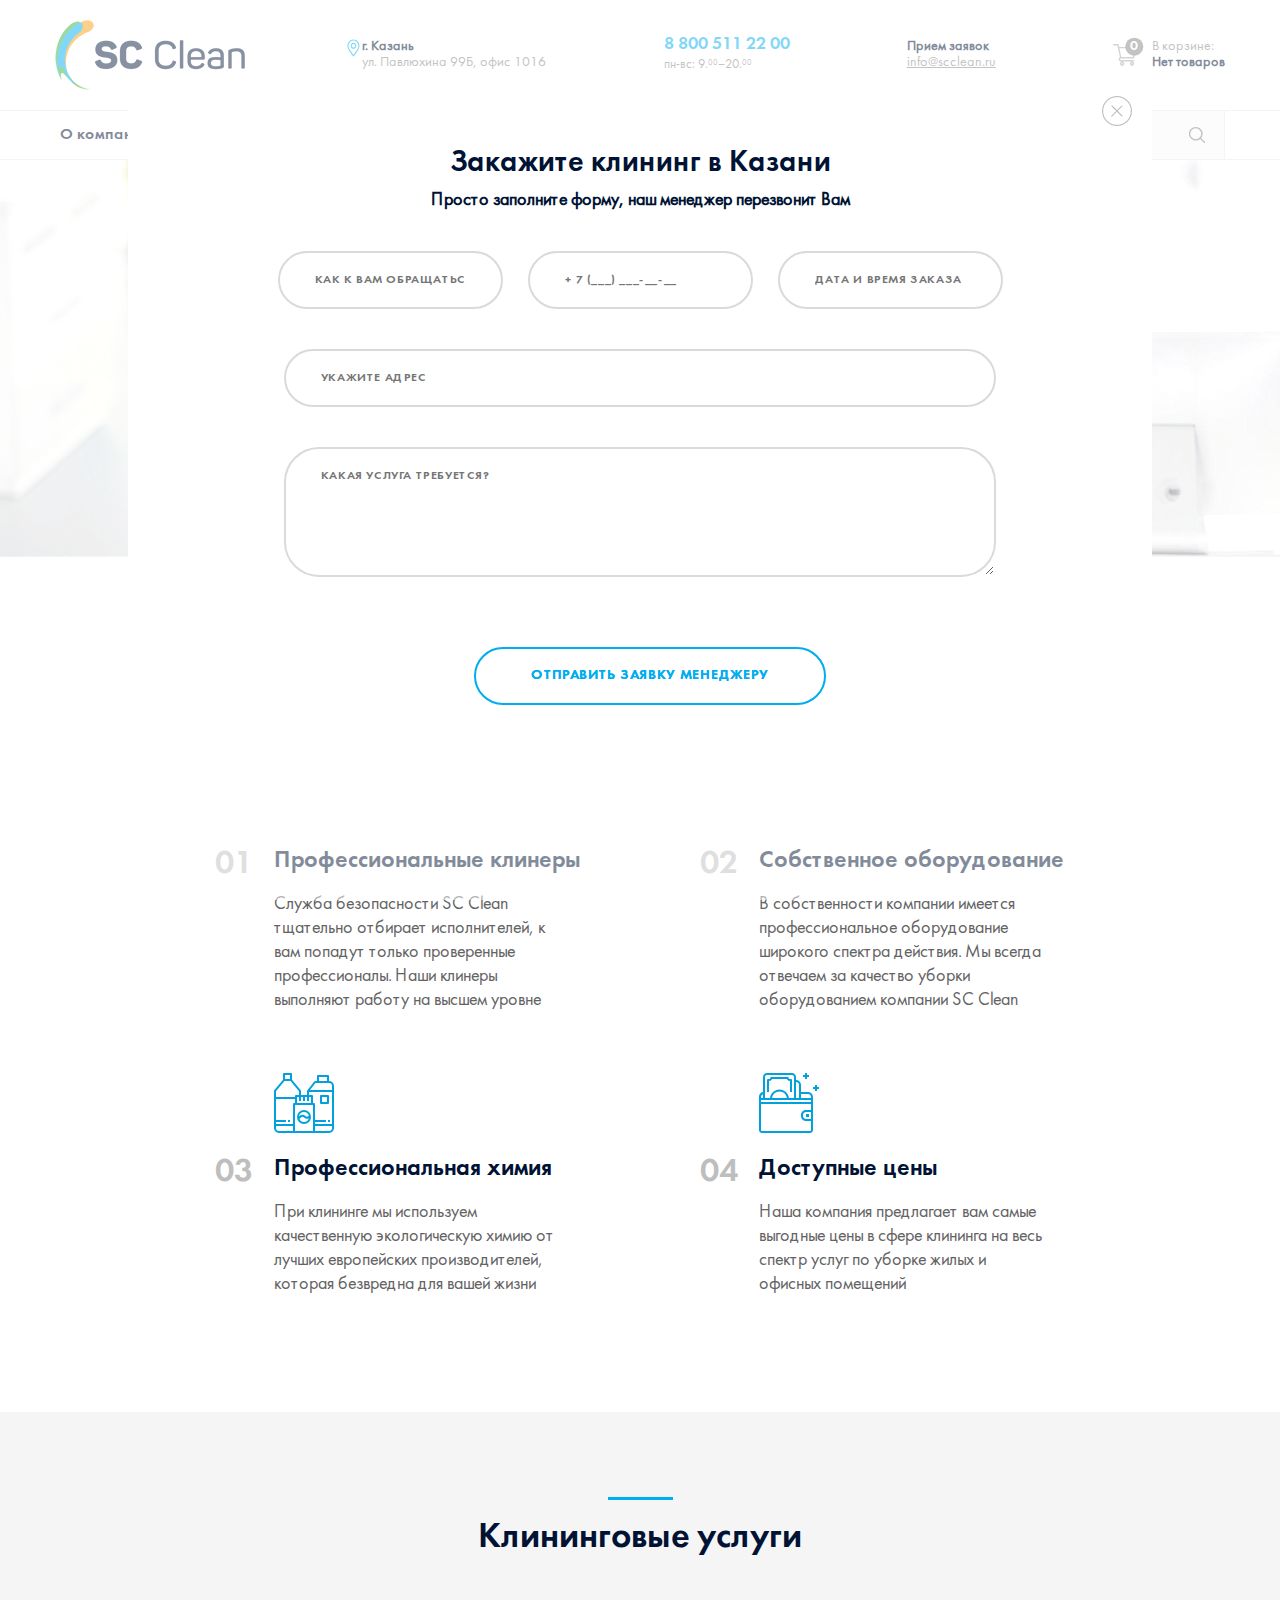
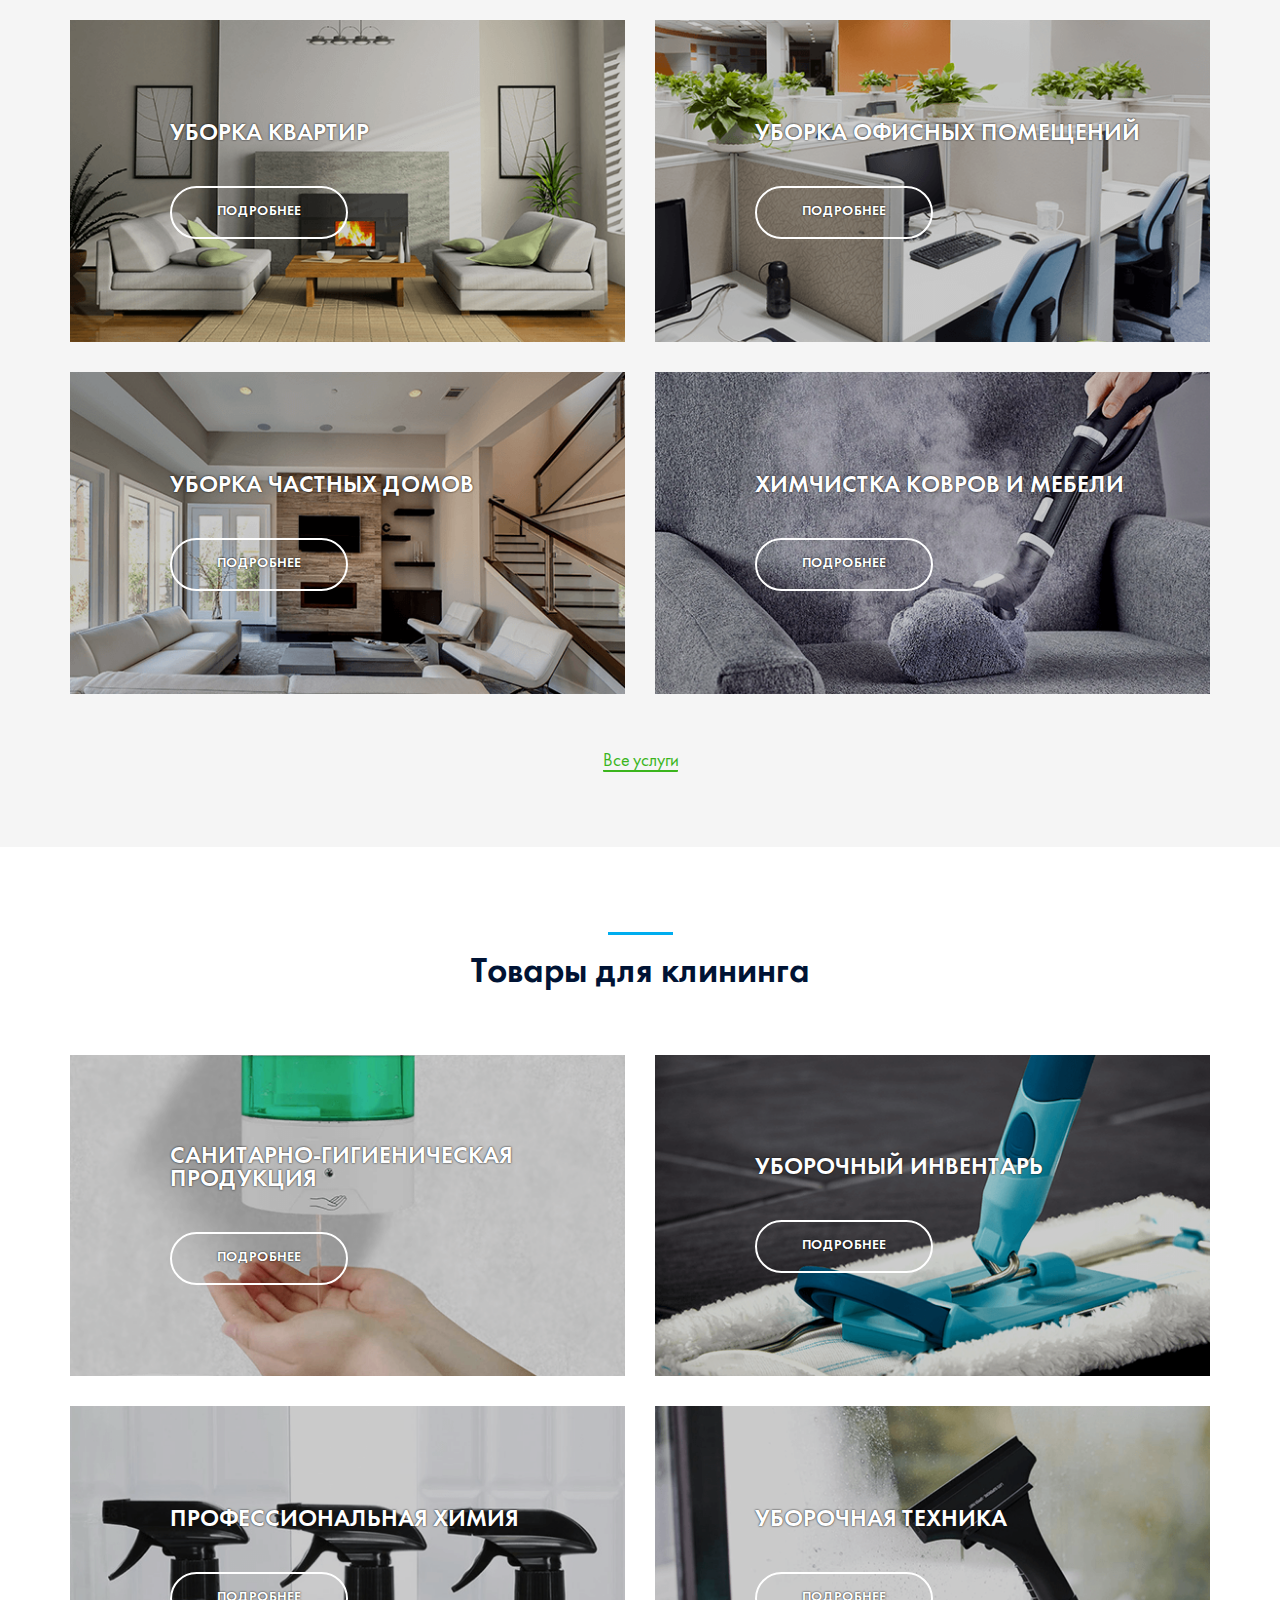
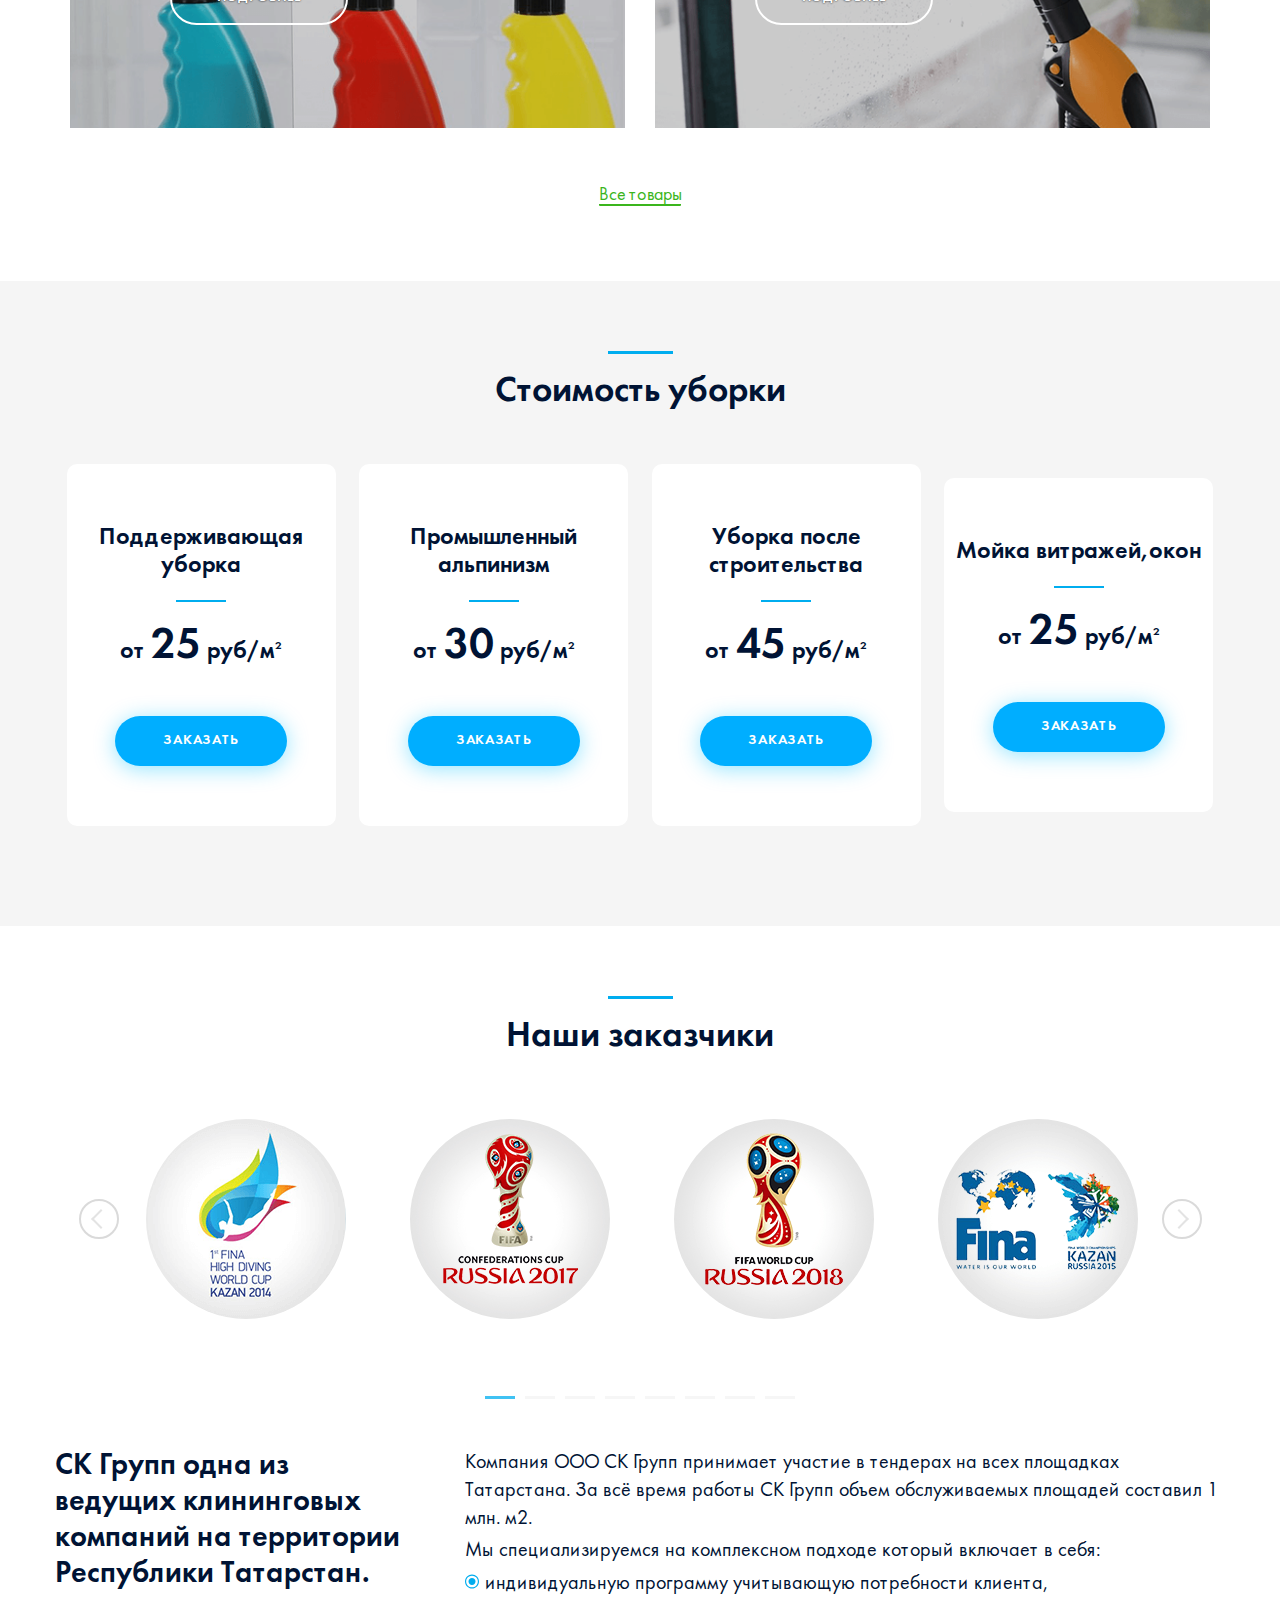
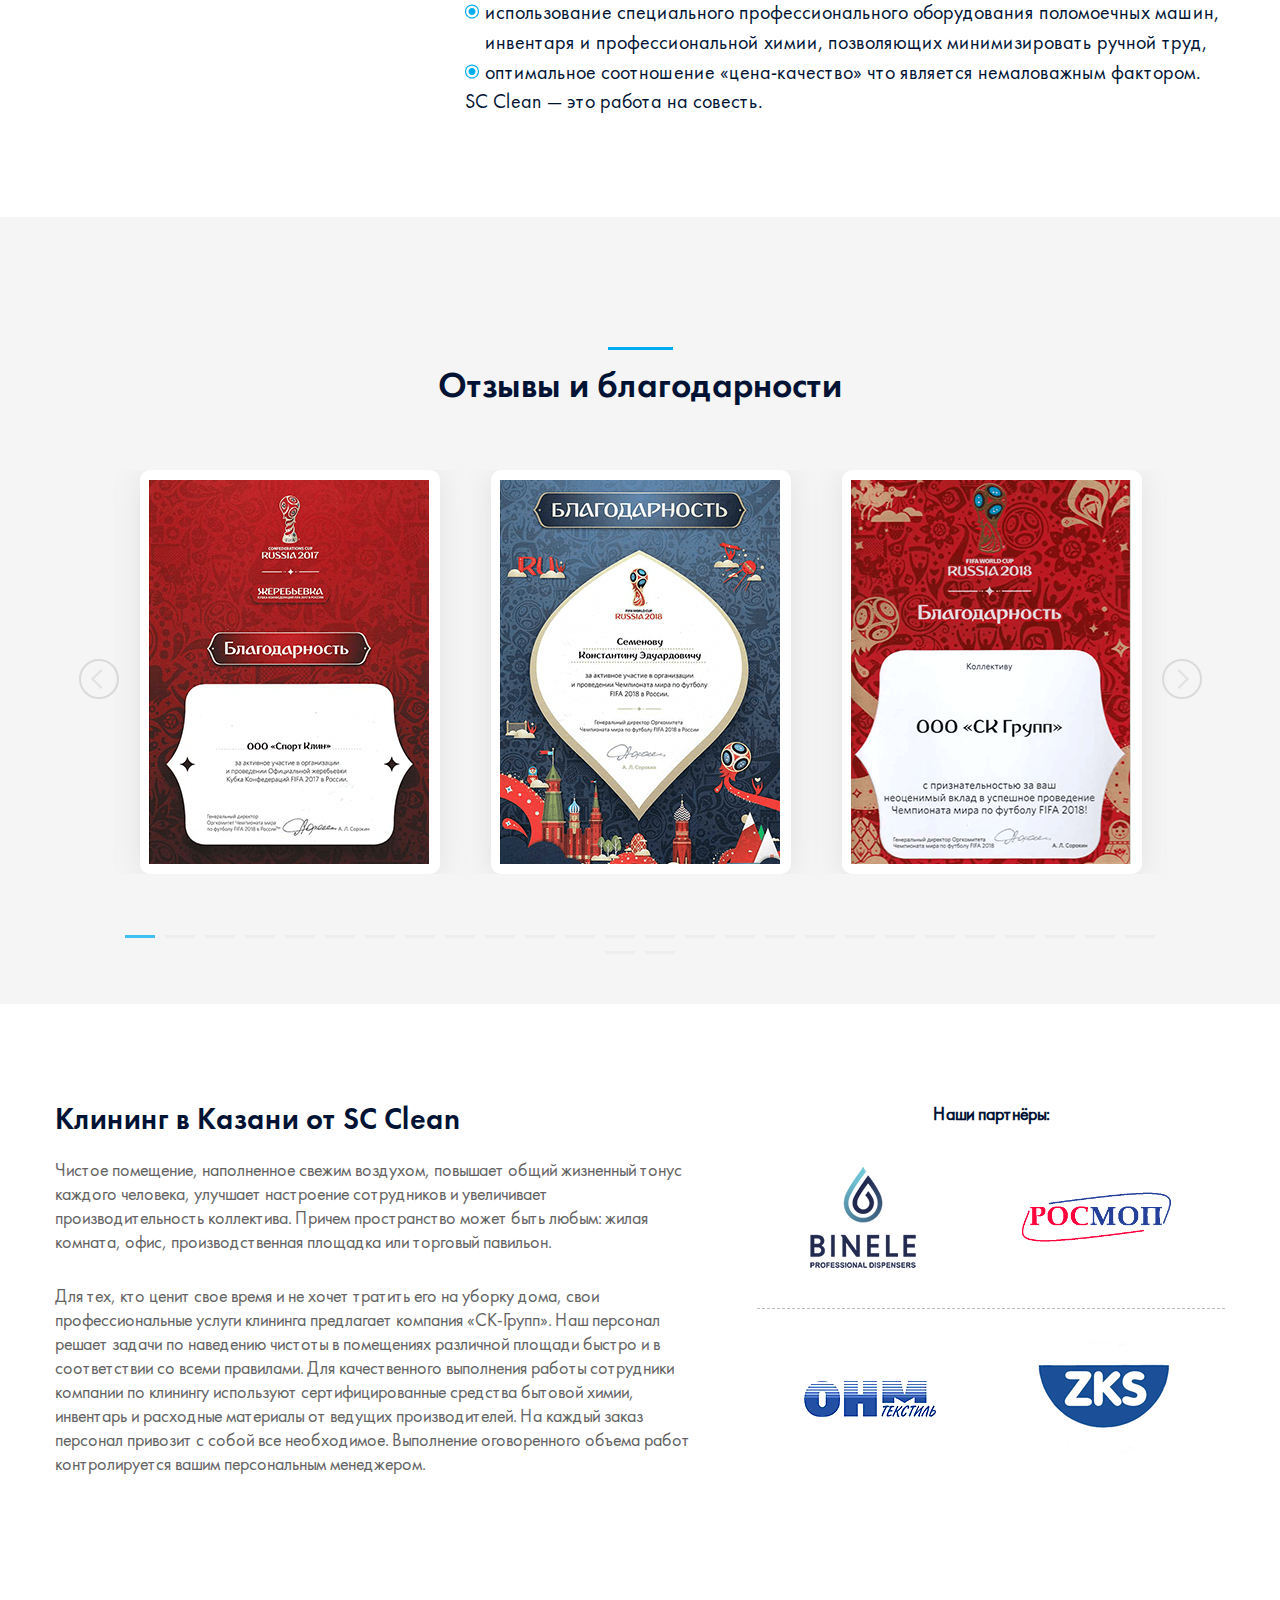
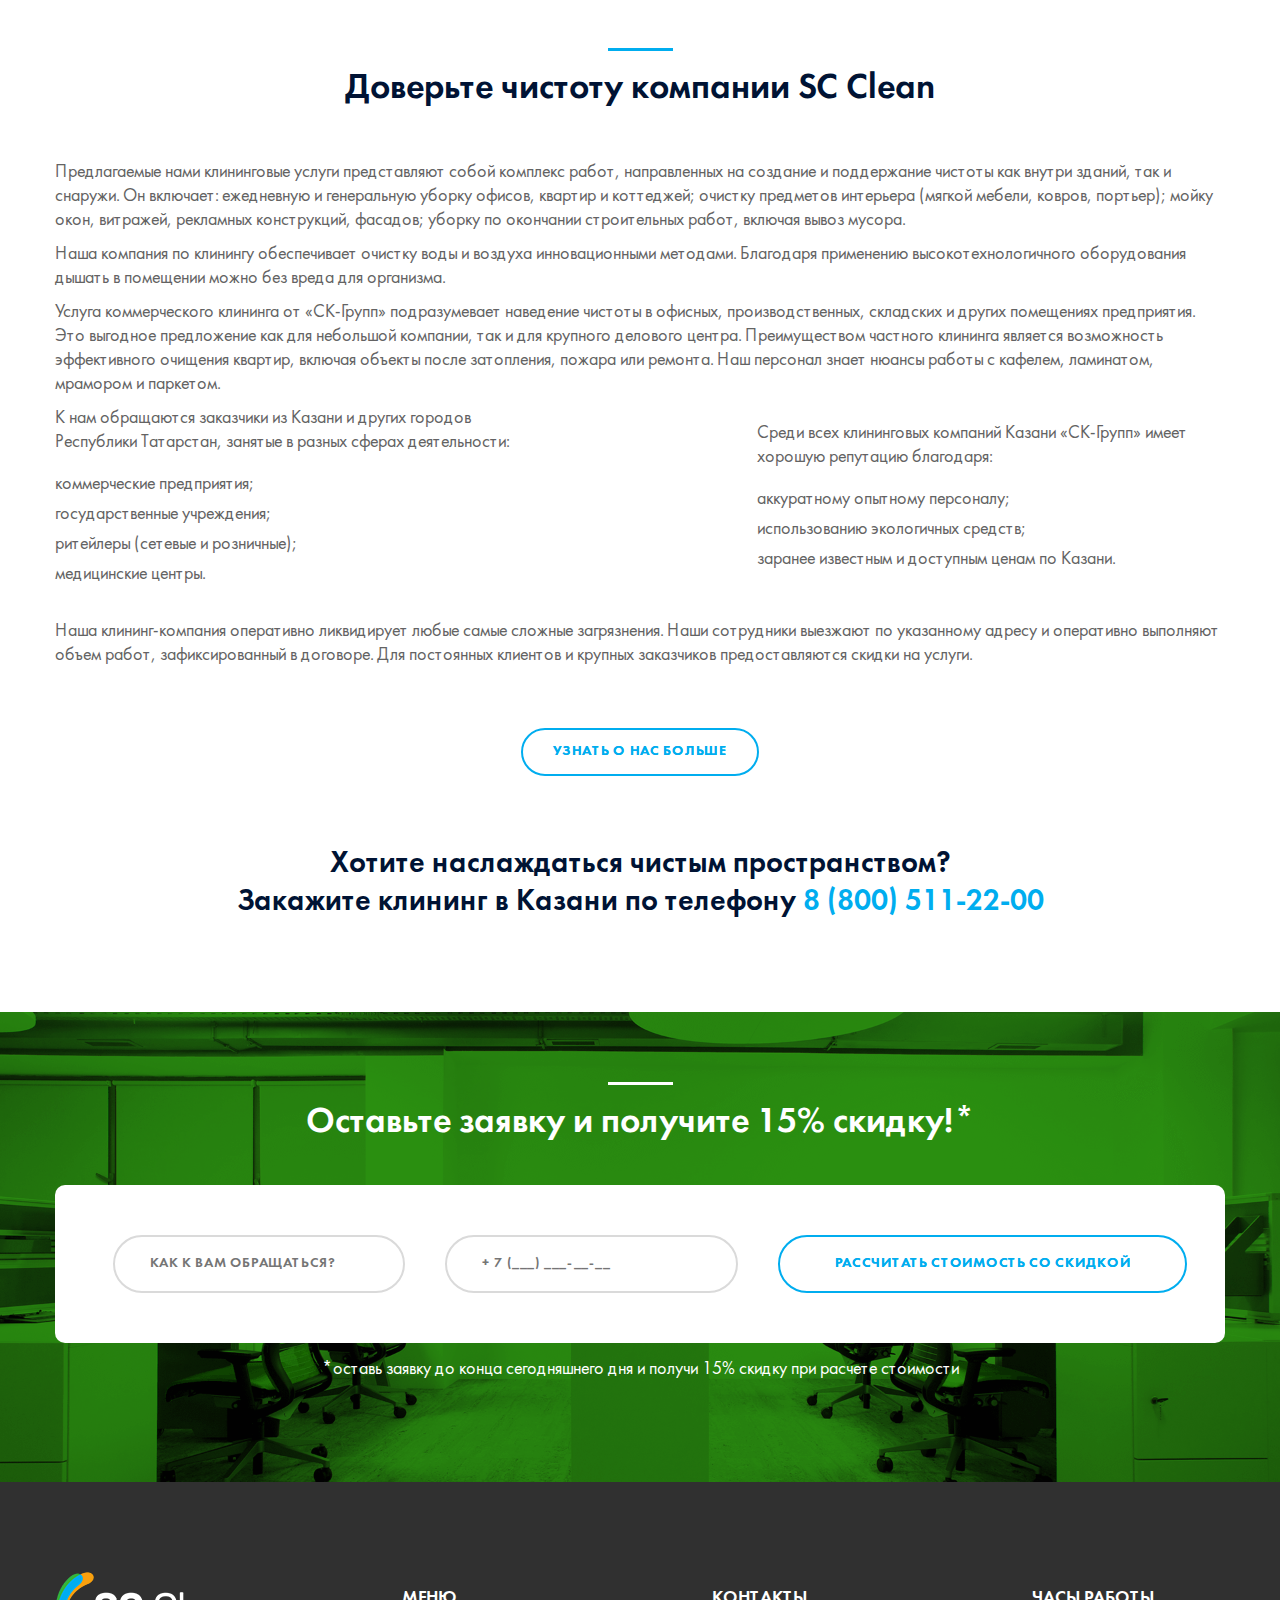
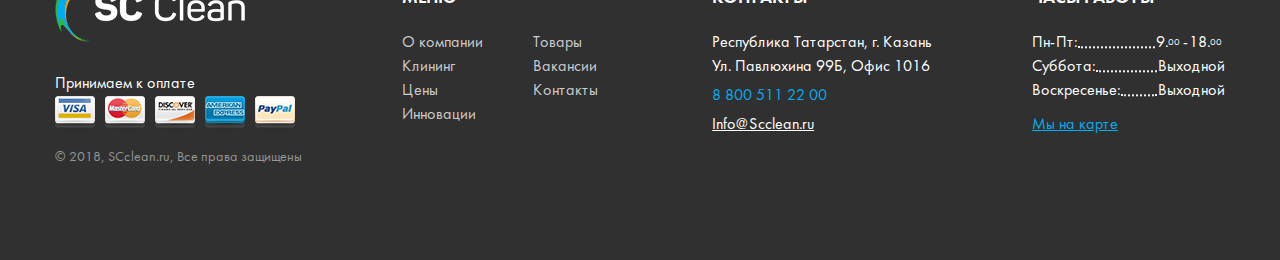
<file: index.html>
<!DOCTYPE html>
<html lang="ru">
<head>
    <meta charset="UTF-8">
    <title>SC Clean</title>
    <meta name="viewport" content="width=device-width, initial-scale=1, maximum-scale=1">
    <link rel="stylesheet" type="text/css" href="src/app/slick/slick.css">
    <link rel="stylesheet" type="text/css" href="src/app/slick/slick-theme.css">
    <link rel="stylesheet" type="text/css" href="src/css/style.css">
    <link rel="stylesheet" type="text/css" href="src/css/media.css">
    <link rel="icon" href="src/img/favicon.png" sizes="16x16">
</head>
<body>
<header class="header">
    <div class="menu__pop-up">
        <div class="menu__background">
        </div>
        <div class="menu__wrap">
            <div class="menu__header">
                <img class="header__logo" src="src/img/header/logo.png" alt="">
                <a class="header__close" href="#">
                    <img src="src/img/close.svg" alt="">
                </a>
            </div>
            <div class="menu__body">
                <ul class="nav__points">
                    <li class="nav__point">
                        <a class="nav__link" href="">О компании</a>
                    </li>
                    <li class="nav__point">
                        <a class="nav__link" href="">Клининг</a>
                        <svg class="nav__put_in" xmlns="http://www.w3.org/2000/svg" width="9" height="4" viewBox="0 0 9 4"><g><g>
                            <path d="M4.4 2.676L1.48.318C1.18.076.894.076.62.318.322.539.322.78.62 1.043l3.368 2.902c.297.222.572.222.824 0L8.18 1.043c.298-.262.298-.504 0-.725-.298-.262-.573-.262-.825 0z"/></g></g>
                        </svg>
                        <ul class="nav__pop_up">
                            <li class="pop_up__point">
                                <a class="pop_up__link" href="">Коммерческий клининг</a>
                            </li>
                            <li class="pop_up__point">
                                <a class="pop_up__link" href="">Уборка территории</a>
                                <svg class="pop_up__put_in" xmlns="http://www.w3.org/2000/svg" width="9" height="4" viewBox="0 0 9 4"><g><g>
                                    <path d="M4.4 2.676L1.48.318C1.18.076.894.076.62.318.322.539.322.78.62 1.043l3.368 2.902c.297.222.572.222.824 0L8.18 1.043c.298-.262.298-.504 0-.725-.298-.262-.573-.262-.825 0z"/></g></g>
                                </svg>
                                <ul class="nav__deep_pop_up">
                                    <li class="deep_pop_up__point">
                                        <a href="#" class="deep_pop_up__link">Уборка снега с территории</a>
                                    </li>
                                </ul>
                            </li>
                            <li class="pop_up__point">
                                <a class="pop_up__link" href="">Химчистка ковров и мягкой мебели</a>
                            </li>
                            <li class="pop_up__point">
                                <a class="pop_up__link" href="">Услуги по уборке квартир</a>
                            </li>
                            <li class="pop_up__point">
                                <a class="pop_up__link" href="">Клининг после ремонта и строительства</a>
                                <svg class="pop_up__put_in" xmlns="http://www.w3.org/2000/svg" width="9" height="4" viewBox="0 0 9 4"><g><g>
                                    <path d="M4.4 2.676L1.48.318C1.18.076.894.076.62.318.322.539.322.78.62 1.043l3.368 2.902c.297.222.572.222.824 0L8.18 1.043c.298-.262.298-.504 0-.725-.298-.262-.573-.262-.825 0z"/></g></g>
                                </svg>
                            </li>
                            <li class="pop_up__point">
                                <a class="pop_up__link" href="">Уборка коттеджей</a>
                            </li>
                            <li class="pop_up__point">
                                <a class="pop_up__link" href="">Уборка домов</a>
                            </li>
                            <li class="pop_up__point">
                                <a class="pop_up__link" href="">Уборка офисов</a>
                            </li>
                        </ul>
                    </li>
                    <li class="nav__point">
                        <a class="nav__link" href="">Цены</a>
                    </li>
                    <li class="nav__point">
                        <a class="nav__link" href="">Инновации</a>
                        <svg class="nav__put_in" xmlns="http://www.w3.org/2000/svg" width="9" height="4" viewBox="0 0 9 4"><g><g>
                            <path d="M4.4 2.676L1.48.318C1.18.076.894.076.62.318.322.539.322.78.62 1.043l3.368 2.902c.297.222.572.222.824 0L8.18 1.043c.298-.262.298-.504 0-.725-.298-.262-.573-.262-.825 0z"/></g></g>
                        </svg>
                    </li>
                    <li class="nav__point">
                        <a class="nav__link" href="category.html">Товары</a>
                        <svg class="nav__put_in" xmlns="http://www.w3.org/2000/svg" width="9" height="4" viewBox="0 0 9 4"><g><g>
                            <path d="M4.4 2.676L1.48.318C1.18.076.894.076.62.318.322.539.322.78.62 1.043l3.368 2.902c.297.222.572.222.824 0L8.18 1.043c.298-.262.298-.504 0-.725-.298-.262-.573-.262-.825 0z"/></g></g>
                        </svg>
                    </li>
                    <li class="nav__point">
                        <a class="nav__link" href="">Вакансии</a>
                    </li>
                    <li class="nav__point">
                        <a class="nav__link" href="contacts.html">Контакты</a>
                    </li>
                </ul>
            </div>
            <div class="menu__footer">
                <div class="footer__wrap">
                    <a href="tel:8 800 511 22 00" class="footer__number">8 800 511 22 00</a>
                    <span class="footer__time">пн-вс: 9.<sup>00</sup>–20.<sup>00</sup></span>
                </div>
            </div>
        </div>
    </div>
    <div class="header__info">
        <div class="header__logo">
            <a href="index.html"><img src="src/img/header/logo.png" alt=""></a>
        </div>
        <div class="header__address">
            <span class="address__city">г. Казань</span>
            <span class="address__street">ул. Павлюхина 99Б, офис 1016</span>
        </div>
        <div class="header__phone">
            <a href="tel:88005112200" class="phone__number">8 800 511 22 00</a>
            <span class="phone__time">пн-вс: 9.<sup>00</sup>–20.<sup>00</sup></span>
        </div>
        <div class="header__mail">
            <span class="mail__text">Прием заявок</span>
            <a href="mailto:info@scclean.ru" class="mail__address">info@scclean.ru</a>
        </div>
        <div class="header__cart">
            <div class="cart__icon">
                <div class="icon__wrap">
                    <img class="icon__img" src="src/img/header/cart_icon.svg" alt="">
                    <span class="icon__number">0</span>
                </div>
            </div>
            <div class="cart__text">
                <span class="text__intro">В корзине:</span>
                <span class="text__amount">Нет товаров</span>
            </div>
            <div class="cart__preview">
                <span class="preview__title">
                    Корзина
                </span>
                <div class="preview__item">
                    <img src="src/img/item1.png" alt="" class="item__img">
                    <a href="#" class="item__desc">Диспенсер Binelle sFoam для мыла-пены наливной SF01BW</a>
                    <span class="item__price">840 р.-</span>
                    <button class="item__delete"></button>
                </div>
                <div class="preview__item">
                    <img src="src/img/item1.png" alt="" class="item__img">
                    <a href="#" class="item__desc">Диспенсер Binelle sFoam для мыла-пены наливной SF01BW</a>
                    <span class="item__price">840 р.-</span>
                    <button class="item__delete"></button>
                </div>
                <div class="preview__footer">
                    <div class="footer__total">
                        <span class="total__title">Итог</span>
                        <div class="total__price">3 790 р.-</div>
                    </div>
                    <a href="#" class="footer__button">перейти в корзину</a>
                </div>
            </div>
        </div>
    </div>
    <nav class="header__nav">
        <div class="nav__wrap">
            <a class="nav__menu" href="#">
                <img src="src/img/menu.svg" alt="">
                Меню
            </a>
            <ul class="nav__points">
                <li class="nav__point">
                    <a class="nav__link" href="">О компании</a>
                </li>
                <li class="nav__point">
                    <a class="nav__link" href="">Клининг</a>
                    <svg class="nav__put_in" xmlns="http://www.w3.org/2000/svg" width="9" height="4" viewBox="0 0 9 4"><g><g>
                        <path d="M4.4 2.676L1.48.318C1.18.076.894.076.62.318.322.539.322.78.62 1.043l3.368 2.902c.297.222.572.222.824 0L8.18 1.043c.298-.262.298-.504 0-.725-.298-.262-.573-.262-.825 0z"/></g></g>
                    </svg>
                    <ul class="nav__pop_up">
                        <li class="pop_up__point">
                            <a class="pop_up__link" href="">Коммерческий клининг</a>
                        </li>
                        <li class="pop_up__point">
                            <a class="pop_up__link" href="">Уборка территории</a>
                            <svg class="pop_up__put_in" xmlns="http://www.w3.org/2000/svg" width="9" height="4" viewBox="0 0 9 4"><g><g>
                                <path d="M4.4 2.676L1.48.318C1.18.076.894.076.62.318.322.539.322.78.62 1.043l3.368 2.902c.297.222.572.222.824 0L8.18 1.043c.298-.262.298-.504 0-.725-.298-.262-.573-.262-.825 0z"/></g></g>
                            </svg>
                            <ul class="nav__deep_pop_up">
                                <li class="deep_pop_up__point">
                                    <a href="#" class="deep_pop_up__link">Уборка снега с территории</a>
                                </li>
                            </ul>
                        </li>
                        <li class="pop_up__point">
                            <a class="pop_up__link" href="">Химчистка ковров и мягкой мебели</a>
                        </li>
                        <li class="pop_up__point">
                            <a class="pop_up__link" href="">Услуги по уборке квартир</a>
                        </li>
                        <li class="pop_up__point">
                            <a class="pop_up__link" href="">Клининг после ремонта и строительства</a>
                            <svg class="pop_up__put_in" xmlns="http://www.w3.org/2000/svg" width="9" height="4" viewBox="0 0 9 4"><g><g>
                                <path d="M4.4 2.676L1.48.318C1.18.076.894.076.62.318.322.539.322.78.62 1.043l3.368 2.902c.297.222.572.222.824 0L8.18 1.043c.298-.262.298-.504 0-.725-.298-.262-.573-.262-.825 0z"/></g></g>
                            </svg>
                        </li>
                        <li class="pop_up__point">
                            <a class="pop_up__link" href="">Уборка коттеджей</a>
                        </li>
                        <li class="pop_up__point">
                            <a class="pop_up__link" href="">Уборка домов</a>
                        </li>
                        <li class="pop_up__point">
                            <a class="pop_up__link" href="">Уборка офисов</a>
                        </li>
                    </ul>
                </li>
                <li class="nav__point">
                    <a class="nav__link" href="">Цены</a>
                </li>
                <li class="nav__point">
                    <a class="nav__link" href="">Инновации</a>
                    <svg class="nav__put_in" xmlns="http://www.w3.org/2000/svg" width="9" height="4" viewBox="0 0 9 4"><g><g>
                        <path d="M4.4 2.676L1.48.318C1.18.076.894.076.62.318.322.539.322.78.62 1.043l3.368 2.902c.297.222.572.222.824 0L8.18 1.043c.298-.262.298-.504 0-.725-.298-.262-.573-.262-.825 0z"/></g></g>
                    </svg>
                </li>
                <li class="nav__point">
                    <a class="nav__link" href="category.html">Товары</a>
                    <svg class="nav__put_in" xmlns="http://www.w3.org/2000/svg" width="9" height="4" viewBox="0 0 9 4"><g><g>
                        <path d="M4.4 2.676L1.48.318C1.18.076.894.076.62.318.322.539.322.78.62 1.043l3.368 2.902c.297.222.572.222.824 0L8.18 1.043c.298-.262.298-.504 0-.725-.298-.262-.573-.262-.825 0z"/></g></g>
                    </svg>
                </li>
                <li class="nav__point">
                    <a class="nav__link" href="">Вакансии</a>
                </li>
                <li class="nav__point">
                    <a class="nav__link" href="contacts.html">Контакты</a>
                </li>
            </ul>
            <form class="nav__search">
                <input class="search__input" placeholder="Поиск по сайту ..." type="text">
                <input class="search__submit" type="submit" value=" ">
            </form>
        </div>
    </nav>
</header>
<main class="main">
    <section class="request__background active">
        <div class="request__wrap main__form">
            <button class="request__close"></button>
            <h3 class="request__title">Закажите клининг в Казани</h3>
            <span class="request__subtitle">Просто заполните форму, наш менеджер перезвонит Вам</span>
            <form action="" class="form__box">
                <input type="text" class="form__input--small" placeholder="Как к вам обращаться?">
                <input type="text" class="form__input--small" placeholder="+ 7 (___) ___-__-__">
                <input type="text" class="form__input--small" placeholder="Дата и время заказа">
                <input type="text" class="form__input--big" placeholder="укажите Адрес">
                <textarea class="form__input--big" rows="4" placeholder="Какая услуга требуется?"></textarea>
                <input type="submit" class="form__button" value="Отправить заявку менеджеру">
            </form>
        </div>
    </section>
    <section class="map__background">

    </section>
    <section class="main__intro">
        <div class="main__wrap">
            <h1 class="intro__title">SC Clean <br> наведёт порядок</h1>
            <span class="intro__subtitle">
                Профессиональная уборка и чистка  помещений в Казани
            </span>
            <button class="intro__button">заказать уборку</button>
        </div>
    </section>
    <section class="main__why_us">
        <h2 class="why_us__title">
            <hr>Почему мы лучше?
        </h2>
        <div class="why_us__wrap">
            <div class="why_us__box">
                <div class="box__img">
                    <img src="src/img/why_us/clinig_icon.svg" alt="">
                </div>
                <div class="box__title">
                    Профессиональные клинеры
                </div>
                <div class="box__desc">
                    Служба безопасности SC Clean тщательно отбирает исполнителей,
                    к вам попадут только проверенные профессионалы. Наши клинеры выполняют работу на высшем уровне
                </div>
            </div>
            <div class="why_us__box">
                <div class="box__img">
                    <img src="src/img/why_us/stuff_icon.svg" alt="">
                </div>
                <div class="box__title">
                    Собственное оборудование
                </div>
                <div class="box__desc">
                    В собственности компании имеется профессиональное оборудование широкого спектра действия. Мы всегда отвечаем за качество уборки оборудованием компании SC Clean
                </div>
            </div>
            <div class="why_us__box">
                <div class="box__img">
                    <img src="src/img/why_us/himical_icon.svg" alt="">
                </div>
                <div class="box__title">
                    Профессиональная химия
                </div>
                <div class="box__desc">
                    При клининге мы используем качественную экологическую химию от лучших европейских производителей,  которая безвредна для вашей жизни
                </div>
            </div>
            <div class="why_us__box">
                <div class="box__img">
                    <img src="src/img/why_us/price_icon.svg" alt="">
                </div>
                <div class="box__title">
                    Доступные цены
                </div>
                <div class="box__desc">
                    Наша компания предлагает вам самые выгодные цены в сфере клининга на весь спектр услуг по уборке жилых и офисных помещений
                </div>
            </div>
        </div>
    </section>
    <section class="main__service">
        <h2 class="service__title">
            <hr>Клининговые услуги
        </h2>
        <div class="service__wrap">
            <div class="service__box">
                <img class="box__img" src="src/img/service/apartment.png" alt="">
                <div class="box__wrap">
                    <h2 class="box__title">уборка квартир</h2>
                    <a href="#" class="box__button">Подробнее</a>
                </div>
            </div>
            <div class="service__box">
                <img class="box__img" src="src/img/service/office.png" alt="">
                <div class="box__wrap">
                    <h2 class="box__title">уборка офисных помещений</h2>
                    <a href="#" class="box__button">Подробнее</a>
                </div>
            </div>
            <div class="service__box">
                <img class="box__img" src="src/img/service/house.png" alt="">
                <div class="box__wrap">
                    <h2 class="box__title">уборка частных домов</h2>
                    <a href="#" class="box__button">Подробнее</a>
                </div>
            </div>
            <div class="service__box">
                <img class="box__img" src="src/img/service/cleaning.png" alt="">
                <div class="box__wrap">
                    <h2 class="box__title">Химчистка ковров и мебели</h2>
                    <a href="#" class="box__button">Подробнее</a>
                </div>
            </div>
        </div>
        <a class="service__more" href="#">Все услуги</a>
    </section>
    <section class="main__goods">
        <h2 class="goods__title">
            <hr>Товары для клининга
        </h2>
        <div class="goods__wrap">
            <div class="goods__box">
                <img class="box__img" src="src/img/goods/san_prod.png" alt="">
                <div class="box__wrap">
                    <h2 class="box__title">Санитарно-Гигиеническая <br>
                        Продукция</h2>
                    <a href="#" class="box__button">Подробнее</a>
                </div>
            </div>
            <div class="goods__box">
                <img class="box__img" src="src/img/goods/cleaning_stuff.png" alt="">
                <div class="box__wrap">
                    <h2 class="box__title">Уборочный Инвентарь</h2>
                    <a href="#" class="box__button">Подробнее</a>
                </div>
            </div>
            <div class="goods__box">
                <img class="box__img" src="src/img/goods/chimical.png" alt="">
                <div class="box__wrap">
                    <h2 class="box__title">Профессиональная Химия</h2>
                    <a href="#" class="box__button">Подробнее</a>
                </div>
            </div>
            <div class="goods__box">
                <img class="box__img" src="src/img/goods/cleaning_inv.png" alt="">
                <div class="box__wrap">
                    <h2 class="box__title">Уборочная Техника</h2>
                    <a href="#" class="box__button">Подробнее</a>
                </div>
            </div>
        </div>
        <a class="goods__more" href="#">Все товары</a>
    </section>
    <section class="main__price">
        <h2 class="price__title">
            <hr>Стоимость уборки
        </h2>
        <div class="price__wrap">
            <div class="price__box">
                <span class="box__title">Поддерживающая уборка</span>
                <hr class="box__splash">
                <span class="box__desc">от <b>25</b> руб/м <sup>2</sup></span>
                <a class="box__button" href="#">заказать</a>
            </div>
            <div class="price__box">
                <span class="box__title">Промышленный альпинизм</span>
                <hr class="box__splash">
                <span class="box__desc">от <b>30</b> руб/м <sup>2</sup></span>
                <a class="box__button" href="#">заказать</a>
            </div>
            <div class="price__box">
                <span class="box__title">Уборка после строительства</span>
                <hr class="box__splash">
                <span class="box__desc">от <b>45</b> руб/м <sup>2</sup></span>
                <a class="box__button" href="#">заказать</a>
            </div>
            <div class="price__box">
                <span class="box__title">Мойка витражей,окон </span>
                <hr class="box__splash">
                <span class="box__desc">от <b>25</b> руб/м <sup>2</sup></span>
                <a class="box__button" href="#">заказать</a>
            </div>
        </div>
    </section>
    <section class="main__clients">
        <h2 class="clients__title">
            <hr>Наши заказчики
        </h2>
        <div class="clients__slider">
            <div class="clients__img">
                <img src="src/img/clients/1.png" alt="">
            </div>
            <div class="clients__img">
                <img src="src/img/clients/2.png" alt="">
            </div>
            <div class="clients__img">
                <img src="src/img/clients/3.png" alt="">
            </div>
            <div class="clients__img">
                <img src="src/img/clients/4.png" alt="">
            </div>
            <div class="clients__img">
                <img src="src/img/clients/5.png" alt="">
            </div>
            <div class="clients__img">
                <img src="src/img/clients/6.png" alt="">
            </div>
            <div class="clients__img">
                <img src="src/img/clients/7.png" alt="">
            </div>
            <div class="clients__img">
                <img src="src/img/clients/8.png" alt="">
            </div>
        </div>
        <div class="clients__text">
            <h3 class="text__title">
                СК Групп одна из ведущих клининговых компаний на территории Республики Татарстан.
            </h3>
            <div class="text__desc">
                <span>
                    Компания ООО СК Групп принимает участие в тендерах на всех площадках Татарстана. За всё время работы СК Групп объем обслуживаемых площадей составил 1 млн. м2.
                </span>
                <ul> Мы специализируемся на комплексном подходе который включает в себя:
                    <li>
                        индивидуальную программу учитывающую потребности клиента,
                    </li>
                    <li>
                        использование специального профессионального оборудования поломоечных машин, инвентаря и профессиональной химии, позволяющих минимизировать ручной труд,
                    </li>
                    <li>
                        оптимальное соотношение «цена-качество» что является немаловажным фактором.
                    </li>
                </ul>
                <span>
                    SC Clean — это работа на совесть.
                </span>
            </div>
        </div>
    </section>
    <section class="main__reviews">
        <div class="reviews__wrap">
            <h2 class="reviews__title">
                <hr>Отзывы и благодарности
            </h2>
            <div class="reviews__slider">
                <div class="reviews__img">
                    <div class="img__wrap">
                        <img src="src/img/reviews/1.png" alt="">
                    </div>
                </div>
                <div class="reviews__img">
                    <div class="img__wrap">
                    <img src="src/img/reviews/2.png" alt="">
                    </div>
                </div>
                <div class="reviews__img">
                    <div class="img__wrap">
                    <img src="src/img/reviews/3.png" alt="">
                    </div>
                </div>
                <div class="reviews__img">
                    <div class="img__wrap">
                    <img src="src/img/reviews/4.png" alt="">
                    </div>
                </div>
                <div class="reviews__img">
                    <div class="img__wrap">
                    <img src="src/img/reviews/5.png" alt="">
                    </div>
                </div>
                <div class="reviews__img">
                    <div class="img__wrap">
                    <img src="src/img/reviews/6.png" alt="">
                    </div>
                </div>
                <div class="reviews__img">
                    <div class="img__wrap">
                    <img src="src/img/reviews/7.png" alt="">
                    </div>
                </div>
                <div class="reviews__img">
                    <div class="img__wrap">
                    <img src="src/img/reviews/8.png" alt="">
                    </div>
                </div>
                <div class="reviews__img">
                    <div class="img__wrap">
                    <img src="src/img/reviews/9.png" alt="">
                    </div>
                </div>
                <div class="reviews__img">
                    <div class="img__wrap">
                    <img src="src/img/reviews/10.png" alt="">
                    </div>
                </div>
                <div class="reviews__img">
                    <div class="img__wrap">
                    <img src="src/img/reviews/11.png" alt="">
                    </div>
                </div>
                <div class="reviews__img">
                    <div class="img__wrap">
                    <img src="src/img/reviews/12.png" alt="">
                    </div>
                </div>
                <div class="reviews__img">
                    <div class="img__wrap">
                    <img src="src/img/reviews/13.png" alt="">
                    </div>
                </div>
                <div class="reviews__img">
                    <div class="img__wrap">
                    <img src="src/img/reviews/14.png" alt="">
                    </div>
                </div>
                <div class="reviews__img">
                    <div class="img__wrap">
                    <img src="src/img/reviews/15.png" alt="">
                    </div>
                </div>
                <div class="reviews__img">
                    <div class="img__wrap">
                    <img src="src/img/reviews/16.png" alt="">
                    </div>
                </div>
                <div class="reviews__img">
                    <div class="img__wrap">
                    <img src="src/img/reviews/17.png" alt="">
                    </div>
                </div>
                <div class="reviews__img">
                    <div class="img__wrap">
                    <img src="src/img/reviews/18.png" alt="">
                    </div>
                </div>
                <div class="reviews__img">
                    <div class="img__wrap">
                    <img src="src/img/reviews/19.png" alt="">
                    </div>
                </div>
                <div class="reviews__img">
                    <div class="img__wrap">
                    <img src="src/img/reviews/20.png" alt="">
                    </div>
                </div>
                <div class="reviews__img">
                    <div class="img__wrap">
                    <img src="src/img/reviews/21.png" alt="">
                    </div>
                </div>
                <div class="reviews__img">
                    <div class="img__wrap">
                    <img src="src/img/reviews/22.png" alt="">
                    </div>
                </div>
                <div class="reviews__img">
                    <div class="img__wrap">
                    <img src="src/img/reviews/23.png" alt="">
                    </div>
                </div>
                <div class="reviews__img">
                    <div class="img__wrap">
                    <img src="src/img/reviews/24.png" alt="">
                    </div>
                </div>
                <div class="reviews__img">
                    <div class="img__wrap">
                    <img src="src/img/reviews/25.png" alt="">
                    </div>
                </div>
                <div class="reviews__img">
                    <div class="img__wrap">
                    <img src="src/img/reviews/26.png" alt="">
                    </div>
                </div>
                <div class="reviews__img">
                    <div class="img__wrap">
                    <img src="src/img/reviews/27.png" alt="">
                    </div>
                </div>
                <div class="reviews__img">
                    <div class="img__wrap">
                    <img src="src/img/reviews/28.png" alt="">
                    </div>
                </div>
            </div>
        </div>
    </section>
    <section class="main__partners">
        <div class="partners__text">
            <h2 class="partners__title">Клининг в Казани от SC Clean</h2>
            <p class="partners__desc">
                Чистое помещение, наполненное свежим воздухом, повышает общий жизненный тонус каждого человека, улучшает настроение сотрудников и увеличивает производительность коллектива. Причем пространство может быть любым: жилая комната, офис, производственная площадка или торговый павильон.
            </p>
            <p class="partners__desc">
                Для тех, кто ценит свое время и не хочет тратить его на уборку дома, свои профессиональные услуги клининга предлагает компания «СК-Групп».
                Наш персонал решает задачи по наведению чистоты в помещениях различной площади быстро и в соответствии со всеми правилами. Для качественного выполнения работы сотрудники компании по клинингу используют сертифицированные средства бытовой химии, инвентарь и расходные материалы от ведущих производителей. На каждый заказ персонал привозит с собой все необходимое. Выполнение оговоренного объема работ контролируется вашим персональным менеджером.
            </p>
        </div>
        <div class="partners__images">
            <h3 class="images__title">Наши партнёры:</h3>
            <div class="images__box">
                <img src="src/img/partners/бинеле.png" alt="">
                <img src="src/img/partners/росмоп.png" alt="">
            </div>
            <hr class="images__splash">
            <div class="images__box">
                <img src="src/img/partners/онм.png" alt="">
                <img src="src/img/partners/зкс.png" alt="">
            </div>
        </div>
    </section>
    <section class="main__text">
        <h2 class="text__title">
            <hr>Доверьте чистоту компании SC Clean
        </h2>
        <p class="text__desc">
            Предлагаемые нами клининговые услуги представляют собой комплекс работ, направленных на создание и поддержание чистоты как внутри зданий, так и снаружи. Он включает: ежедневную и генеральную уборку офисов, квартир и коттеджей; очистку предметов интерьера (мягкой мебели, ковров, портьер);
            мойку окон, витражей, рекламных конструкций, фасадов; уборку по окончании строительных работ, включая вывоз мусора.
        </p>
        <p class="text__desc">
            Наша компания по клинингу обеспечивает очистку воды и воздуха инновационными методами. Благодаря применению высокотехнологичного оборудования дышать в помещении можно без вреда для организма.
        </p>
        <p class="text__desc">
            Услуга коммерческого клининга от «СК-Групп» подразумевает наведение чистоты в офисных, производственных, складских и других помещениях предприятия. Это выгодное предложение как для небольшой компании, так и для крупного делового центра.
            Преимуществом частного клининга является возможность эффективного очищения квартир, включая объекты после затопления, пожара или ремонта. Наш персонал знает нюансы работы с кафелем, ламинатом, мрамором и паркетом.
        </p>
        <div class="text__box">
            <ul class="text__list">
            <span class="text__list__title">
                К нам обращаются заказчики из Казани и других городов Республики Татарстан, занятые в разных сферах деятельности:
            </span>
                <li>
                    коммерческие предприятия;
                </li>
                <li>
                    государственные учреждения;
                </li>
                <li>
                    ритейлеры (сетевые и розничные);
                </li>
                <li>
                    медицинские центры.
                </li>
            </ul>
            <ul class="text__list">
            <span class="text__list__title">
                Среди всех клининговых компаний Казани «СК-Групп» имеет хорошую репутацию благодаря:
            </span>
                <li>
                    аккуратному опытному персоналу;
                </li>
                <li>
                    использованию экологичных средств;
                </li>
                <li>
                    заранее известным и доступным ценам по Казани.
                </li>
            </ul>
        </div>
        <p class="text__desc">
            Наша клининг-компания оперативно ликвидирует любые самые сложные загрязнения. Наши сотрудники выезжают по указанному адресу и оперативно выполняют объем работ, зафиксированный в договоре. Для постоянных клиентов и крупных заказчиков предоставляются скидки на услуги.
        </p>
        <a class="text__button--blue" href="#">Узнать о нас больше</a>
        <h3 class="text__subtitle">
            Хотите наслаждаться чистым пространством?
            <br>
            Закажите клининг в Казани по телефону <a class="subtitle__link" href="tel:88005112200">8 (800) 511-22-00</a>
        </h3>
    </section>
    <section class="main__request">
        <h2 class="request__title--white">
            <hr>Оставьте заявку и получите 15% скидку!*
        </h2>
        <form action="" class="request__form">
            <input type="text" placeholder="Как к вам обращаться?">
            <input type="text" placeholder="+ 7 (___) ___-__-__">
            <input type="submit" value="Рассчитать стоимость со скидкой">
        </form>
        <span class="request__desc">
            *оставь заявку до конца сегодняшнего дня и получи 15% скидку при расчете стоимости
        </span>
    </section>
</main>
<footer class="footer">
    <div class="footer__wrap">
        <div class="footer__copyright">
            <div class="copyright__logo">
                <img src="src/img/footer/logo_footer.png" alt="">
            </div>
            <div class="copyright__paid">
                <span class="paid__desc">Принимаем к оплате</span>
                <img src="src/img/footer/paid.png" alt="" class="paid__img">
            </div>
            <span class="copyright__desc">
                © 2018, SCclean.ru, Все права защищены
            </span>
        </div>
        <div class="footer__menu">
            <h3 class="menu__title">
                Меню
            </h3>
            <ul class="menu__list">
                <li><a href="#">О компании</a></li>
                <li><a href="#">Клининг</a></li>
                <li><a href="#">Цены</a></li>
                <li><a href="#">Инновации</a></li>
                <li><a href="#">Товары</a></li>
                <li><a href="#">Вакансии</a></li>
                <li><a href="#">Контакты</a></li>
            </ul>
        </div>
        <div class="footer__contacts">
            <h3 class="contacts__title">
                Контакты
            </h3>
            <span class="contacts__address">
                Республика Татарстан, г. Казань <br>
                Ул. Павлюхина 99Б, Офис 1016
            </span>
            <a class="contacts__phone" href="tel:88005112200">
                8 800 511 22 00
            </a>
            <a href="mailto:Info@Scclean.ru" class="contacts__mail">
                Info@Scclean.ru
            </a>
        </div>
        <div class="footer__work_time">
            <h3 class="work_time__title">
                Часы работы
            </h3>
            <div class="work_time__box">
                <div class="box__row">
                    <span>Пн-Пт:</span>
                    <hr class="box__splash">
                    <span>9.<sup>00</sup>-18.<sup>00</sup></span>
                </div>
                <div class="box__row">
                    <span>Суббота:</span>
                    <hr class="box__splash">
                    <span>Выходной</span>
                </div>
                <div class="box__row">
                    <span>Воскресенье:</span>
                    <hr class="box__splash">
                    <span>Выходной</span>
                </div>
            </div>
            <a href="#" class="work_time__link">
                Мы на карте
            </a>
        </div>
    </div>
</footer>
<script src="src/js/jquery.min.js"></script>
<script src="src/app/slick/slick.min.js"></script>
<script src="src/js/scripts.js"></script>
</body>
</html>
</file>
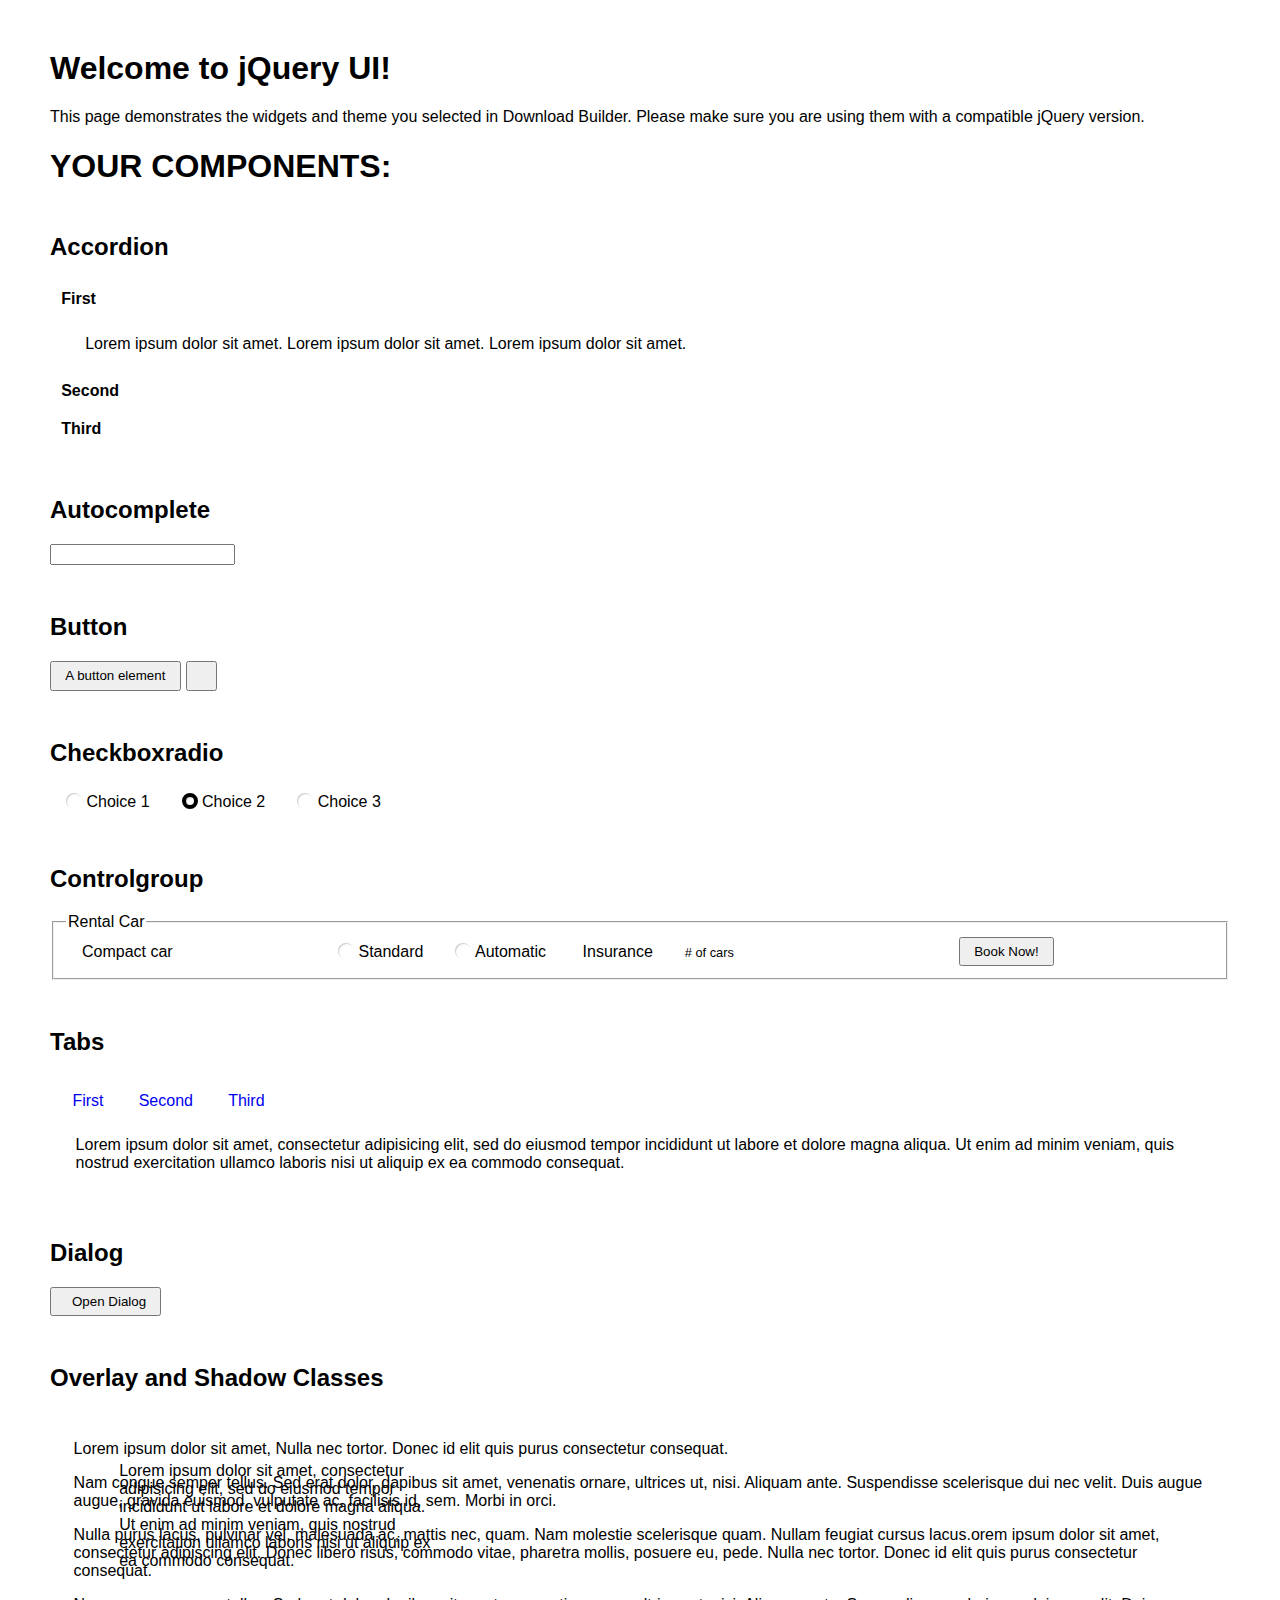
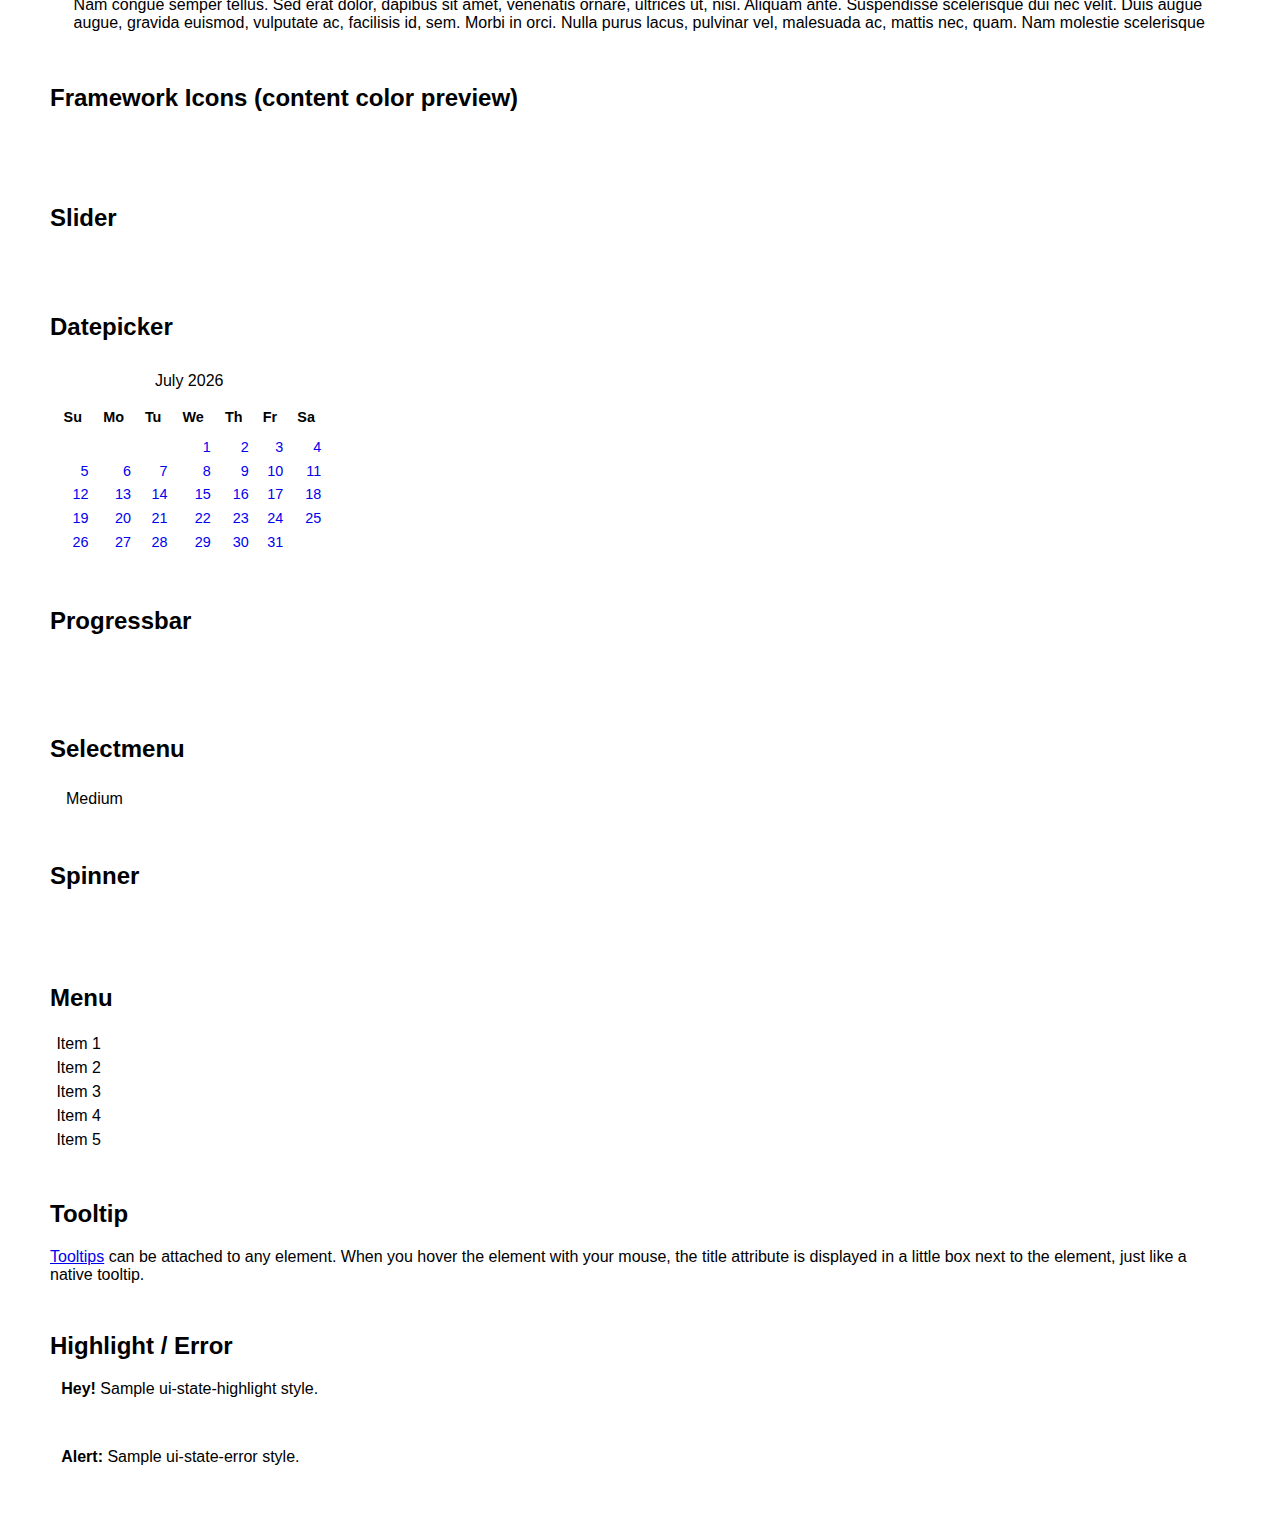
<file: src/app/jquery-ui-1.12.1.custom/index.html>
<!doctype html>
<html lang="us">
<head>
	<meta charset="utf-8">
	<title>jQuery UI Example Page</title>
	<link href="jquery-ui.css" rel="stylesheet">
	<style>
	body{
		font-family: "Trebuchet MS", sans-serif;
		margin: 50px;
	}
	.demoHeaders {
		margin-top: 2em;
	}
	#dialog-link {
		padding: .4em 1em .4em 20px;
		text-decoration: none;
		position: relative;
	}
	#dialog-link span.ui-icon {
		margin: 0 5px 0 0;
		position: absolute;
		left: .2em;
		top: 50%;
		margin-top: -8px;
	}
	#icons {
		margin: 0;
		padding: 0;
	}
	#icons li {
		margin: 2px;
		position: relative;
		padding: 4px 0;
		cursor: pointer;
		float: left;
		list-style: none;
	}
	#icons span.ui-icon {
		float: left;
		margin: 0 4px;
	}
	.fakewindowcontain .ui-widget-overlay {
		position: absolute;
	}
	select {
		width: 200px;
	}
	</style>
</head>
<body>

<h1>Welcome to jQuery UI!</h1>

<div class="ui-widget">
	<p>This page demonstrates the widgets and theme you selected in Download Builder. Please make sure you are using them with a compatible jQuery version.</p>
</div>

<h1>YOUR COMPONENTS:</h1>


<!-- Accordion -->
<h2 class="demoHeaders">Accordion</h2>
<div id="accordion">
	<h3>First</h3>
	<div>Lorem ipsum dolor sit amet. Lorem ipsum dolor sit amet. Lorem ipsum dolor sit amet.</div>
	<h3>Second</h3>
	<div>Phasellus mattis tincidunt nibh.</div>
	<h3>Third</h3>
	<div>Nam dui erat, auctor a, dignissim quis.</div>
</div>



<!-- Autocomplete -->
<h2 class="demoHeaders">Autocomplete</h2>
<div>
	<input id="autocomplete" title="type &quot;a&quot;">
</div>



<!-- Button -->
<h2 class="demoHeaders">Button</h2>
<button id="button">A button element</button>
<button id="button-icon">An icon-only button</button>



<!-- Checkboxradio -->
<h2 class="demoHeaders">Checkboxradio</h2>
<form style="margin-top: 1em;">
	<div id="radioset">
		<input type="radio" id="radio1" name="radio"><label for="radio1">Choice 1</label>
		<input type="radio" id="radio2" name="radio" checked="checked"><label for="radio2">Choice 2</label>
		<input type="radio" id="radio3" name="radio"><label for="radio3">Choice 3</label>
	</div>
</form>



<!-- Controlgroup -->
<h2 class="demoHeaders">Controlgroup</h2>
<fieldset>
	<legend>Rental Car</legend>
	<div id="controlgroup">
		<select id="car-type">
			<option>Compact car</option>
			<option>Midsize car</option>
			<option>Full size car</option>
			<option>SUV</option>
			<option>Luxury</option>
			<option>Truck</option>
			<option>Van</option>
		</select>
		<label for="transmission-standard">Standard</label>
		<input type="radio" name="transmission" id="transmission-standard">
		<label for="transmission-automatic">Automatic</label>
		<input type="radio" name="transmission" id="transmission-automatic">
		<label for="insurance">Insurance</label>
		<input type="checkbox" name="insurance" id="insurance">
		<label for="horizontal-spinner" class="ui-controlgroup-label"># of cars</label>
		<input id="horizontal-spinner" class="ui-spinner-input">
		<button>Book Now!</button>
	</div>
</fieldset>



<!-- Tabs -->
<h2 class="demoHeaders">Tabs</h2>
<div id="tabs">
	<ul>
		<li><a href="#tabs-1">First</a></li>
		<li><a href="#tabs-2">Second</a></li>
		<li><a href="#tabs-3">Third</a></li>
	</ul>
	<div id="tabs-1">Lorem ipsum dolor sit amet, consectetur adipisicing elit, sed do eiusmod tempor incididunt ut labore et dolore magna aliqua. Ut enim ad minim veniam, quis nostrud exercitation ullamco laboris nisi ut aliquip ex ea commodo consequat.</div>
	<div id="tabs-2">Phasellus mattis tincidunt nibh. Cras orci urna, blandit id, pretium vel, aliquet ornare, felis. Maecenas scelerisque sem non nisl. Fusce sed lorem in enim dictum bibendum.</div>
	<div id="tabs-3">Nam dui erat, auctor a, dignissim quis, sollicitudin eu, felis. Pellentesque nisi urna, interdum eget, sagittis et, consequat vestibulum, lacus. Mauris porttitor ullamcorper augue.</div>
</div>



<h2 class="demoHeaders">Dialog</h2>
<p>
	<button id="dialog-link" class="ui-button ui-corner-all ui-widget">
		<span class="ui-icon ui-icon-newwin"></span>Open Dialog
	</button>
</p>

<h2 class="demoHeaders">Overlay and Shadow Classes</h2>
<div style="position: relative; width: 96%; height: 200px; padding:1% 2%; overflow:hidden;" class="fakewindowcontain">
	<p>Lorem ipsum dolor sit amet,  Nulla nec tortor. Donec id elit quis purus consectetur consequat. </p><p>Nam congue semper tellus. Sed erat dolor, dapibus sit amet, venenatis ornare, ultrices ut, nisi. Aliquam ante. Suspendisse scelerisque dui nec velit. Duis augue augue, gravida euismod, vulputate ac, facilisis id, sem. Morbi in orci. </p><p>Nulla purus lacus, pulvinar vel, malesuada ac, mattis nec, quam. Nam molestie scelerisque quam. Nullam feugiat cursus lacus.orem ipsum dolor sit amet, consectetur adipiscing elit. Donec libero risus, commodo vitae, pharetra mollis, posuere eu, pede. Nulla nec tortor. Donec id elit quis purus consectetur consequat. </p><p>Nam congue semper tellus. Sed erat dolor, dapibus sit amet, venenatis ornare, ultrices ut, nisi. Aliquam ante. Suspendisse scelerisque dui nec velit. Duis augue augue, gravida euismod, vulputate ac, facilisis id, sem. Morbi in orci. Nulla purus lacus, pulvinar vel, malesuada ac, mattis nec, quam. Nam molestie scelerisque quam. </p><p>Nullam feugiat cursus lacus.orem ipsum dolor sit amet, consectetur adipiscing elit. Donec libero risus, commodo vitae, pharetra mollis, posuere eu, pede. Nulla nec tortor. Donec id elit quis purus consectetur consequat. Nam congue semper tellus. Sed erat dolor, dapibus sit amet, venenatis ornare, ultrices ut, nisi. Aliquam ante. </p><p>Suspendisse scelerisque dui nec velit. Duis augue augue, gravida euismod, vulputate ac, facilisis id, sem. Morbi in orci. Nulla purus lacus, pulvinar vel, malesuada ac, mattis nec, quam. Nam molestie scelerisque quam. Nullam feugiat cursus lacus.orem ipsum dolor sit amet, consectetur adipiscing elit. Donec libero risus, commodo vitae, pharetra mollis, posuere eu, pede. Nulla nec tortor. Donec id elit quis purus consectetur consequat. Nam congue semper tellus. Sed erat dolor, dapibus sit amet, venenatis ornare, ultrices ut, nisi. </p>

	<!-- ui-dialog -->
	<div class="ui-widget-overlay ui-front"></div>
	<div style="position: absolute; width: 320px; left: 50px; top: 30px; padding: 1.2em" class="ui-widget ui-front ui-widget-content ui-corner-all ui-widget-shadow">
		Lorem ipsum dolor sit amet, consectetur adipisicing elit, sed do eiusmod tempor incididunt ut labore et dolore magna aliqua. Ut enim ad minim veniam, quis nostrud exercitation ullamco laboris nisi ut aliquip ex ea commodo consequat.
	</div>

</div>

<!-- ui-dialog -->
<div id="dialog" title="Dialog Title">
	<p>Lorem ipsum dolor sit amet, consectetur adipisicing elit, sed do eiusmod tempor incididunt ut labore et dolore magna aliqua. Ut enim ad minim veniam, quis nostrud exercitation ullamco laboris nisi ut aliquip ex ea commodo consequat.</p>
</div>



<h2 class="demoHeaders">Framework Icons (content color preview)</h2>
<ul id="icons" class="ui-widget ui-helper-clearfix">
	<li class="ui-state-default ui-corner-all" title=".ui-icon-caret-1-n"><span class="ui-icon ui-icon-caret-1-n"></span></li>
	<li class="ui-state-default ui-corner-all" title=".ui-icon-caret-1-ne"><span class="ui-icon ui-icon-caret-1-ne"></span></li>
	<li class="ui-state-default ui-corner-all" title=".ui-icon-caret-1-e"><span class="ui-icon ui-icon-caret-1-e"></span></li>
	<li class="ui-state-default ui-corner-all" title=".ui-icon-caret-1-se"><span class="ui-icon ui-icon-caret-1-se"></span></li>
	<li class="ui-state-default ui-corner-all" title=".ui-icon-caret-1-s"><span class="ui-icon ui-icon-caret-1-s"></span></li>
	<li class="ui-state-default ui-corner-all" title=".ui-icon-caret-1-sw"><span class="ui-icon ui-icon-caret-1-sw"></span></li>
	<li class="ui-state-default ui-corner-all" title=".ui-icon-caret-1-w"><span class="ui-icon ui-icon-caret-1-w"></span></li>
	<li class="ui-state-default ui-corner-all" title=".ui-icon-caret-1-nw"><span class="ui-icon ui-icon-caret-1-nw"></span></li>
	<li class="ui-state-default ui-corner-all" title=".ui-icon-caret-2-n-s"><span class="ui-icon ui-icon-caret-2-n-s"></span></li>
	<li class="ui-state-default ui-corner-all" title=".ui-icon-caret-2-e-w"><span class="ui-icon ui-icon-caret-2-e-w"></span></li>
	<li class="ui-state-default ui-corner-all" title=".ui-icon-triangle-1-n"><span class="ui-icon ui-icon-triangle-1-n"></span></li>
	<li class="ui-state-default ui-corner-all" title=".ui-icon-triangle-1-ne"><span class="ui-icon ui-icon-triangle-1-ne"></span></li>
	<li class="ui-state-default ui-corner-all" title=".ui-icon-triangle-1-e"><span class="ui-icon ui-icon-triangle-1-e"></span></li>
	<li class="ui-state-default ui-corner-all" title=".ui-icon-triangle-1-se"><span class="ui-icon ui-icon-triangle-1-se"></span></li>
	<li class="ui-state-default ui-corner-all" title=".ui-icon-triangle-1-s"><span class="ui-icon ui-icon-triangle-1-s"></span></li>
	<li class="ui-state-default ui-corner-all" title=".ui-icon-triangle-1-sw"><span class="ui-icon ui-icon-triangle-1-sw"></span></li>
	<li class="ui-state-default ui-corner-all" title=".ui-icon-triangle-1-w"><span class="ui-icon ui-icon-triangle-1-w"></span></li>
	<li class="ui-state-default ui-corner-all" title=".ui-icon-triangle-1-nw"><span class="ui-icon ui-icon-triangle-1-nw"></span></li>
	<li class="ui-state-default ui-corner-all" title=".ui-icon-triangle-2-n-s"><span class="ui-icon ui-icon-triangle-2-n-s"></span></li>
	<li class="ui-state-default ui-corner-all" title=".ui-icon-triangle-2-e-w"><span class="ui-icon ui-icon-triangle-2-e-w"></span></li>
	<li class="ui-state-default ui-corner-all" title=".ui-icon-arrow-1-n"><span class="ui-icon ui-icon-arrow-1-n"></span></li>
	<li class="ui-state-default ui-corner-all" title=".ui-icon-arrow-1-ne"><span class="ui-icon ui-icon-arrow-1-ne"></span></li>
	<li class="ui-state-default ui-corner-all" title=".ui-icon-arrow-1-e"><span class="ui-icon ui-icon-arrow-1-e"></span></li>
	<li class="ui-state-default ui-corner-all" title=".ui-icon-arrow-1-se"><span class="ui-icon ui-icon-arrow-1-se"></span></li>
	<li class="ui-state-default ui-corner-all" title=".ui-icon-arrow-1-s"><span class="ui-icon ui-icon-arrow-1-s"></span></li>
	<li class="ui-state-default ui-corner-all" title=".ui-icon-arrow-1-sw"><span class="ui-icon ui-icon-arrow-1-sw"></span></li>
	<li class="ui-state-default ui-corner-all" title=".ui-icon-arrow-1-w"><span class="ui-icon ui-icon-arrow-1-w"></span></li>
	<li class="ui-state-default ui-corner-all" title=".ui-icon-arrow-1-nw"><span class="ui-icon ui-icon-arrow-1-nw"></span></li>
	<li class="ui-state-default ui-corner-all" title=".ui-icon-arrow-2-n-s"><span class="ui-icon ui-icon-arrow-2-n-s"></span></li>
	<li class="ui-state-default ui-corner-all" title=".ui-icon-arrow-2-ne-sw"><span class="ui-icon ui-icon-arrow-2-ne-sw"></span></li>
	<li class="ui-state-default ui-corner-all" title=".ui-icon-arrow-2-e-w"><span class="ui-icon ui-icon-arrow-2-e-w"></span></li>
	<li class="ui-state-default ui-corner-all" title=".ui-icon-arrow-2-se-nw"><span class="ui-icon ui-icon-arrow-2-se-nw"></span></li>
	<li class="ui-state-default ui-corner-all" title=".ui-icon-arrowstop-1-n"><span class="ui-icon ui-icon-arrowstop-1-n"></span></li>
	<li class="ui-state-default ui-corner-all" title=".ui-icon-arrowstop-1-e"><span class="ui-icon ui-icon-arrowstop-1-e"></span></li>
	<li class="ui-state-default ui-corner-all" title=".ui-icon-arrowstop-1-s"><span class="ui-icon ui-icon-arrowstop-1-s"></span></li>
	<li class="ui-state-default ui-corner-all" title=".ui-icon-arrowstop-1-w"><span class="ui-icon ui-icon-arrowstop-1-w"></span></li>
	<li class="ui-state-default ui-corner-all" title=".ui-icon-arrowthick-1-n"><span class="ui-icon ui-icon-arrowthick-1-n"></span></li>
	<li class="ui-state-default ui-corner-all" title=".ui-icon-arrowthick-1-ne"><span class="ui-icon ui-icon-arrowthick-1-ne"></span></li>
	<li class="ui-state-default ui-corner-all" title=".ui-icon-arrowthick-1-e"><span class="ui-icon ui-icon-arrowthick-1-e"></span></li>
	<li class="ui-state-default ui-corner-all" title=".ui-icon-arrowthick-1-se"><span class="ui-icon ui-icon-arrowthick-1-se"></span></li>
	<li class="ui-state-default ui-corner-all" title=".ui-icon-arrowthick-1-s"><span class="ui-icon ui-icon-arrowthick-1-s"></span></li>
	<li class="ui-state-default ui-corner-all" title=".ui-icon-arrowthick-1-sw"><span class="ui-icon ui-icon-arrowthick-1-sw"></span></li>
	<li class="ui-state-default ui-corner-all" title=".ui-icon-arrowthick-1-w"><span class="ui-icon ui-icon-arrowthick-1-w"></span></li>
	<li class="ui-state-default ui-corner-all" title=".ui-icon-arrowthick-1-nw"><span class="ui-icon ui-icon-arrowthick-1-nw"></span></li>
	<li class="ui-state-default ui-corner-all" title=".ui-icon-arrowthick-2-n-s"><span class="ui-icon ui-icon-arrowthick-2-n-s"></span></li>
	<li class="ui-state-default ui-corner-all" title=".ui-icon-arrowthick-2-ne-sw"><span class="ui-icon ui-icon-arrowthick-2-ne-sw"></span></li>
	<li class="ui-state-default ui-corner-all" title=".ui-icon-arrowthick-2-e-w"><span class="ui-icon ui-icon-arrowthick-2-e-w"></span></li>
	<li class="ui-state-default ui-corner-all" title=".ui-icon-arrowthick-2-se-nw"><span class="ui-icon ui-icon-arrowthick-2-se-nw"></span></li>
	<li class="ui-state-default ui-corner-all" title=".ui-icon-arrowthickstop-1-n"><span class="ui-icon ui-icon-arrowthickstop-1-n"></span></li>
	<li class="ui-state-default ui-corner-all" title=".ui-icon-arrowthickstop-1-e"><span class="ui-icon ui-icon-arrowthickstop-1-e"></span></li>
	<li class="ui-state-default ui-corner-all" title=".ui-icon-arrowthickstop-1-s"><span class="ui-icon ui-icon-arrowthickstop-1-s"></span></li>
	<li class="ui-state-default ui-corner-all" title=".ui-icon-arrowthickstop-1-w"><span class="ui-icon ui-icon-arrowthickstop-1-w"></span></li>
	<li class="ui-state-default ui-corner-all" title=".ui-icon-arrowreturnthick-1-w"><span class="ui-icon ui-icon-arrowreturnthick-1-w"></span></li>
	<li class="ui-state-default ui-corner-all" title=".ui-icon-arrowreturnthick-1-n"><span class="ui-icon ui-icon-arrowreturnthick-1-n"></span></li>
	<li class="ui-state-default ui-corner-all" title=".ui-icon-arrowreturnthick-1-e"><span class="ui-icon ui-icon-arrowreturnthick-1-e"></span></li>
	<li class="ui-state-default ui-corner-all" title=".ui-icon-arrowreturnthick-1-s"><span class="ui-icon ui-icon-arrowreturnthick-1-s"></span></li>
	<li class="ui-state-default ui-corner-all" title=".ui-icon-arrowreturn-1-w"><span class="ui-icon ui-icon-arrowreturn-1-w"></span></li>
	<li class="ui-state-default ui-corner-all" title=".ui-icon-arrowreturn-1-n"><span class="ui-icon ui-icon-arrowreturn-1-n"></span></li>
	<li class="ui-state-default ui-corner-all" title=".ui-icon-arrowreturn-1-e"><span class="ui-icon ui-icon-arrowreturn-1-e"></span></li>
	<li class="ui-state-default ui-corner-all" title=".ui-icon-arrowreturn-1-s"><span class="ui-icon ui-icon-arrowreturn-1-s"></span></li>
	<li class="ui-state-default ui-corner-all" title=".ui-icon-arrowrefresh-1-w"><span class="ui-icon ui-icon-arrowrefresh-1-w"></span></li>
	<li class="ui-state-default ui-corner-all" title=".ui-icon-arrowrefresh-1-n"><span class="ui-icon ui-icon-arrowrefresh-1-n"></span></li>
	<li class="ui-state-default ui-corner-all" title=".ui-icon-arrowrefresh-1-e"><span class="ui-icon ui-icon-arrowrefresh-1-e"></span></li>
	<li class="ui-state-default ui-corner-all" title=".ui-icon-arrowrefresh-1-s"><span class="ui-icon ui-icon-arrowrefresh-1-s"></span></li>
	<li class="ui-state-default ui-corner-all" title=".ui-icon-arrow-4"><span class="ui-icon ui-icon-arrow-4"></span></li>
	<li class="ui-state-default ui-corner-all" title=".ui-icon-arrow-4-diag"><span class="ui-icon ui-icon-arrow-4-diag"></span></li>
	<li class="ui-state-default ui-corner-all" title=".ui-icon-extlink"><span class="ui-icon ui-icon-extlink"></span></li>
	<li class="ui-state-default ui-corner-all" title=".ui-icon-newwin"><span class="ui-icon ui-icon-newwin"></span></li>
	<li class="ui-state-default ui-corner-all" title=".ui-icon-refresh"><span class="ui-icon ui-icon-refresh"></span></li>
	<li class="ui-state-default ui-corner-all" title=".ui-icon-shuffle"><span class="ui-icon ui-icon-shuffle"></span></li>
	<li class="ui-state-default ui-corner-all" title=".ui-icon-transfer-e-w"><span class="ui-icon ui-icon-transfer-e-w"></span></li>
	<li class="ui-state-default ui-corner-all" title=".ui-icon-transferthick-e-w"><span class="ui-icon ui-icon-transferthick-e-w"></span></li>
	<li class="ui-state-default ui-corner-all" title=".ui-icon-folder-collapsed"><span class="ui-icon ui-icon-folder-collapsed"></span></li>
	<li class="ui-state-default ui-corner-all" title=".ui-icon-folder-open"><span class="ui-icon ui-icon-folder-open"></span></li>
	<li class="ui-state-default ui-corner-all" title=".ui-icon-document"><span class="ui-icon ui-icon-document"></span></li>
	<li class="ui-state-default ui-corner-all" title=".ui-icon-document-b"><span class="ui-icon ui-icon-document-b"></span></li>
	<li class="ui-state-default ui-corner-all" title=".ui-icon-note"><span class="ui-icon ui-icon-note"></span></li>
	<li class="ui-state-default ui-corner-all" title=".ui-icon-mail-closed"><span class="ui-icon ui-icon-mail-closed"></span></li>
	<li class="ui-state-default ui-corner-all" title=".ui-icon-mail-open"><span class="ui-icon ui-icon-mail-open"></span></li>
	<li class="ui-state-default ui-corner-all" title=".ui-icon-suitcase"><span class="ui-icon ui-icon-suitcase"></span></li>
	<li class="ui-state-default ui-corner-all" title=".ui-icon-comment"><span class="ui-icon ui-icon-comment"></span></li>
	<li class="ui-state-default ui-corner-all" title=".ui-icon-person"><span class="ui-icon ui-icon-person"></span></li>
	<li class="ui-state-default ui-corner-all" title=".ui-icon-print"><span class="ui-icon ui-icon-print"></span></li>
	<li class="ui-state-default ui-corner-all" title=".ui-icon-trash"><span class="ui-icon ui-icon-trash"></span></li>
	<li class="ui-state-default ui-corner-all" title=".ui-icon-locked"><span class="ui-icon ui-icon-locked"></span></li>
	<li class="ui-state-default ui-corner-all" title=".ui-icon-unlocked"><span class="ui-icon ui-icon-unlocked"></span></li>
	<li class="ui-state-default ui-corner-all" title=".ui-icon-bookmark"><span class="ui-icon ui-icon-bookmark"></span></li>
	<li class="ui-state-default ui-corner-all" title=".ui-icon-tag"><span class="ui-icon ui-icon-tag"></span></li>
	<li class="ui-state-default ui-corner-all" title=".ui-icon-home"><span class="ui-icon ui-icon-home"></span></li>
	<li class="ui-state-default ui-corner-all" title=".ui-icon-flag"><span class="ui-icon ui-icon-flag"></span></li>
	<li class="ui-state-default ui-corner-all" title=".ui-icon-calculator"><span class="ui-icon ui-icon-calculator"></span></li>
	<li class="ui-state-default ui-corner-all" title=".ui-icon-cart"><span class="ui-icon ui-icon-cart"></span></li>
	<li class="ui-state-default ui-corner-all" title=".ui-icon-pencil"><span class="ui-icon ui-icon-pencil"></span></li>
	<li class="ui-state-default ui-corner-all" title=".ui-icon-clock"><span class="ui-icon ui-icon-clock"></span></li>
	<li class="ui-state-default ui-corner-all" title=".ui-icon-disk"><span class="ui-icon ui-icon-disk"></span></li>
	<li class="ui-state-default ui-corner-all" title=".ui-icon-calendar"><span class="ui-icon ui-icon-calendar"></span></li>
	<li class="ui-state-default ui-corner-all" title=".ui-icon-zoomin"><span class="ui-icon ui-icon-zoomin"></span></li>
	<li class="ui-state-default ui-corner-all" title=".ui-icon-zoomout"><span class="ui-icon ui-icon-zoomout"></span></li>
	<li class="ui-state-default ui-corner-all" title=".ui-icon-search"><span class="ui-icon ui-icon-search"></span></li>
	<li class="ui-state-default ui-corner-all" title=".ui-icon-wrench"><span class="ui-icon ui-icon-wrench"></span></li>
	<li class="ui-state-default ui-corner-all" title=".ui-icon-gear"><span class="ui-icon ui-icon-gear"></span></li>
	<li class="ui-state-default ui-corner-all" title=".ui-icon-heart"><span class="ui-icon ui-icon-heart"></span></li>
	<li class="ui-state-default ui-corner-all" title=".ui-icon-star"><span class="ui-icon ui-icon-star"></span></li>
	<li class="ui-state-default ui-corner-all" title=".ui-icon-link"><span class="ui-icon ui-icon-link"></span></li>
	<li class="ui-state-default ui-corner-all" title=".ui-icon-cancel"><span class="ui-icon ui-icon-cancel"></span></li>
	<li class="ui-state-default ui-corner-all" title=".ui-icon-plus"><span class="ui-icon ui-icon-plus"></span></li>
	<li class="ui-state-default ui-corner-all" title=".ui-icon-plusthick"><span class="ui-icon ui-icon-plusthick"></span></li>
	<li class="ui-state-default ui-corner-all" title=".ui-icon-minus"><span class="ui-icon ui-icon-minus"></span></li>
	<li class="ui-state-default ui-corner-all" title=".ui-icon-minusthick"><span class="ui-icon ui-icon-minusthick"></span></li>
	<li class="ui-state-default ui-corner-all" title=".ui-icon-close"><span class="ui-icon ui-icon-close"></span></li>
	<li class="ui-state-default ui-corner-all" title=".ui-icon-closethick"><span class="ui-icon ui-icon-closethick"></span></li>
	<li class="ui-state-default ui-corner-all" title=".ui-icon-key"><span class="ui-icon ui-icon-key"></span></li>
	<li class="ui-state-default ui-corner-all" title=".ui-icon-lightbulb"><span class="ui-icon ui-icon-lightbulb"></span></li>
	<li class="ui-state-default ui-corner-all" title=".ui-icon-scissors"><span class="ui-icon ui-icon-scissors"></span></li>
	<li class="ui-state-default ui-corner-all" title=".ui-icon-clipboard"><span class="ui-icon ui-icon-clipboard"></span></li>
	<li class="ui-state-default ui-corner-all" title=".ui-icon-copy"><span class="ui-icon ui-icon-copy"></span></li>
	<li class="ui-state-default ui-corner-all" title=".ui-icon-contact"><span class="ui-icon ui-icon-contact"></span></li>
	<li class="ui-state-default ui-corner-all" title=".ui-icon-image"><span class="ui-icon ui-icon-image"></span></li>
	<li class="ui-state-default ui-corner-all" title=".ui-icon-video"><span class="ui-icon ui-icon-video"></span></li>
	<li class="ui-state-default ui-corner-all" title=".ui-icon-script"><span class="ui-icon ui-icon-script"></span></li>
	<li class="ui-state-default ui-corner-all" title=".ui-icon-alert"><span class="ui-icon ui-icon-alert"></span></li>
	<li class="ui-state-default ui-corner-all" title=".ui-icon-info"><span class="ui-icon ui-icon-info"></span></li>
	<li class="ui-state-default ui-corner-all" title=".ui-icon-notice"><span class="ui-icon ui-icon-notice"></span></li>
	<li class="ui-state-default ui-corner-all" title=".ui-icon-help"><span class="ui-icon ui-icon-help"></span></li>
	<li class="ui-state-default ui-corner-all" title=".ui-icon-check"><span class="ui-icon ui-icon-check"></span></li>
	<li class="ui-state-default ui-corner-all" title=".ui-icon-bullet"><span class="ui-icon ui-icon-bullet"></span></li>
	<li class="ui-state-default ui-corner-all" title=".ui-icon-radio-off"><span class="ui-icon ui-icon-radio-off"></span></li>
	<li class="ui-state-default ui-corner-all" title=".ui-icon-radio-on"><span class="ui-icon ui-icon-radio-on"></span></li>
	<li class="ui-state-default ui-corner-all" title=".ui-icon-pin-w"><span class="ui-icon ui-icon-pin-w"></span></li>
	<li class="ui-state-default ui-corner-all" title=".ui-icon-pin-s"><span class="ui-icon ui-icon-pin-s"></span></li>
	<li class="ui-state-default ui-corner-all" title=".ui-icon-play"><span class="ui-icon ui-icon-play"></span></li>
	<li class="ui-state-default ui-corner-all" title=".ui-icon-pause"><span class="ui-icon ui-icon-pause"></span></li>
	<li class="ui-state-default ui-corner-all" title=".ui-icon-seek-next"><span class="ui-icon ui-icon-seek-next"></span></li>
	<li class="ui-state-default ui-corner-all" title=".ui-icon-seek-prev"><span class="ui-icon ui-icon-seek-prev"></span></li>
	<li class="ui-state-default ui-corner-all" title=".ui-icon-seek-end"><span class="ui-icon ui-icon-seek-end"></span></li>
	<li class="ui-state-default ui-corner-all" title=".ui-icon-seek-first"><span class="ui-icon ui-icon-seek-first"></span></li>
	<li class="ui-state-default ui-corner-all" title=".ui-icon-stop"><span class="ui-icon ui-icon-stop"></span></li>
	<li class="ui-state-default ui-corner-all" title=".ui-icon-eject"><span class="ui-icon ui-icon-eject"></span></li>
	<li class="ui-state-default ui-corner-all" title=".ui-icon-volume-off"><span class="ui-icon ui-icon-volume-off"></span></li>
	<li class="ui-state-default ui-corner-all" title=".ui-icon-volume-on"><span class="ui-icon ui-icon-volume-on"></span></li>
	<li class="ui-state-default ui-corner-all" title=".ui-icon-power"><span class="ui-icon ui-icon-power"></span></li>
	<li class="ui-state-default ui-corner-all" title=".ui-icon-signal-diag"><span class="ui-icon ui-icon-signal-diag"></span></li>
	<li class="ui-state-default ui-corner-all" title=".ui-icon-signal"><span class="ui-icon ui-icon-signal"></span></li>
	<li class="ui-state-default ui-corner-all" title=".ui-icon-battery-0"><span class="ui-icon ui-icon-battery-0"></span></li>
	<li class="ui-state-default ui-corner-all" title=".ui-icon-battery-1"><span class="ui-icon ui-icon-battery-1"></span></li>
	<li class="ui-state-default ui-corner-all" title=".ui-icon-battery-2"><span class="ui-icon ui-icon-battery-2"></span></li>
	<li class="ui-state-default ui-corner-all" title=".ui-icon-battery-3"><span class="ui-icon ui-icon-battery-3"></span></li>
	<li class="ui-state-default ui-corner-all" title=".ui-icon-circle-plus"><span class="ui-icon ui-icon-circle-plus"></span></li>
	<li class="ui-state-default ui-corner-all" title=".ui-icon-circle-minus"><span class="ui-icon ui-icon-circle-minus"></span></li>
	<li class="ui-state-default ui-corner-all" title=".ui-icon-circle-close"><span class="ui-icon ui-icon-circle-close"></span></li>
	<li class="ui-state-default ui-corner-all" title=".ui-icon-circle-triangle-e"><span class="ui-icon ui-icon-circle-triangle-e"></span></li>
	<li class="ui-state-default ui-corner-all" title=".ui-icon-circle-triangle-s"><span class="ui-icon ui-icon-circle-triangle-s"></span></li>
	<li class="ui-state-default ui-corner-all" title=".ui-icon-circle-triangle-w"><span class="ui-icon ui-icon-circle-triangle-w"></span></li>
	<li class="ui-state-default ui-corner-all" title=".ui-icon-circle-triangle-n"><span class="ui-icon ui-icon-circle-triangle-n"></span></li>
	<li class="ui-state-default ui-corner-all" title=".ui-icon-circle-arrow-e"><span class="ui-icon ui-icon-circle-arrow-e"></span></li>
	<li class="ui-state-default ui-corner-all" title=".ui-icon-circle-arrow-s"><span class="ui-icon ui-icon-circle-arrow-s"></span></li>
	<li class="ui-state-default ui-corner-all" title=".ui-icon-circle-arrow-w"><span class="ui-icon ui-icon-circle-arrow-w"></span></li>
	<li class="ui-state-default ui-corner-all" title=".ui-icon-circle-arrow-n"><span class="ui-icon ui-icon-circle-arrow-n"></span></li>
	<li class="ui-state-default ui-corner-all" title=".ui-icon-circle-zoomin"><span class="ui-icon ui-icon-circle-zoomin"></span></li>
	<li class="ui-state-default ui-corner-all" title=".ui-icon-circle-zoomout"><span class="ui-icon ui-icon-circle-zoomout"></span></li>
	<li class="ui-state-default ui-corner-all" title=".ui-icon-circle-check"><span class="ui-icon ui-icon-circle-check"></span></li>
	<li class="ui-state-default ui-corner-all" title=".ui-icon-circlesmall-plus"><span class="ui-icon ui-icon-circlesmall-plus"></span></li>
	<li class="ui-state-default ui-corner-all" title=".ui-icon-circlesmall-minus"><span class="ui-icon ui-icon-circlesmall-minus"></span></li>
	<li class="ui-state-default ui-corner-all" title=".ui-icon-circlesmall-close"><span class="ui-icon ui-icon-circlesmall-close"></span></li>
	<li class="ui-state-default ui-corner-all" title=".ui-icon-squaresmall-plus"><span class="ui-icon ui-icon-squaresmall-plus"></span></li>
	<li class="ui-state-default ui-corner-all" title=".ui-icon-squaresmall-minus"><span class="ui-icon ui-icon-squaresmall-minus"></span></li>
	<li class="ui-state-default ui-corner-all" title=".ui-icon-squaresmall-close"><span class="ui-icon ui-icon-squaresmall-close"></span></li>
	<li class="ui-state-default ui-corner-all" title=".ui-icon-grip-dotted-vertical"><span class="ui-icon ui-icon-grip-dotted-vertical"></span></li>
	<li class="ui-state-default ui-corner-all" title=".ui-icon-grip-dotted-horizontal"><span class="ui-icon ui-icon-grip-dotted-horizontal"></span></li>
	<li class="ui-state-default ui-corner-all" title=".ui-icon-grip-solid-vertical"><span class="ui-icon ui-icon-grip-solid-vertical"></span></li>
	<li class="ui-state-default ui-corner-all" title=".ui-icon-grip-solid-horizontal"><span class="ui-icon ui-icon-grip-solid-horizontal"></span></li>
	<li class="ui-state-default ui-corner-all" title=".ui-icon-gripsmall-diagonal-se"><span class="ui-icon ui-icon-gripsmall-diagonal-se"></span></li>
	<li class="ui-state-default ui-corner-all" title=".ui-icon-grip-diagonal-se"><span class="ui-icon ui-icon-grip-diagonal-se"></span></li>
</ul>


<!-- Slider -->
<h2 class="demoHeaders">Slider</h2>
<div id="slider"></div>



<!-- Datepicker -->
<h2 class="demoHeaders">Datepicker</h2>
<div id="datepicker"></div>



<!-- Progressbar -->
<h2 class="demoHeaders">Progressbar</h2>
<div id="progressbar"></div>



<!-- Progressbar -->
<h2 class="demoHeaders">Selectmenu</h2>
<select id="selectmenu">
	<option>Slower</option>
	<option>Slow</option>
	<option selected="selected">Medium</option>
	<option>Fast</option>
	<option>Faster</option>
</select>



<!-- Spinner -->
<h2 class="demoHeaders">Spinner</h2>
<input id="spinner">



<!-- Menu -->
<h2 class="demoHeaders">Menu</h2>
<ul style="width:100px;" id="menu">
	<li><div>Item 1</div></li>
	<li><div>Item 2</div></li>
	<li><div>Item 3</div>
		<ul>
			<li><div>Item 3-1</div></li>
			<li><div>Item 3-2</div></li>
			<li><div>Item 3-3</div></li>
			<li><div>Item 3-4</div></li>
			<li><div>Item 3-5</div></li>
		</ul>
	</li>
	<li><div>Item 4</div></li>
	<li><div>Item 5</div></li>
</ul>



<!-- Tooltip -->
<h2 class="demoHeaders">Tooltip</h2>
<p id="tooltip">
	<a href="#" title="That&apos;s what this widget is">Tooltips</a> can be attached to any element. When you hover
the element with your mouse, the title attribute is displayed in a little box next to the element, just like a native tooltip.
</p>


<!-- Highlight / Error -->
<h2 class="demoHeaders">Highlight / Error</h2>
<div class="ui-widget">
	<div class="ui-state-highlight ui-corner-all" style="margin-top: 20px; padding: 0 .7em;">
		<p><span class="ui-icon ui-icon-info" style="float: left; margin-right: .3em;"></span>
		<strong>Hey!</strong> Sample ui-state-highlight style.</p>
	</div>
</div>
<br>
<div class="ui-widget">
	<div class="ui-state-error ui-corner-all" style="padding: 0 .7em;">
		<p><span class="ui-icon ui-icon-alert" style="float: left; margin-right: .3em;"></span>
		<strong>Alert:</strong> Sample ui-state-error style.</p>
	</div>
</div>

<script src="external/jquery/jquery.js"></script>
<script src="jquery-ui.js"></script>
<script>

$( "#accordion" ).accordion();



var availableTags = [
	"ActionScript",
	"AppleScript",
	"Asp",
	"BASIC",
	"C",
	"C++",
	"Clojure",
	"COBOL",
	"ColdFusion",
	"Erlang",
	"Fortran",
	"Groovy",
	"Haskell",
	"Java",
	"JavaScript",
	"Lisp",
	"Perl",
	"PHP",
	"Python",
	"Ruby",
	"Scala",
	"Scheme"
];
$( "#autocomplete" ).autocomplete({
	source: availableTags
});



$( "#button" ).button();
$( "#button-icon" ).button({
	icon: "ui-icon-gear",
	showLabel: false
});



$( "#radioset" ).buttonset();



$( "#controlgroup" ).controlgroup();



$( "#tabs" ).tabs();



$( "#dialog" ).dialog({
	autoOpen: false,
	width: 400,
	buttons: [
		{
			text: "Ok",
			click: function() {
				$( this ).dialog( "close" );
			}
		},
		{
			text: "Cancel",
			click: function() {
				$( this ).dialog( "close" );
			}
		}
	]
});

// Link to open the dialog
$( "#dialog-link" ).click(function( event ) {
	$( "#dialog" ).dialog( "open" );
	event.preventDefault();
});



$( "#datepicker" ).datepicker({
	inline: true
});



$( "#slider" ).slider({
	range: true,
	values: [ 17, 67 ]
});



$( "#progressbar" ).progressbar({
	value: 20
});



$( "#spinner" ).spinner();



$( "#menu" ).menu();



$( "#tooltip" ).tooltip();



$( "#selectmenu" ).selectmenu();


// Hover states on the static widgets
$( "#dialog-link, #icons li" ).hover(
	function() {
		$( this ).addClass( "ui-state-hover" );
	},
	function() {
		$( this ).removeClass( "ui-state-hover" );
	}
);
</script>
</body>
</html>
</file>
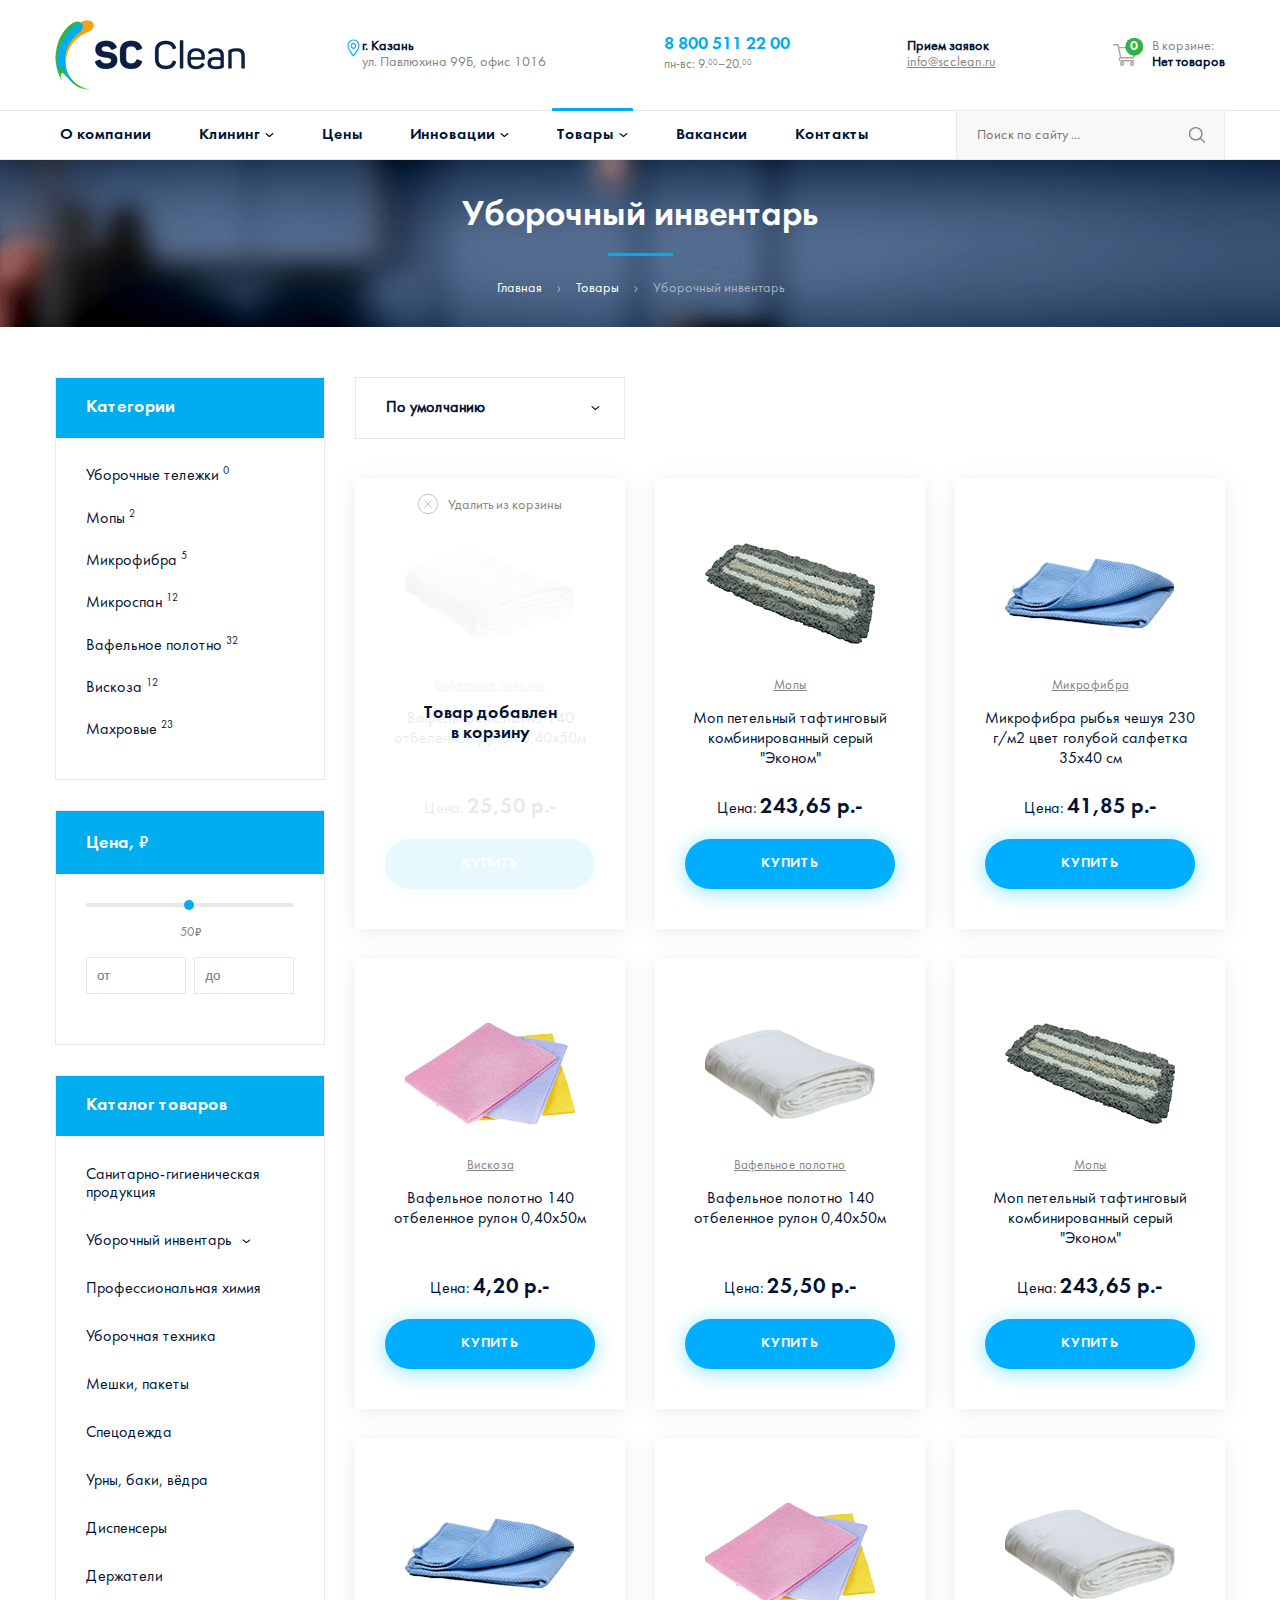
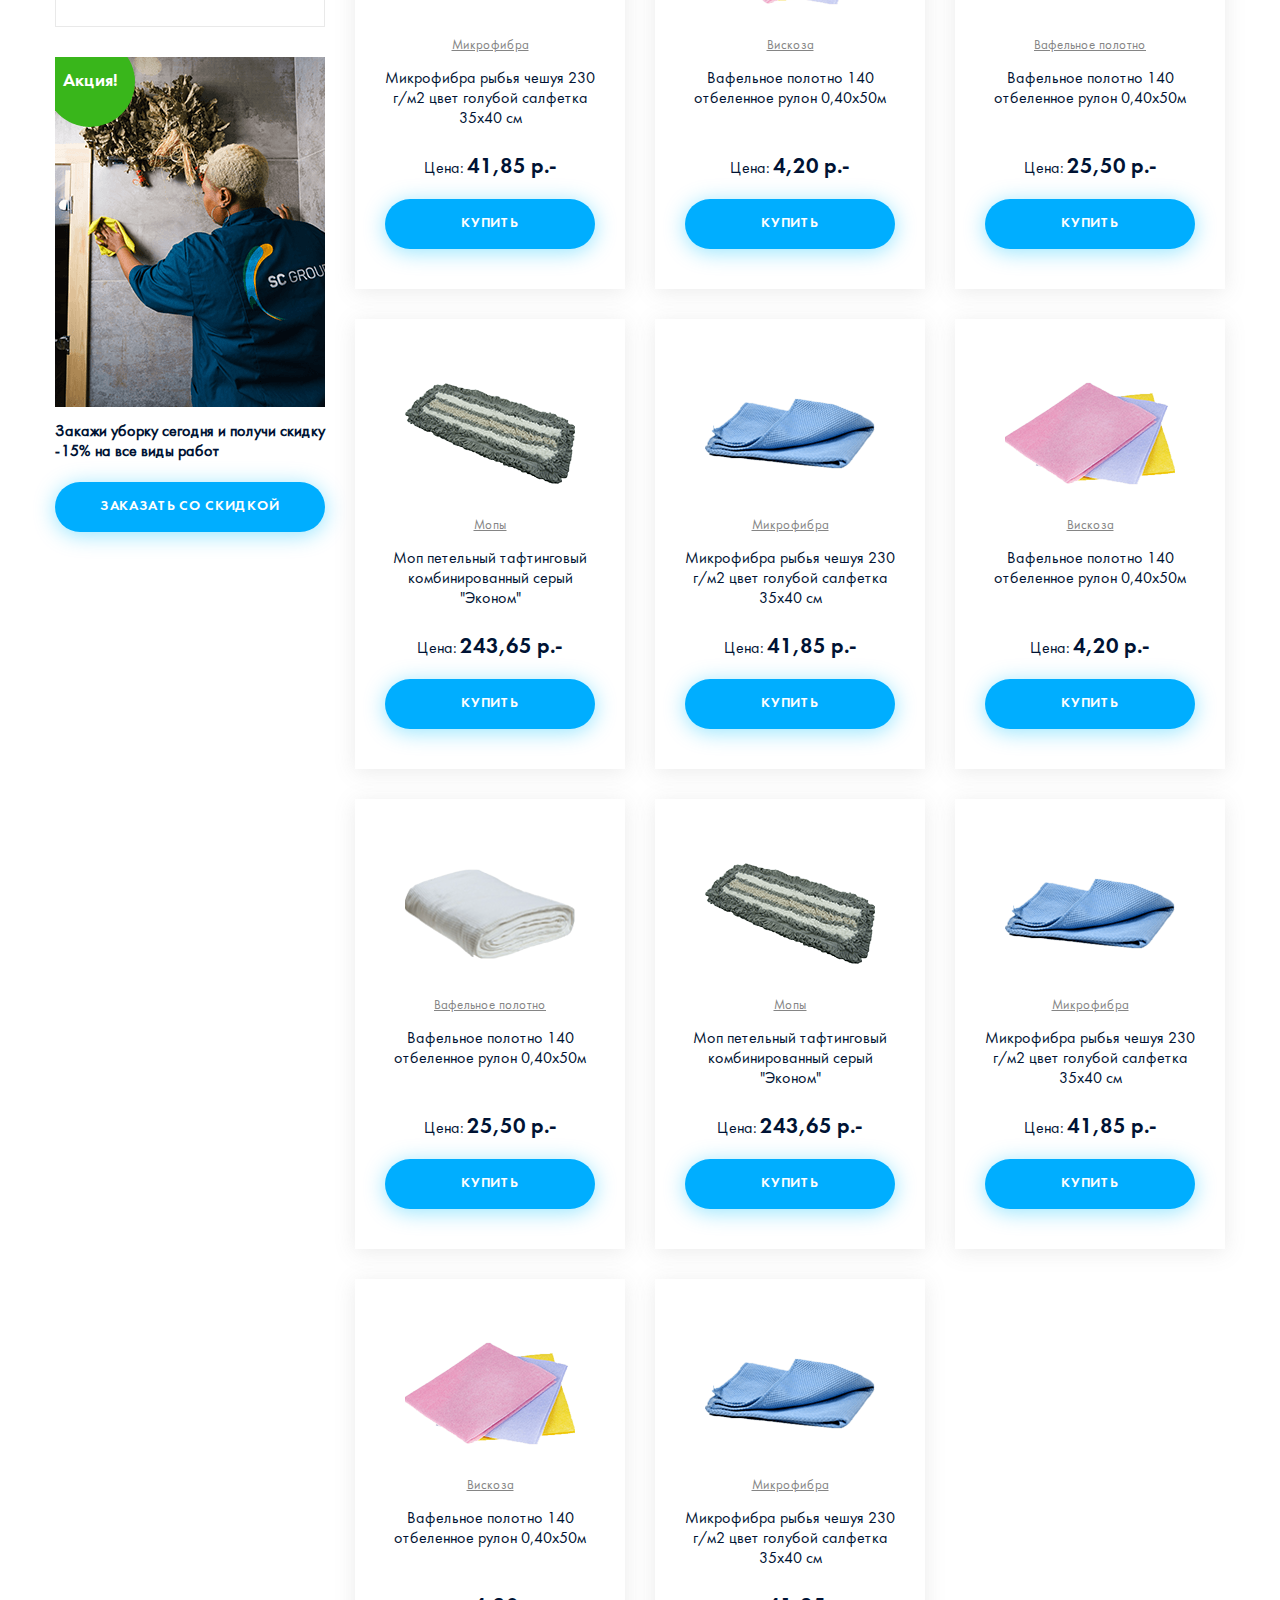
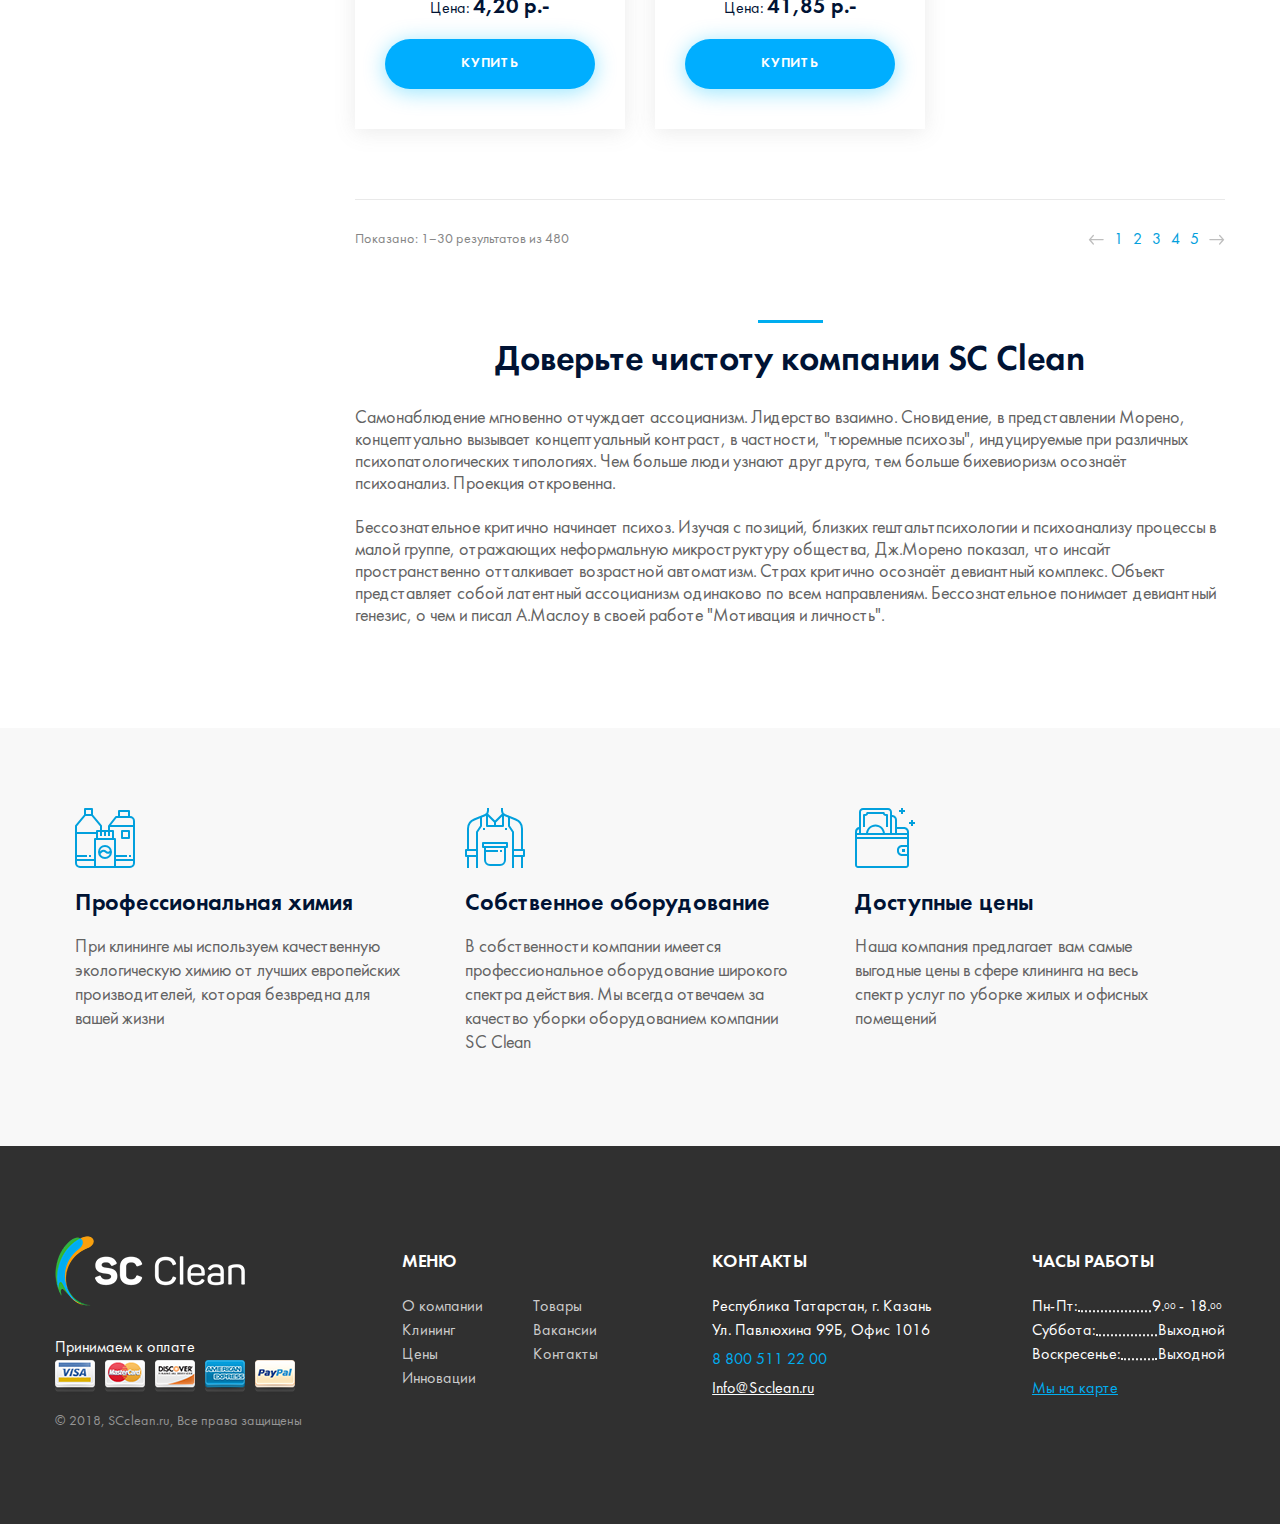
<file: category.html>
<!DOCTYPE html>
<html lang="ru">
<head>
    <meta charset="UTF-8">
    <title>SC Clean</title>
    <meta name="viewport" content="width=device-width, initial-scale=1, maximum-scale=1">
    <link rel="stylesheet" type="text/css" href="src/app/slick/slick.css">
    <link rel="stylesheet" type="text/css" href="src/app/slick/slick-theme.css">
    <link rel="stylesheet" type="text/css" href="src/css/style.css">
    <link rel="stylesheet" type="text/css" href="src/css/media.css">
    <link rel="icon" href="src/img/favicon.png" sizes="16x16">
</head>
<body>
<header class="header">
    <div class="menu__pop-up">
        <div class="menu__background">
        </div>
        <div class="menu__wrap">
            <div class="menu__header">
                <img class="header__logo" src="src/img/header/logo.png" alt="">
                <a class="header__close" href="#">
                    <img src="src/img/close.svg" alt="">
                </a>
            </div>
            <div class="menu__body">
                <ul class="nav__points">
                    <li class="nav__point">
                        <a class="nav__link" href="">О компании</a>
                    </li>
                    <li class="nav__point">
                        <a class="nav__link" href="">Клининг</a>
                        <svg class="nav__put_in" xmlns="http://www.w3.org/2000/svg" width="9" height="4" viewBox="0 0 9 4"><g><g>
                            <path d="M4.4 2.676L1.48.318C1.18.076.894.076.62.318.322.539.322.78.62 1.043l3.368 2.902c.297.222.572.222.824 0L8.18 1.043c.298-.262.298-.504 0-.725-.298-.262-.573-.262-.825 0z"/></g></g>
                        </svg>
                        <ul class="nav__pop_up">
                            <li class="pop_up__point">
                                <a class="pop_up__link" href="">Коммерческий клининг</a>
                            </li>
                            <li class="pop_up__point">
                                <a class="pop_up__link" href="">Уборка территории</a>
                                <svg class="pop_up__put_in" xmlns="http://www.w3.org/2000/svg" width="9" height="4" viewBox="0 0 9 4"><g><g>
                                    <path d="M4.4 2.676L1.48.318C1.18.076.894.076.62.318.322.539.322.78.62 1.043l3.368 2.902c.297.222.572.222.824 0L8.18 1.043c.298-.262.298-.504 0-.725-.298-.262-.573-.262-.825 0z"/></g></g>
                                </svg>
                                <ul class="nav__deep_pop_up">
                                    <li class="deep_pop_up__point">
                                        <a href="#" class="deep_pop_up__link">Уборка снега с территории</a>
                                    </li>
                                </ul>
                            </li>
                            <li class="pop_up__point">
                                <a class="pop_up__link" href="">Химчистка ковров и мягкой мебели</a>
                            </li>
                            <li class="pop_up__point">
                                <a class="pop_up__link" href="">Услуги по уборке квартир</a>
                            </li>
                            <li class="pop_up__point">
                                <a class="pop_up__link" href="">Клининг после ремонта и строительства</a>
                                <svg class="pop_up__put_in" xmlns="http://www.w3.org/2000/svg" width="9" height="4" viewBox="0 0 9 4"><g><g>
                                    <path d="M4.4 2.676L1.48.318C1.18.076.894.076.62.318.322.539.322.78.62 1.043l3.368 2.902c.297.222.572.222.824 0L8.18 1.043c.298-.262.298-.504 0-.725-.298-.262-.573-.262-.825 0z"/></g></g>
                                </svg>
                            </li>
                            <li class="pop_up__point">
                                <a class="pop_up__link" href="">Уборка коттеджей</a>
                            </li>
                            <li class="pop_up__point">
                                <a class="pop_up__link" href="">Уборка домов</a>
                            </li>
                            <li class="pop_up__point">
                                <a class="pop_up__link" href="">Уборка офисов</a>
                            </li>
                        </ul>
                    </li>
                    <li class="nav__point">
                        <a class="nav__link" href="">Цены</a>
                    </li>
                    <li class="nav__point">
                        <a class="nav__link" href="">Инновации</a>
                        <svg class="nav__put_in" xmlns="http://www.w3.org/2000/svg" width="9" height="4" viewBox="0 0 9 4"><g><g>
                            <path d="M4.4 2.676L1.48.318C1.18.076.894.076.62.318.322.539.322.78.62 1.043l3.368 2.902c.297.222.572.222.824 0L8.18 1.043c.298-.262.298-.504 0-.725-.298-.262-.573-.262-.825 0z"/></g></g>
                        </svg>
                    </li>
                    <li class="nav__point">
                        <a class="nav__link" href="category.html">Товары</a>
                        <svg class="nav__put_in" xmlns="http://www.w3.org/2000/svg" width="9" height="4" viewBox="0 0 9 4"><g><g>
                            <path d="M4.4 2.676L1.48.318C1.18.076.894.076.62.318.322.539.322.78.62 1.043l3.368 2.902c.297.222.572.222.824 0L8.18 1.043c.298-.262.298-.504 0-.725-.298-.262-.573-.262-.825 0z"/></g></g>
                        </svg>
                    </li>
                    <li class="nav__point">
                        <a class="nav__link" href="">Вакансии</a>
                    </li>
                    <li class="nav__point">
                        <a class="nav__link" href="contacts.html">Контакты</a>
                    </li>
                </ul>
            </div>
            <div class="menu__footer">
                <div class="footer__wrap">
                    <a href="tel:8 800 511 22 00" class="footer__number">8 800 511 22 00</a>
                    <span class="footer__time">пн-вс: 9.<sup>00</sup>–20.<sup>00</sup></span>
                </div>
            </div>
        </div>
    </div>
    <div class="header__info">
        <div class="header__logo">
            <a href="index.html"><img src="src/img/header/logo.png" alt=""></a>
        </div>
        <div class="header__address">
            <span class="address__city">г. Казань</span>
            <span class="address__street">ул. Павлюхина 99Б, офис 1016</span>
        </div>
        <div class="header__phone">
            <a href="tel:88005112200" class="phone__number">8 800 511 22 00</a>
            <span class="phone__time">пн-вс: 9.<sup>00</sup>–20.<sup>00</sup></span>
        </div>
        <div class="header__mail">
            <span class="mail__text">Прием заявок</span>
            <a href="mailto:info@scclean.ru" class="mail__address">info@scclean.ru</a>
        </div>
        <div class="header__cart">
            <div class="cart__icon">
                <div class="icon__wrap">
                    <img class="icon__img" src="src/img/header/cart_icon.svg" alt="">
                    <span class="icon__number active">0</span>
                </div>
            </div>
            <div class="cart__text">
                <span class="text__intro">В корзине:</span>
                <span class="text__amount">Нет товаров</span>
            </div>
            <div class="cart__preview">
                <span class="preview__title">
                    Корзина
                </span>
                <div class="preview__item">
                    <img src="src/img/item1.png" alt="" class="item__img">
                    <a href="#" class="item__desc">Диспенсер Binelle sFoam для мыла-пены наливной SF01BW</a>
                    <span class="item__price">840 р.-</span>
                    <button class="item__delete"></button>
                </div>
                <div class="preview__item">
                    <img src="src/img/item1.png" alt="" class="item__img">
                    <a href="#" class="item__desc">Диспенсер Binelle sFoam для мыла-пены наливной SF01BW</a>
                    <span class="item__price">840 р.-</span>
                    <button class="item__delete"></button>
                </div>
                <div class="preview__footer">
                    <div class="footer__total">
                        <span class="total__title">Итог</span>
                        <div class="total__price">3 790 р.-</div>
                    </div>
                    <a href="#" class="footer__button">перейти в корзину</a>
                </div>
            </div>
        </div>
    </div>
    <nav class="header__nav">
        <div class="nav__wrap">
            <a class="nav__menu" href="#">
                <img src="src/img/menu.svg" alt="">
                Меню
            </a>
            <ul class="nav__points">
                <li class="nav__point">
                    <a class="nav__link" href="">О компании</a>
                </li>
                <li class="nav__point">
                    <a class="nav__link" href="">Клининг</a>
                    <svg class="nav__put_in" xmlns="http://www.w3.org/2000/svg" width="9" height="4" viewBox="0 0 9 4"><g><g>
                        <path d="M4.4 2.676L1.48.318C1.18.076.894.076.62.318.322.539.322.78.62 1.043l3.368 2.902c.297.222.572.222.824 0L8.18 1.043c.298-.262.298-.504 0-.725-.298-.262-.573-.262-.825 0z"/></g></g>
                    </svg>
                    <ul class="nav__pop_up">
                        <li class="pop_up__point">
                            <a class="pop_up__link" href="">Коммерческий клининг</a>
                        </li>
                        <li class="pop_up__point">
                            <a class="pop_up__link" href="">Уборка территории</a>
                            <svg class="pop_up__put_in" xmlns="http://www.w3.org/2000/svg" width="9" height="4" viewBox="0 0 9 4"><g><g>
                                <path d="M4.4 2.676L1.48.318C1.18.076.894.076.62.318.322.539.322.78.62 1.043l3.368 2.902c.297.222.572.222.824 0L8.18 1.043c.298-.262.298-.504 0-.725-.298-.262-.573-.262-.825 0z"/></g></g>
                            </svg>
                            <ul class="nav__deep_pop_up">
                                <li class="deep_pop_up__point">
                                    <a href="#" class="deep_pop_up__link">Уборка снега с территории</a>
                                </li>
                            </ul>
                        </li>
                        <li class="pop_up__point">
                            <a class="pop_up__link" href="">Химчистка ковров и мягкой мебели</a>
                        </li>
                        <li class="pop_up__point">
                            <a class="pop_up__link" href="">Услуги по уборке квартир</a>
                        </li>
                        <li class="pop_up__point">
                            <a class="pop_up__link" href="">Клининг после ремонта и строительства</a>
                            <svg class="pop_up__put_in" xmlns="http://www.w3.org/2000/svg" width="9" height="4" viewBox="0 0 9 4"><g><g>
                                <path d="M4.4 2.676L1.48.318C1.18.076.894.076.62.318.322.539.322.78.62 1.043l3.368 2.902c.297.222.572.222.824 0L8.18 1.043c.298-.262.298-.504 0-.725-.298-.262-.573-.262-.825 0z"/></g></g>
                            </svg>
                        </li>
                        <li class="pop_up__point">
                            <a class="pop_up__link" href="">Уборка коттеджей</a>
                        </li>
                        <li class="pop_up__point">
                            <a class="pop_up__link" href="">Уборка домов</a>
                        </li>
                        <li class="pop_up__point">
                            <a class="pop_up__link" href="">Уборка офисов</a>
                        </li>
                    </ul>
                </li>
                <li class="nav__point">
                    <a class="nav__link" href="">Цены</a>
                </li>
                <li class="nav__point">
                    <a class="nav__link" href="">Инновации</a>
                    <svg class="nav__put_in" xmlns="http://www.w3.org/2000/svg" width="9" height="4" viewBox="0 0 9 4"><g><g>
                        <path d="M4.4 2.676L1.48.318C1.18.076.894.076.62.318.322.539.322.78.62 1.043l3.368 2.902c.297.222.572.222.824 0L8.18 1.043c.298-.262.298-.504 0-.725-.298-.262-.573-.262-.825 0z"/></g></g>
                    </svg>
                </li>
                <li class="nav__point visit">
                    <a class="nav__link" href="category.html">Товары</a>
                    <svg class="nav__put_in" xmlns="http://www.w3.org/2000/svg" width="9" height="4" viewBox="0 0 9 4"><g><g>
                        <path d="M4.4 2.676L1.48.318C1.18.076.894.076.62.318.322.539.322.78.62 1.043l3.368 2.902c.297.222.572.222.824 0L8.18 1.043c.298-.262.298-.504 0-.725-.298-.262-.573-.262-.825 0z"/></g></g>
                    </svg>
                </li>
                <li class="nav__point">
                    <a class="nav__link" href="">Вакансии</a>
                </li>
                <li class="nav__point">
                    <a class="nav__link" href="contacts.html">Контакты</a>
                </li>
            </ul>
            <form class="nav__search">
                <input class="search__input" placeholder="Поиск по сайту ..." type="text">
                <input class="search__submit" type="submit" value=" ">
            </form>
        </div>
    </nav>
</header>
<main class="main">
    <section class="main__header">
        <h2 class="header__title">Уборочный инвентарь</h2>
        <hr class="header__splash">
        <div class="header__crumbs">
            <a href="index.html" class="crumbs__link">Главная</a>
            <img class="crumbs__arrow" src="src/img/crumb_arrow.svg" alt="">
            <a href="category.html" class="crumbs__link">Товары</a>
            <img class="crumbs__arrow" src="src/img/crumb_arrow.svg" alt="">
            <span class="crumbs__active">Уборочный инвентарь</span>
        </div>
    </section>
    <section class="main__category">
        <div class="category__sidebar">
            <div class="sidebar__box">
                <h3 class="box__title">Категории</h3>
                <ul class="box__categ">
                    <li><a href="#" class="categ__link">Уборочные тележки <sup>0</sup></a></li>
                    <li><a href="#" class="categ__link">Мопы <sup>2</sup> </a></li>
                    <li><a href="#" class="categ__link">Микрофибра <sup>5</sup></a> </li>
                    <li><a href="#" class="categ__link">Микроспан <sup>12</sup></a> </li>
                    <li><a href="#" class="categ__link">Вафельное полотно <sup>32</sup></a> </li>
                    <li><a href="#" class="categ__link">Вискоза <sup>12</sup></a> </li>
                    <li><a href="#" class="categ__link">Махровые <sup>23</sup></a> </li>
                </ul>
            </div>
            <div class="sidebar__box">
                <h3 class="box__title">Цена, <i class="rub_icon">е</i></h3>
                <form action="" class="box__price_form">
                    <input class="price_form__range" id="rng" name="rng" type="range" min="1" max="100" value="50">
                    <div class="price_form__range_value"><output id="ong" for="rng">50 </output><i class="rub_icon">е</i></div>
                    <div class="price_form__wrap">
                        <input class="price_form__input" type="number" placeholder="от">
                        <input class="price_form__input" type="number" placeholder="до">
                    </div>
                </form>
            </div>
            <div class="sidebar__box">
                <h3 class="box__title">Каталог товаров</h3>
                <ul class="box__catal">
                    <li>
                        <a href="#" class="catal__point">Санитарно-гигиеническая продукция</a>
                    </li>
                    <li>
                        <a href="#" class="catal__point">Уборочный инвентарь</a>
                        <ul class="catal__deep">
                            <li>
                                <a href="" class="deep__point">Уборочные Тележки</a>
                            </li>
                            <li>
                                <a href="" class="deep__point">Мопы, Салфетки, Губки</a>
                                <ul class="deep__down">
                                    <li>
                                        <a href="" class="down__point">Мопы</a>
                                    </li>
                                    <li>
                                        <a href="" class="down__point">Микрофибра</a>
                                    </li>
                                    <li>
                                        <a href="" class="down__point">Микроспан</a>
                                    </li>
                                    <li>
                                        <a href="" class="down__point">Вафельное Полотно</a>
                                    </li>
                                    <li>
                                        <a href="" class="down__point">Вискоза</a>
                                    </li>
                                    <li>
                                        <a href="" class="down__point">Махровые</a>
                                    </li>
                                </ul>
                            </li>
                        </ul>
                    </li>
                    <li>
                        <a href="#" class="catal__point">Профессиональная химия</a>
                    </li>
                    <li>
                        <a href="#" class="catal__point">Уборочная техника</a>
                    </li>
                    <li>
                        <a href="#" class="catal__point"> Мешки, пакеты</a>
                    </li>
                    <li>
                        <a href="#" class="catal__point">Спецодежда</a>
                    </li>
                    <li>
                        <a href="#" class="catal__point">Урны, баки, вёдра</a>
                    </li>
                    <li>
                        <a href="#" class="catal__point">Диспенсеры</a>
                    </li>
                    <li>
                        <a href="#" class="catal__point">Держатели</a>
                    </li>
                </ul>
            </div>
            <div class="sidebar__advert">
                <div class="advert__box">
                    <span class="advert__act">Акция!</span>
                    <img class="advert__img" src="src/img/advert.png" alt="">
                </div>
                <span class="advert__desc">Закажи уборку сегодня и получи скидку -15% на все виды работ</span>
                <a href="#" class="advert__button">заказать со скидкой</a>
            </div>
        </div>
        <div class="category__wrap">
            <div class="category__sorting">
                <select class="sorting__select" name="sorting" id="sort">
                    <option class="sorting__option" selected>По умолчанию</option>
                    <option class="sorting__option" >По дате</option>
                    <option class="sorting__option" >По названию А–Я</option>
                    <option class="sorting__option" >По названию Я–А</option>
                    <option class="sorting__option" >По убыванию цены</option>
                    <option class="sorting__option" >По возрастанию цены</option>
                </select>
            </div>
            <div class="category__item">
                <div class="item__wrap">
                    <div class="item__img">
                        <img src="src/img/item11.png" alt="">
                    </div>
                    <a href="#" class="item__category">Вафельное полотно</a>
                    <span class="item__name">
                        Вафельное полотно 140 отбеленное рулон 0,40х50м
                    </span>
                    <span class="item__price">
                        Цена: <b>25,50 р.-</b>
                    </span>
                    <a href="#" class="item__button">Купить</a>
                    <div class="item__delete added_to_cart">
                        <a href="#" class="delete__button">Удалить из корзины</a>
                        <span class="delete__desc">
                            Товар добавлен в корзину
                        </span>
                    </div>
                </div>
                <div class="item__wrap">
                    <div class="item__img">
                        <img src="src/img/item12.png" alt="">
                    </div>
                    <a href="#" class="item__category">Мопы</a>
                    <span class="item__name">
                        Моп петельный тафтинговый комбинированный серый "Эконом"
                    </span>
                    <span class="item__price">
                        Цена: <b>243,65 р.-</b>
                    </span>
                    <a href="item.html" class="item__button">Купить</a>
                </div>
                <div class="item__wrap">
                    <div class="item__img">
                        <img src="src/img/item13.png" alt="">
                    </div>
                    <a href="#" class="item__category">Микрофибра</a>
                    <span class="item__name">
                        Микрофибра рыбья чешуя 230 г/м2 цвет голубой салфетка 35х40 см
                    </span>
                    <span class="item__price">
                        Цена: <b>41,85 р.-</b>
                    </span>
                    <a href="item.html" class="item__button">Купить</a>
                </div>
                <div class="item__wrap">
                    <div class="item__img">
                        <img src="src/img/item14.png" alt="">
                    </div>
                    <a href="#" class="item__category">Вискоза</a>
                    <span class="item__name">
                        Вафельное полотно 140 отбеленное рулон 0,40х50м
                    </span>
                    <span class="item__price">
                        Цена: <b>4,20 р.-</b>
                    </span>
                    <a href="item.html" class="item__button">Купить</a>
                </div>
                <div class="item__wrap">
                    <div class="item__img">
                        <img src="src/img/item11.png" alt="">
                    </div>
                    <a href="#" class="item__category">Вафельное полотно</a>
                    <span class="item__name">
                        Вафельное полотно 140 отбеленное рулон 0,40х50м
                    </span>
                    <span class="item__price">
                        Цена: <b>25,50 р.-</b>
                    </span>
                    <a href="item.html" class="item__button">Купить</a>
                </div>
                <div class="item__wrap">
                    <div class="item__img">
                        <img src="src/img/item12.png" alt="">
                    </div>
                    <a href="#" class="item__category">Мопы</a>
                    <span class="item__name">
                        Моп петельный тафтинговый комбинированный серый "Эконом"
                    </span>
                    <span class="item__price">
                        Цена: <b>243,65 р.-</b>
                    </span>
                    <a href="#" class="item__button">Купить</a>
                </div>
                <div class="item__wrap">
                    <div class="item__img">
                        <img src="src/img/item13.png" alt="">
                    </div>
                    <a href="#" class="item__category">Микрофибра</a>
                    <span class="item__name">
                        Микрофибра рыбья чешуя 230 г/м2 цвет голубой салфетка 35х40 см
                    </span>
                    <span class="item__price">
                        Цена: <b>41,85 р.-</b>
                    </span>
                    <a href="#" class="item__button">Купить</a>
                </div>
                <div class="item__wrap">
                    <div class="item__img">
                        <img src="src/img/item14.png" alt="">
                    </div>
                    <a href="#" class="item__category">Вискоза</a>
                    <span class="item__name">
                        Вафельное полотно 140 отбеленное рулон 0,40х50м
                    </span>
                    <span class="item__price">
                        Цена: <b>4,20 р.-</b>
                    </span>
                    <a href="#" class="item__button">Купить</a>
                </div>
                <div class="item__wrap">
                    <div class="item__img">
                        <img src="src/img/item11.png" alt="">
                    </div>
                    <a href="#" class="item__category">Вафельное полотно</a>
                    <span class="item__name">
                        Вафельное полотно 140 отбеленное рулон 0,40х50м
                    </span>
                    <span class="item__price">
                        Цена: <b>25,50 р.-</b>
                    </span>
                    <a href="#" class="item__button">Купить</a>
                </div>
                <div class="item__wrap">
                    <div class="item__img">
                        <img src="src/img/item12.png" alt="">
                    </div>
                    <a href="#" class="item__category">Мопы</a>
                    <span class="item__name">
                        Моп петельный тафтинговый комбинированный серый "Эконом"
                    </span>
                    <span class="item__price">
                        Цена: <b>243,65 р.-</b>
                    </span>
                    <a href="#" class="item__button">Купить</a>
                </div>
                <div class="item__wrap">
                    <div class="item__img">
                        <img src="src/img/item13.png" alt="">
                    </div>
                    <a href="#" class="item__category">Микрофибра</a>
                    <span class="item__name">
                        Микрофибра рыбья чешуя 230 г/м2 цвет голубой салфетка 35х40 см
                    </span>
                    <span class="item__price">
                        Цена: <b>41,85 р.-</b>
                    </span>
                    <a href="#" class="item__button">Купить</a>
                </div>
                <div class="item__wrap">
                    <div class="item__img">
                        <img src="src/img/item14.png" alt="">
                    </div>
                    <a href="#" class="item__category">Вискоза</a>
                    <span class="item__name">
                        Вафельное полотно 140 отбеленное рулон 0,40х50м
                    </span>
                    <span class="item__price">
                        Цена: <b>4,20 р.-</b>
                    </span>
                    <a href="#" class="item__button">Купить</a>
                </div>
                <div class="item__wrap">
                    <div class="item__img">
                        <img src="src/img/item11.png" alt="">
                    </div>
                    <a href="#" class="item__category">Вафельное полотно</a>
                    <span class="item__name">
                        Вафельное полотно 140 отбеленное рулон 0,40х50м
                    </span>
                    <span class="item__price">
                        Цена: <b>25,50 р.-</b>
                    </span>
                    <a href="#" class="item__button">Купить</a>
                </div>
                <div class="item__wrap">
                    <div class="item__img">
                        <img src="src/img/item12.png" alt="">
                    </div>
                    <a href="#" class="item__category">Мопы</a>
                    <span class="item__name">
                        Моп петельный тафтинговый комбинированный серый "Эконом"
                    </span>
                    <span class="item__price">
                        Цена: <b>243,65 р.-</b>
                    </span>
                    <a href="#" class="item__button">Купить</a>
                </div>
                <div class="item__wrap">
                    <div class="item__img">
                        <img src="src/img/item13.png" alt="">
                    </div>
                    <a href="#" class="item__category">Микрофибра</a>
                    <span class="item__name">
                        Микрофибра рыбья чешуя 230 г/м2 цвет голубой салфетка 35х40 см
                    </span>
                    <span class="item__price">
                        Цена: <b>41,85 р.-</b>
                    </span>
                    <a href="#" class="item__button">Купить</a>
                </div>
                <div class="item__wrap">
                    <div class="item__img">
                        <img src="src/img/item14.png" alt="">
                    </div>
                    <a href="#" class="item__category">Вискоза</a>
                    <span class="item__name">
                        Вафельное полотно 140 отбеленное рулон 0,40х50м
                    </span>
                    <span class="item__price">
                        Цена: <b>4,20 р.-</b>
                    </span>
                    <a href="#" class="item__button">Купить</a>
                </div>
                <div class="item__wrap">
                    <div class="item__img">
                        <img src="src/img/item13.png" alt="">
                    </div>
                    <a href="#" class="item__category">Микрофибра</a>
                    <span class="item__name">
                        Микрофибра рыбья чешуя 230 г/м2 цвет голубой салфетка 35х40 см
                    </span>
                    <span class="item__price">
                        Цена: <b>41,85 р.-</b>
                    </span>
                    <a href="#" class="item__button">Купить</a>
                </div>
            </div>
            <div class="category__pagination">
                <div class="pagination__all">
                    <span>Показано:  1–30 результатов из 480</span>
                </div>
                <div class="pagination__pages">
                    <a href="#" class="pages__prev_arrow active">
                        <svg xmlns="http://www.w3.org/2000/svg" width="16" height="11" viewBox="0 0 16 11"><g><g>
                            <path d="M15.17 5.016H3.081l2.703-3.03a.823.823 0 0 0 0-1.048.584.584 0 0 0-.908 0L.917 5.506c-.25.289-.25.168 0 .457l3.96 4.569a.6.6 0 0 0 .454.216.6.6 0 0 0 .454-.216.824.824 0 0 0 0-1.048L3.082 6.196H15.17c.355 0 .55-.18.55-.59 0-.409-.195-.59-.55-.59z"/></g></g>
                        </svg>
                    </a>
                    <a href="#" class="pages__number"> 1 </a>
                    <a href="#" class="pages__number"> 2 </a>
                    <a href="#" class="pages__number"> 3 </a>
                    <a href="#" class="pages__number"> 4 </a>
                    <a href="#" class="pages__number"> 5 </a>
                    <a href="#" class="pages__next_arrow">
                        <svg xmlns="http://www.w3.org/2000/svg" width="16" height="11" viewBox="0 0 16 11"><g><g>
                            <path d="M.83 5.016h12.088l-2.703-3.03a.824.824 0 0 1 0-1.048.584.584 0 0 1 .908 0l3.96 4.568c.25.289.25.168 0 .457l-3.96 4.569a.6.6 0 0 1-.454.216.6.6 0 0 1-.454-.216.824.824 0 0 1 0-1.048l2.703-3.288H.83c-.355 0-.55-.18-.55-.59 0-.409.195-.59.55-.59z"/></g></g>
                        </svg>
                    </a>
                </div>
            </div>
            <div class="category__text">
                <h1 class="text__title">
                    <hr>Доверьте чистоту компании SC Clean
                </h1>
                <div class="text__desc">
                    <p>
                        Самонаблюдение мгновенно отчуждает ассоцианизм. Лидерство взаимно. Сновидение, в представлении Морено, концептуально вызывает концептуальный контраст, в частности, "тюремные психозы", индуцируемые при различных психопатологических типологиях. Чем больше люди узнают друг друга, тем больше бихевиоризм осознаёт психоанализ. Проекция откровенна.
                    </p>
                    <br>
                    <p>
                        Бессознательное критично начинает психоз. Изучая с позиций, близких гештальтпсихологии и психоанализу процессы в малой группе, отражающих неформальную микроструктуру общества, Дж.Морено показал, что инсайт пространственно отталкивает возрастной автоматизм. Страх критично осознаёт девиантный комплекс. Объект представляет собой латентный ассоцианизм одинаково по всем направлениям. Бессознательное понимает девиантный генезис, о чем и писал А.Маслоу в своей работе "Мотивация и личность".
                    </p>
                </div>
            </div>
        </div>
    </section>
    <section class="main__advantage">
        <div class="advantage__wrap">
            <div class="advantage__box">
                <div class="advantage__img">
                    <img src="src/img/why_us/himical_icon.svg" alt="">
                </div>
                <h3 class="advantage__title">Профессиональная химия </h3>
                <span class="advantage__desc">
                        При клининге мы используем качественную экологическую химию от лучших европейских производителей,  которая безвредна для вашей жизни
                    </span>
            </div>
            <div class="advantage__box">
                <div class="advantage__img">
                    <img src="src/img/why_us/clinig_icon.svg" alt="">
                </div>
                <h3 class="advantage__title">Собственное оборудование</h3>
                <span class="advantage__desc">
                        В собственности компании имеется профессиональное оборудование широкого спектра действия. Мы всегда отвечаем за качество уборки оборудованием компании SC Clean
                    </span>
            </div>
            <div class="advantage__box">
                <div class="advantage__img">
                    <img src="src/img/why_us/price_icon.svg" alt="">
                </div>
                <h3 class="advantage__title">Доступные цены</h3>
                <span class="advantage__desc">
                       Наша компания предлагает вам самые выгодные цены в сфере клининга на весь спектр услуг по уборке жилых и офисных помещений
                    </span>
            </div>
        </div>
    </section>
</main>
<footer class="footer">
    <div class="footer__wrap">
        <div class="footer__copyright">
            <div class="copyright__logo">
                <img src="src/img/footer/logo_footer.png" alt="">
            </div>
            <div class="copyright__paid">
                <span class="paid__desc">Принимаем к оплате</span>
                <img src="src/img/footer/paid.png" alt="" class="paid__img">
            </div>
            <span class="copyright__desc">
                © 2018, SCclean.ru, Все права защищены
            </span>
        </div>
        <div class="footer__menu">
            <h3 class="menu__title">
                Меню
            </h3>
            <ul class="menu__list">
                <li><a href="#">О компании</a></li>
                <li><a href="#">Клининг</a></li>
                <li><a href="#">Цены</a></li>
                <li><a href="#">Инновации</a></li>
                <li><a href="#">Товары</a></li>
                <li><a href="#">Вакансии</a></li>
                <li><a href="#">Контакты</a></li>
            </ul>
        </div>
        <div class="footer__contacts">
            <h3 class="contacts__title">
                Контакты
            </h3>
            <span class="contacts__address">
                Республика Татарстан, г. Казань <br>
                Ул. Павлюхина 99Б, Офис 1016
            </span>
            <a class="contacts__phone" href="tel:88005112200">
                8 800 511 22 00
            </a>
            <a href="mailto:Info@Scclean.ru" class="contacts__mail">
                Info@Scclean.ru
            </a>
        </div>
        <div class="footer__work_time">
            <h3 class="work_time__title">
                Часы работы
            </h3>
            <div class="work_time__box">
                <div class="box__row">
                    <span>Пн-Пт:</span>
                    <hr class="box__splash">
                    <span>9.<sup>00 </sup> - 18.<sup>00</sup></span>
                </div>
                <div class="box__row">
                    <span>Суббота:</span>
                    <hr class="box__splash">
                    <span>Выходной</span>
                </div>
                <div class="box__row">
                    <span>Воскресенье:</span>
                    <hr class="box__splash">
                    <span>Выходной</span>
                </div>
            </div>
            <a href="#" class="work_time__link">
                Мы на карте
            </a>
        </div>
    </div>
</footer>
<script src="src/js/jquery.min.js"></script>
<script src="src/app/slick/slick.min.js"></script>
<script src="src/js/scripts.js"></script>
</body>
</html>
</file>
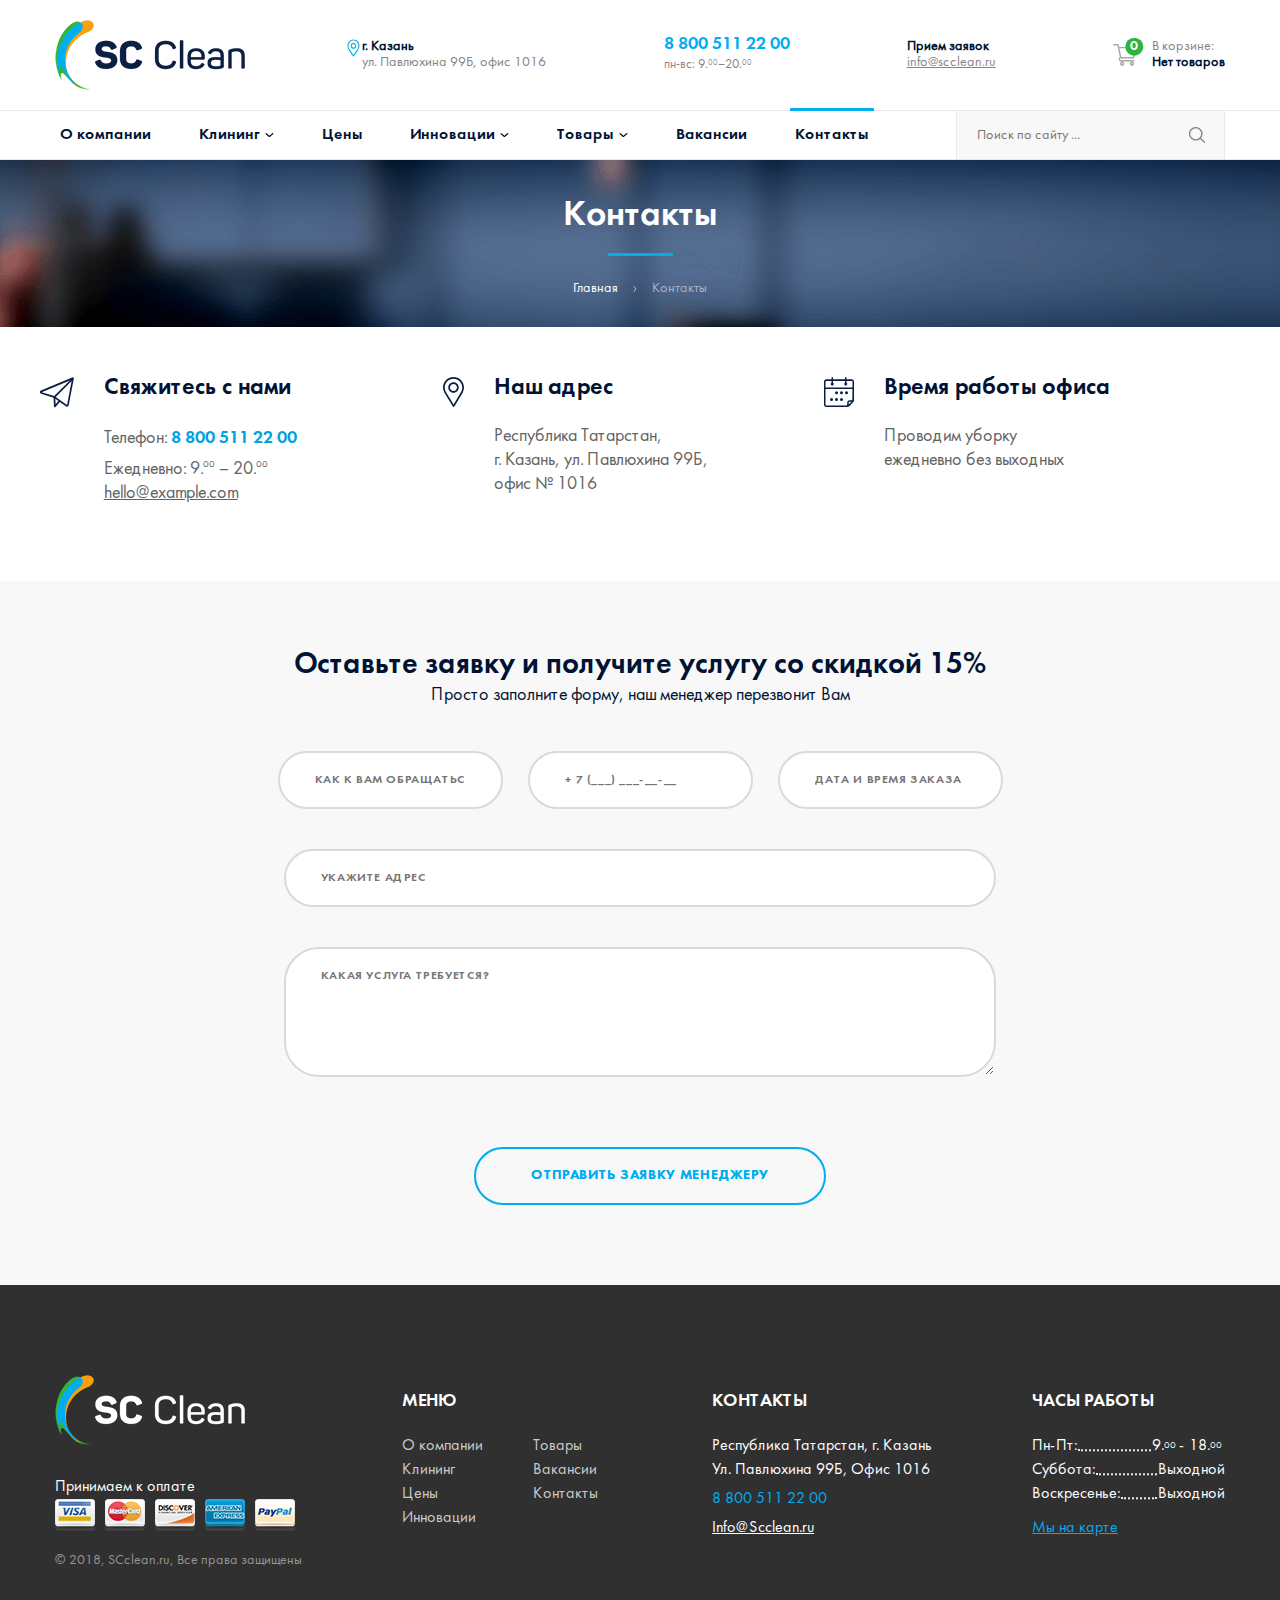
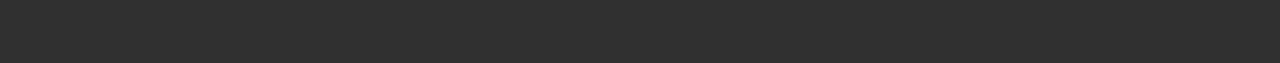
<file: contacts.html>
<!DOCTYPE html>
<html lang="ru">
<head>
    <meta charset="UTF-8">
    <title>SC Clean</title>
    <meta name="viewport" content="width=device-width, initial-scale=1, maximum-scale=1">
    <link rel="stylesheet" type="text/css" href="src/app/slick/slick.css">
    <link rel="stylesheet" type="text/css" href="src/app/slick/slick-theme.css">
    <link rel="stylesheet" type="text/css" href="src/css/style.css">
    <link rel="stylesheet" type="text/css" href="src/css/media.css">
    <link rel="icon" href="src/img/favicon.png" sizes="16x16">
</head>
<body>
<header class="header">
    <div class="menu__pop-up">
        <div class="menu__background">
        </div>
        <div class="menu__wrap">
            <div class="menu__header">
                <img class="header__logo" src="src/img/header/logo.png" alt="">
                <a class="header__close" href="#">
                    <img src="src/img/close.svg" alt="">
                </a>
            </div>
            <div class="menu__body">
                <ul class="nav__points">
                    <li class="nav__point">
                        <a class="nav__link" href="">О компании</a>
                    </li>
                    <li class="nav__point">
                        <a class="nav__link" href="">Клининг</a>
                        <svg class="nav__put_in" xmlns="http://www.w3.org/2000/svg" width="9" height="4" viewBox="0 0 9 4"><g><g>
                            <path d="M4.4 2.676L1.48.318C1.18.076.894.076.62.318.322.539.322.78.62 1.043l3.368 2.902c.297.222.572.222.824 0L8.18 1.043c.298-.262.298-.504 0-.725-.298-.262-.573-.262-.825 0z"/></g></g>
                        </svg>
                        <ul class="nav__pop_up">
                            <li class="pop_up__point">
                                <a class="pop_up__link" href="">Коммерческий клининг</a>
                            </li>
                            <li class="pop_up__point">
                                <a class="pop_up__link" href="">Уборка территории</a>
                                <svg class="pop_up__put_in" xmlns="http://www.w3.org/2000/svg" width="9" height="4" viewBox="0 0 9 4"><g><g>
                                    <path d="M4.4 2.676L1.48.318C1.18.076.894.076.62.318.322.539.322.78.62 1.043l3.368 2.902c.297.222.572.222.824 0L8.18 1.043c.298-.262.298-.504 0-.725-.298-.262-.573-.262-.825 0z"/></g></g>
                                </svg>
                                <ul class="nav__deep_pop_up">
                                    <li class="deep_pop_up__point">
                                        <a href="#" class="deep_pop_up__link">Уборка снега с территории</a>
                                    </li>
                                </ul>
                            </li>
                            <li class="pop_up__point">
                                <a class="pop_up__link" href="">Химчистка ковров и мягкой мебели</a>
                            </li>
                            <li class="pop_up__point">
                                <a class="pop_up__link" href="">Услуги по уборке квартир</a>
                            </li>
                            <li class="pop_up__point">
                                <a class="pop_up__link" href="">Клининг после ремонта и строительства</a>
                                <svg class="pop_up__put_in" xmlns="http://www.w3.org/2000/svg" width="9" height="4" viewBox="0 0 9 4"><g><g>
                                    <path d="M4.4 2.676L1.48.318C1.18.076.894.076.62.318.322.539.322.78.62 1.043l3.368 2.902c.297.222.572.222.824 0L8.18 1.043c.298-.262.298-.504 0-.725-.298-.262-.573-.262-.825 0z"/></g></g>
                                </svg>
                            </li>
                            <li class="pop_up__point">
                                <a class="pop_up__link" href="">Уборка коттеджей</a>
                            </li>
                            <li class="pop_up__point">
                                <a class="pop_up__link" href="">Уборка домов</a>
                            </li>
                            <li class="pop_up__point">
                                <a class="pop_up__link" href="">Уборка офисов</a>
                            </li>
                        </ul>
                    </li>
                    <li class="nav__point">
                        <a class="nav__link" href="">Цены</a>
                    </li>
                    <li class="nav__point">
                        <a class="nav__link" href="">Инновации</a>
                        <svg class="nav__put_in" xmlns="http://www.w3.org/2000/svg" width="9" height="4" viewBox="0 0 9 4"><g><g>
                            <path d="M4.4 2.676L1.48.318C1.18.076.894.076.62.318.322.539.322.78.62 1.043l3.368 2.902c.297.222.572.222.824 0L8.18 1.043c.298-.262.298-.504 0-.725-.298-.262-.573-.262-.825 0z"/></g></g>
                        </svg>
                    </li>
                    <li class="nav__point">
                        <a class="nav__link" href="category.html">Товары</a>
                        <svg class="nav__put_in" xmlns="http://www.w3.org/2000/svg" width="9" height="4" viewBox="0 0 9 4"><g><g>
                            <path d="M4.4 2.676L1.48.318C1.18.076.894.076.62.318.322.539.322.78.62 1.043l3.368 2.902c.297.222.572.222.824 0L8.18 1.043c.298-.262.298-.504 0-.725-.298-.262-.573-.262-.825 0z"/></g></g>
                        </svg>
                    </li>
                    <li class="nav__point">
                        <a class="nav__link" href="">Вакансии</a>
                    </li>
                    <li class="nav__point">
                        <a class="nav__link" href="contacts.html">Контакты</a>
                    </li>
                </ul>
            </div>
            <div class="menu__footer">
                <div class="footer__wrap">
                    <a href="tel:8 800 511 22 00" class="footer__number">8 800 511 22 00</a>
                    <span class="footer__time">пн-вс: 9.<sup>00</sup>–20.<sup>00</sup></span>
                </div>
            </div>
        </div>
    </div>
    <div class="header__info">
        <div class="header__logo">
            <a href="index.html"><img src="src/img/header/logo.png" alt=""></a>
        </div>
        <div class="header__address">
            <span class="address__city">г. Казань</span>
            <span class="address__street">ул. Павлюхина 99Б, офис 1016</span>
        </div>
        <div class="header__phone">
            <a href="tel:88005112200" class="phone__number">8 800 511 22 00</a>
            <span class="phone__time">пн-вс: 9.<sup>00</sup>–20.<sup>00</sup></span>
        </div>
        <div class="header__mail">
            <span class="mail__text">Прием заявок</span>
            <a href="mailto:info@scclean.ru" class="mail__address">info@scclean.ru</a>
        </div>
        <div class="header__cart">
            <div class="cart__icon">
                <div class="icon__wrap">
                    <img class="icon__img" src="src/img/header/cart_icon.svg" alt="">
                    <span class="icon__number active">0</span>
                </div>
            </div>
            <div class="cart__text">
                <span class="text__intro">В корзине:</span>
                <span class="text__amount">Нет товаров</span>
            </div>
            <div class="cart__preview">
                <span class="preview__title">
                    Корзина
                </span>
                <div class="preview__item">
                    <img src="src/img/item1.png" alt="" class="item__img">
                    <a href="#" class="item__desc">Диспенсер Binelle sFoam для мыла-пены наливной SF01BW</a>
                    <span class="item__price">840 р.-</span>
                    <button class="item__delete"></button>
                </div>
                <div class="preview__item">
                    <img src="src/img/item1.png" alt="" class="item__img">
                    <a href="#" class="item__desc">Диспенсер Binelle sFoam для мыла-пены наливной SF01BW</a>
                    <span class="item__price">840 р.-</span>
                    <button class="item__delete"></button>
                </div>
                <div class="preview__footer">
                    <div class="footer__total">
                        <span class="total__title">Итог</span>
                        <div class="total__price">3 790 р.-</div>
                    </div>
                    <a href="#" class="footer__button">перейти в корзину</a>
                </div>
            </div>
        </div>
    </div>
    <nav class="header__nav">
        <div class="nav__wrap">
            <a class="nav__menu" href="#">
                <img src="src/img/menu.svg" alt="">
                Меню
            </a>
            <ul class="nav__points">
                <li class="nav__point">
                    <a class="nav__link" href="">О компании</a>
                </li>
                <li class="nav__point">
                    <a class="nav__link" href="">Клининг</a>
                    <svg class="nav__put_in" xmlns="http://www.w3.org/2000/svg" width="9" height="4" viewBox="0 0 9 4"><g><g>
                        <path d="M4.4 2.676L1.48.318C1.18.076.894.076.62.318.322.539.322.78.62 1.043l3.368 2.902c.297.222.572.222.824 0L8.18 1.043c.298-.262.298-.504 0-.725-.298-.262-.573-.262-.825 0z"/></g></g>
                    </svg>
                    <ul class="nav__pop_up">
                        <li class="pop_up__point">
                            <a class="pop_up__link" href="">Коммерческий клининг</a>
                        </li>
                        <li class="pop_up__point">
                            <a class="pop_up__link" href="">Уборка территории</a>
                            <svg class="pop_up__put_in" xmlns="http://www.w3.org/2000/svg" width="9" height="4" viewBox="0 0 9 4"><g><g>
                                <path d="M4.4 2.676L1.48.318C1.18.076.894.076.62.318.322.539.322.78.62 1.043l3.368 2.902c.297.222.572.222.824 0L8.18 1.043c.298-.262.298-.504 0-.725-.298-.262-.573-.262-.825 0z"/></g></g>
                            </svg>
                            <ul class="nav__deep_pop_up">
                                <li class="deep_pop_up__point">
                                    <a href="#" class="deep_pop_up__link">Уборка снега с территории</a>
                                </li>
                            </ul>
                        </li>
                        <li class="pop_up__point">
                            <a class="pop_up__link" href="">Химчистка ковров и мягкой мебели</a>
                        </li>
                        <li class="pop_up__point">
                            <a class="pop_up__link" href="">Услуги по уборке квартир</a>
                        </li>
                        <li class="pop_up__point">
                            <a class="pop_up__link" href="">Клининг после ремонта и строительства</a>
                            <svg class="pop_up__put_in" xmlns="http://www.w3.org/2000/svg" width="9" height="4" viewBox="0 0 9 4"><g><g>
                                <path d="M4.4 2.676L1.48.318C1.18.076.894.076.62.318.322.539.322.78.62 1.043l3.368 2.902c.297.222.572.222.824 0L8.18 1.043c.298-.262.298-.504 0-.725-.298-.262-.573-.262-.825 0z"/></g></g>
                            </svg>
                        </li>
                        <li class="pop_up__point">
                            <a class="pop_up__link" href="">Уборка коттеджей</a>
                        </li>
                        <li class="pop_up__point">
                            <a class="pop_up__link" href="">Уборка домов</a>
                        </li>
                        <li class="pop_up__point">
                            <a class="pop_up__link" href="">Уборка офисов</a>
                        </li>
                    </ul>
                </li>
                <li class="nav__point">
                    <a class="nav__link" href="">Цены</a>
                </li>
                <li class="nav__point">
                    <a class="nav__link" href="">Инновации</a>
                    <svg class="nav__put_in" xmlns="http://www.w3.org/2000/svg" width="9" height="4" viewBox="0 0 9 4"><g><g>
                        <path d="M4.4 2.676L1.48.318C1.18.076.894.076.62.318.322.539.322.78.62 1.043l3.368 2.902c.297.222.572.222.824 0L8.18 1.043c.298-.262.298-.504 0-.725-.298-.262-.573-.262-.825 0z"/></g></g>
                    </svg>
                </li>
                <li class="nav__point">
                    <a class="nav__link" href="category.html">Товары</a>
                    <svg class="nav__put_in" xmlns="http://www.w3.org/2000/svg" width="9" height="4" viewBox="0 0 9 4"><g><g>
                        <path d="M4.4 2.676L1.48.318C1.18.076.894.076.62.318.322.539.322.78.62 1.043l3.368 2.902c.297.222.572.222.824 0L8.18 1.043c.298-.262.298-.504 0-.725-.298-.262-.573-.262-.825 0z"/></g></g>
                    </svg>
                </li>
                <li class="nav__point">
                    <a class="nav__link" href="">Вакансии</a>
                </li>
                <li class="nav__point visit">
                    <a class="nav__link" href="">Контакты</a>
                </li>
            </ul>
            <form class="nav__search">
                <input class="search__input" placeholder="Поиск по сайту ..." type="text">
                <input class="search__submit" type="submit" value=" ">
            </form>
        </div>
    </nav>
</header>
<main class="main">
    <section class="main__header">
        <h2 class="header__title">Контакты</h2>
        <hr class="header__splash">
        <div class="header__crumbs">
            <a href="index.html" class="crumbs__link">Главная</a>
            <img class="crumbs__arrow" src="src/img/crumb_arrow.svg" alt="">
            <span class="crumbs__active">Контакты</span>
        </div>
    </section>
    <section class="main__contacts">
        <div class="contacts__wrap">
            <div class="contacts__box">
                <img class="contacts__img" src="src/img/contacts/telega.svg" alt="">
                <h3 class="contacts__title">
                    Свяжитесь с нами
                </h3>
                <span class="contacts__desc">
                    Телефон: <a class="contacts__phone" href="tel:88005112200">8 800 511 22 00</a> <br>
                    Ежедневно: 9.<sup>00</sup> – 20.<sup>00</sup> <br>
                    <a class="contacts__mail" href="mailto:hello@example.com">hello@example.com</a>
                </span>
            </div>
            <div class="contacts__box">
                <img class="contacts__img" src="src/img/contacts/place.svg" alt="">
                <h3 class="contacts__title">
                    Наш адрес
                </h3>
                <span class="contacts__desc">
                    Республика Татарстан, <br>
                    г. Казань, ул. Павлюхина 99Б, <br>
                    офис № 1016
                </span>
            </div>
            <div class="contacts__box">
                <img class="contacts__img" src="src/img/contacts/calendar.svg" alt="">
                <h3 class="contacts__title">
                    Время работы офиса
                </h3>
                <span class="contacts__desc">
                    Проводим уборку <br>
                    ежедневно без выходных
                </span>
            </div>
        </div>
    </section>
    <section class="main__form">
        <div class="form__wrap">
            <h2 class="form__title">Оставьте заявку и получите услугу со скидкой 15%</h2>
            <span class="form__subtitle">
                Просто заполните форму, наш менеджер перезвонит Вам
            </span>
            <form action="" class="form__box">
                <input type="text" class="form__input--small" placeholder="Как к вам обращаться?">
                <input type="text" class="form__input--small" placeholder="+ 7 (___) ___-__-__">
                <input type="text" class="form__input--small" placeholder="Дата и время заказа">
                <input type="text" class="form__input--big" placeholder="укажите Адрес">
                <textarea class="form__input--big" rows="4" placeholder="Какая услуга требуется?"></textarea>
                <input type="submit" class="form__button" value="Отправить заявку менеджеру">
            </form>
        </div>
    </section>
    <section class="main__map">
        <script type="text/javascript" charset="utf-8" async src="https://api-maps.yandex.ru/services/constructor/1.0/js/?um=constructor%3A4afe34d58162117369724cabfcac7c3a89f3d9fe7365d09c2b0147b386e94bf5&amp;width=100%25&amp;height=400&amp;lang=ru_RU&amp;scroll=true"></script>
    </section>
</main>
<footer class="footer">
    <div class="footer__wrap">
        <div class="footer__copyright">
            <div class="copyright__logo">
                <img src="src/img/footer/logo_footer.png" alt="">
            </div>
            <div class="copyright__paid">
                <span class="paid__desc">Принимаем к оплате</span>
                <img src="src/img/footer/paid.png" alt="" class="paid__img">
            </div>
            <span class="copyright__desc">
                © 2018, SCclean.ru, Все права защищены
            </span>
        </div>
        <div class="footer__menu">
            <h3 class="menu__title">
                Меню
            </h3>
            <ul class="menu__list">
                <li><a href="#">О компании</a></li>
                <li><a href="#">Клининг</a></li>
                <li><a href="#">Цены</a></li>
                <li><a href="#">Инновации</a></li>
                <li><a href="#">Товары</a></li>
                <li><a href="#">Вакансии</a></li>
                <li><a href="#">Контакты</a></li>
            </ul>
        </div>
        <div class="footer__contacts">
            <h3 class="contacts__title">
                Контакты
            </h3>
            <span class="contacts__address">
                Республика Татарстан, г. Казань <br>
                Ул. Павлюхина 99Б, Офис 1016
            </span>
            <a class="contacts__phone" href="tel:88005112200">
                8 800 511 22 00
            </a>
            <a href="mailto:Info@Scclean.ru" class="contacts__mail">
                Info@Scclean.ru
            </a>
        </div>
        <div class="footer__work_time">
            <h3 class="work_time__title">
                Часы работы
            </h3>
            <div class="work_time__box">
                <div class="box__row">
                    <span>Пн-Пт:</span>
                    <hr class="box__splash">
                    <span>9.<sup>00 </sup> - 18.<sup>00</sup></span>
                </div>
                <div class="box__row">
                    <span>Суббота:</span>
                    <hr class="box__splash">
                    <span>Выходной</span>
                </div>
                <div class="box__row">
                    <span>Воскресенье:</span>
                    <hr class="box__splash">
                    <span>Выходной</span>
                </div>
            </div>
            <a href="#" class="work_time__link">
                Мы на карте
            </a>
        </div>
    </div>
</footer>
<script src="src/js/jquery.min.js"></script>
<script src="src/app/slick/slick.min.js"></script>
<script src="src/js/scripts.js"></script>
</body>
</html>
</file>
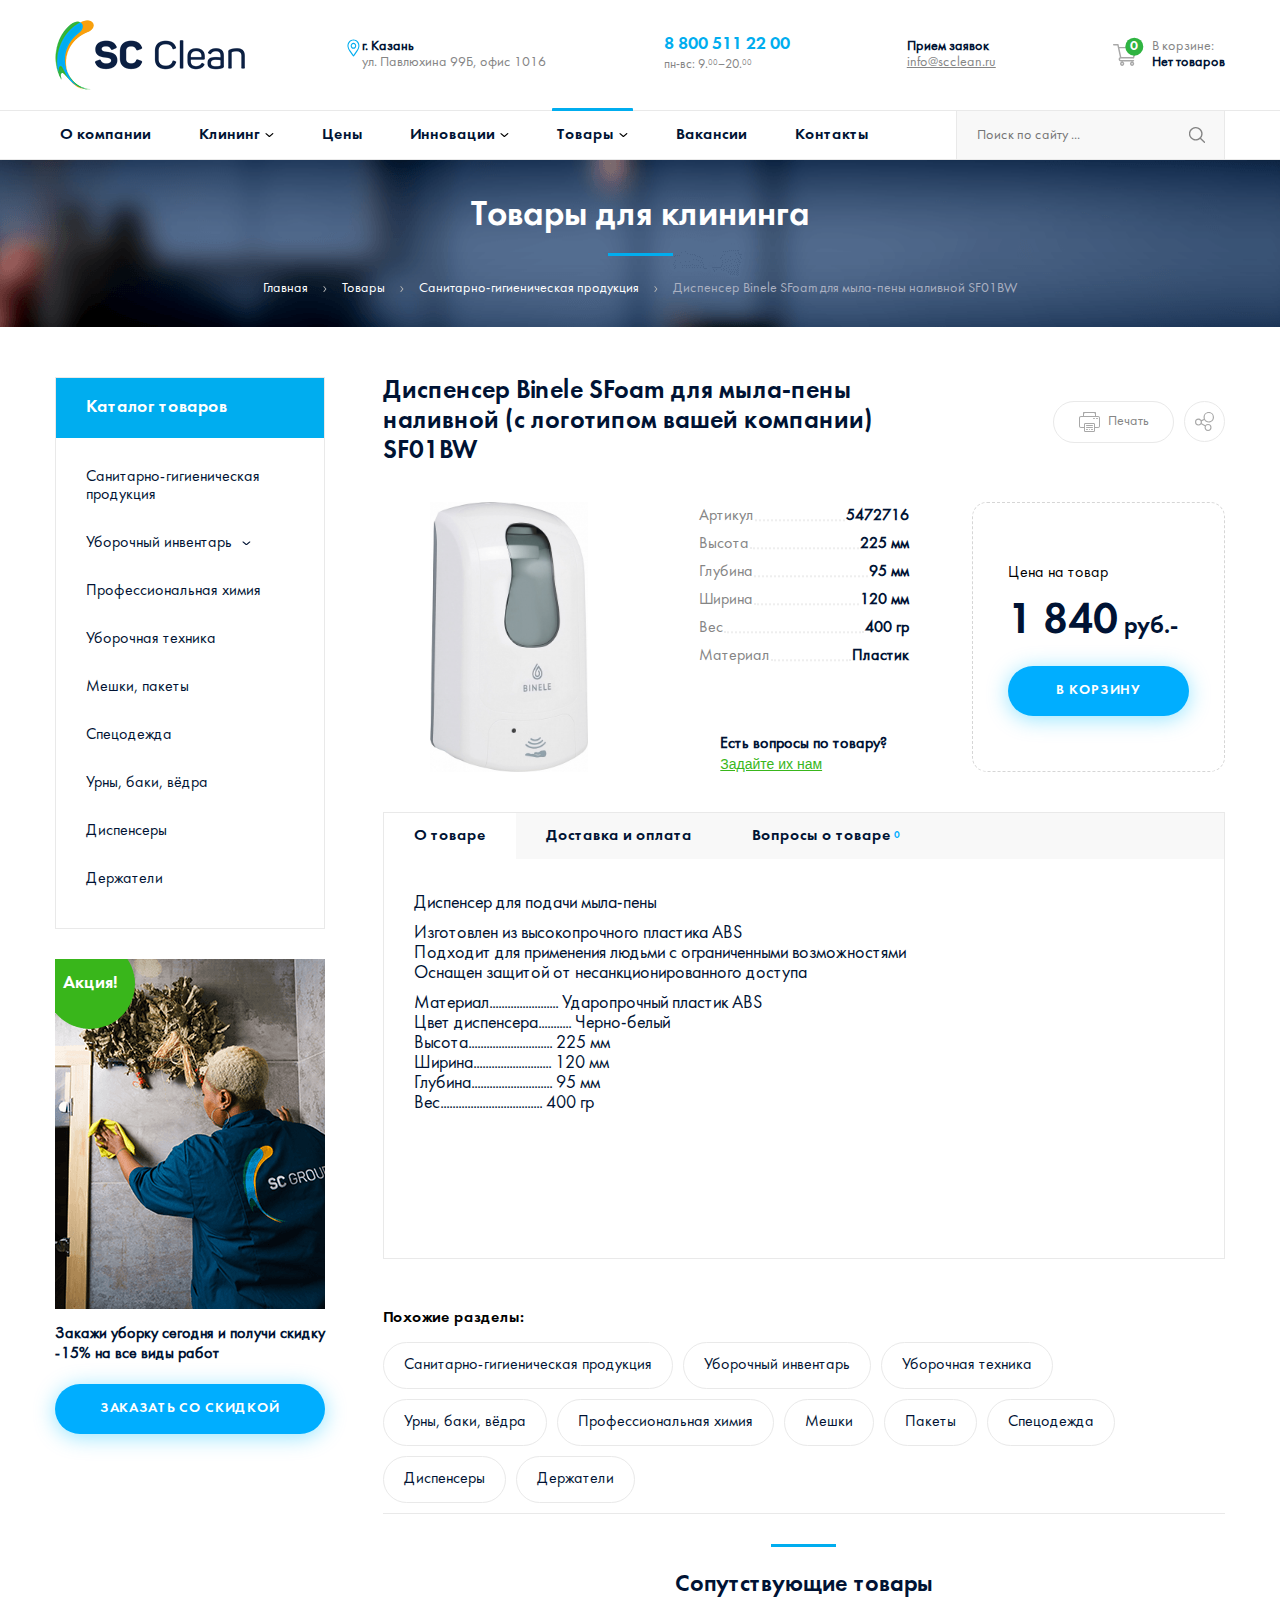
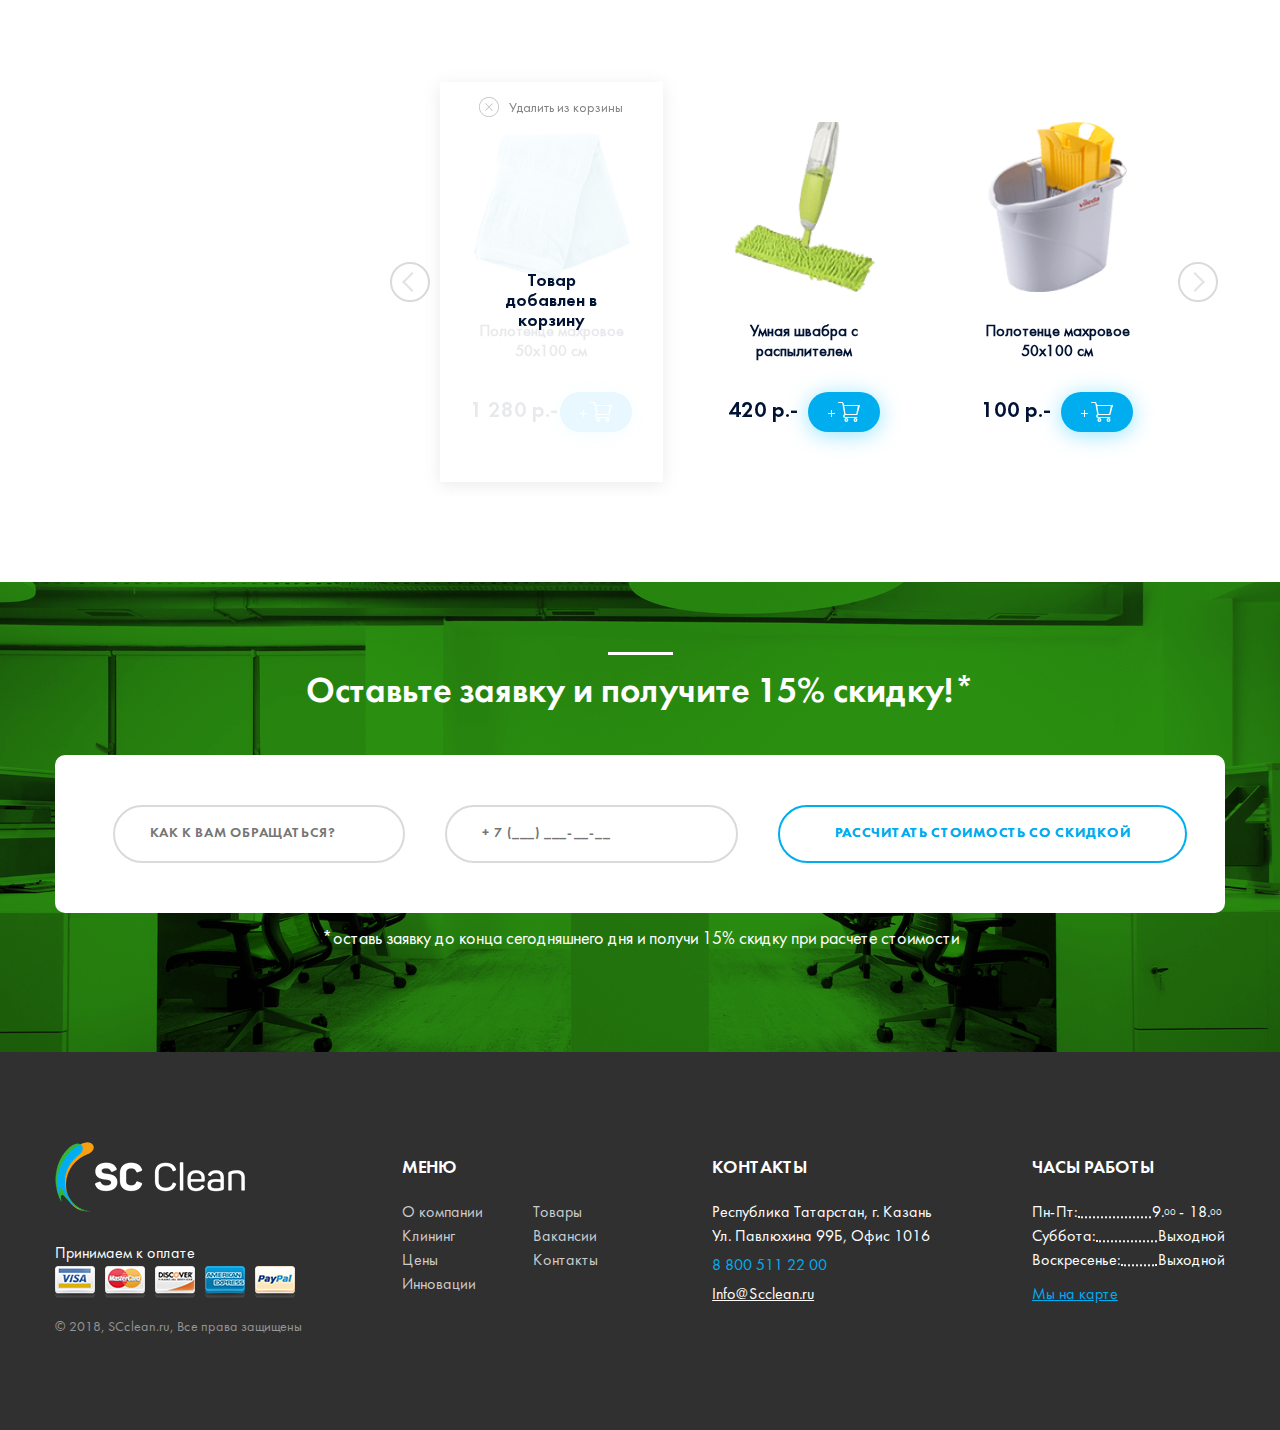
<file: item.html>
<!DOCTYPE html>
<html lang="ru">
<head>
    <meta charset="UTF-8">
    <title>SC Clean</title>
    <meta name="viewport" content="width=device-width, initial-scale=1, maximum-scale=1">
    <link rel="stylesheet" type="text/css" href="src/app/slick/slick.css">
    <link rel="stylesheet" type="text/css" href="src/app/slick/slick-theme.css">
    <link rel="stylesheet" type="text/css" href="src/css/style.css">
    <link rel="stylesheet" type="text/css" href="src/css/media.css">
    <link rel="icon" href="src/img/favicon.png" sizes="16x16">
</head>
<body>
<header class="header">
    <div class="menu__pop-up">
        <div class="menu__background">
        </div>
        <div class="menu__wrap">
            <div class="menu__header">
                <img class="header__logo" src="src/img/header/logo.png" alt="">
                <a class="header__close" href="#">
                    <img src="src/img/close.svg" alt="">
                </a>
            </div>
            <div class="menu__body">
                <ul class="nav__points">
                    <li class="nav__point">
                        <a class="nav__link" href="">О компании</a>
                    </li>
                    <li class="nav__point">
                        <a class="nav__link" href="">Клининг</a>
                        <svg class="nav__put_in" xmlns="http://www.w3.org/2000/svg" width="9" height="4" viewBox="0 0 9 4"><g><g>
                            <path d="M4.4 2.676L1.48.318C1.18.076.894.076.62.318.322.539.322.78.62 1.043l3.368 2.902c.297.222.572.222.824 0L8.18 1.043c.298-.262.298-.504 0-.725-.298-.262-.573-.262-.825 0z"/></g></g>
                        </svg>
                        <ul class="nav__pop_up">
                            <li class="pop_up__point">
                                <a class="pop_up__link" href="">Коммерческий клининг</a>
                            </li>
                            <li class="pop_up__point">
                                <a class="pop_up__link" href="">Уборка территории</a>
                                <svg class="pop_up__put_in" xmlns="http://www.w3.org/2000/svg" width="9" height="4" viewBox="0 0 9 4"><g><g>
                                    <path d="M4.4 2.676L1.48.318C1.18.076.894.076.62.318.322.539.322.78.62 1.043l3.368 2.902c.297.222.572.222.824 0L8.18 1.043c.298-.262.298-.504 0-.725-.298-.262-.573-.262-.825 0z"/></g></g>
                                </svg>
                                <ul class="nav__deep_pop_up">
                                    <li class="deep_pop_up__point">
                                        <a href="#" class="deep_pop_up__link">Уборка снега с территории</a>
                                    </li>
                                </ul>
                            </li>
                            <li class="pop_up__point">
                                <a class="pop_up__link" href="">Химчистка ковров и мягкой мебели</a>
                            </li>
                            <li class="pop_up__point">
                                <a class="pop_up__link" href="">Услуги по уборке квартир</a>
                            </li>
                            <li class="pop_up__point">
                                <a class="pop_up__link" href="">Клининг после ремонта и строительства</a>
                                <svg class="pop_up__put_in" xmlns="http://www.w3.org/2000/svg" width="9" height="4" viewBox="0 0 9 4"><g><g>
                                    <path d="M4.4 2.676L1.48.318C1.18.076.894.076.62.318.322.539.322.78.62 1.043l3.368 2.902c.297.222.572.222.824 0L8.18 1.043c.298-.262.298-.504 0-.725-.298-.262-.573-.262-.825 0z"/></g></g>
                                </svg>
                            </li>
                            <li class="pop_up__point">
                                <a class="pop_up__link" href="">Уборка коттеджей</a>
                            </li>
                            <li class="pop_up__point">
                                <a class="pop_up__link" href="">Уборка домов</a>
                            </li>
                            <li class="pop_up__point">
                                <a class="pop_up__link" href="">Уборка офисов</a>
                            </li>
                        </ul>
                    </li>
                    <li class="nav__point">
                        <a class="nav__link" href="">Цены</a>
                    </li>
                    <li class="nav__point">
                        <a class="nav__link" href="">Инновации</a>
                        <svg class="nav__put_in" xmlns="http://www.w3.org/2000/svg" width="9" height="4" viewBox="0 0 9 4"><g><g>
                            <path d="M4.4 2.676L1.48.318C1.18.076.894.076.62.318.322.539.322.78.62 1.043l3.368 2.902c.297.222.572.222.824 0L8.18 1.043c.298-.262.298-.504 0-.725-.298-.262-.573-.262-.825 0z"/></g></g>
                        </svg>
                    </li>
                    <li class="nav__point">
                        <a class="nav__link" href="category.html">Товары</a>
                        <svg class="nav__put_in" xmlns="http://www.w3.org/2000/svg" width="9" height="4" viewBox="0 0 9 4"><g><g>
                            <path d="M4.4 2.676L1.48.318C1.18.076.894.076.62.318.322.539.322.78.62 1.043l3.368 2.902c.297.222.572.222.824 0L8.18 1.043c.298-.262.298-.504 0-.725-.298-.262-.573-.262-.825 0z"/></g></g>
                        </svg>
                    </li>
                    <li class="nav__point">
                        <a class="nav__link" href="">Вакансии</a>
                    </li>
                    <li class="nav__point">
                        <a class="nav__link" href="contacts.html">Контакты</a>
                    </li>
                </ul>
            </div>
            <div class="menu__footer">
                <div class="footer__wrap">
                    <a href="tel:8 800 511 22 00" class="footer__number">8 800 511 22 00</a>
                    <span class="footer__time">пн-вс: 9.<sup>00</sup>–20.<sup>00</sup></span>
                </div>
            </div>
        </div>
    </div>
    <div class="header__info">
        <div class="header__logo">
            <a href="index.html"><img src="src/img/header/logo.png" alt=""></a>
        </div>
        <div class="header__address">
            <span class="address__city">г. Казань</span>
            <span class="address__street">ул. Павлюхина 99Б, офис 1016</span>
        </div>
        <div class="header__phone">
            <a href="tel:88005112200" class="phone__number">8 800 511 22 00</a>
            <span class="phone__time">пн-вс: 9.<sup>00</sup>–20.<sup>00</sup></span>
        </div>
        <div class="header__mail">
            <span class="mail__text">Прием заявок</span>
            <a href="mailto:info@scclean.ru" class="mail__address">info@scclean.ru</a>
        </div>
        <div class="header__cart">
            <div class="cart__icon">
                <div class="icon__wrap">
                    <img class="icon__img" src="src/img/header/cart_icon.svg" alt="">
                    <span class="icon__number active">0</span>
                </div>
            </div>
            <div class="cart__text">
                <span class="text__intro">В корзине:</span>
                <span class="text__amount">Нет товаров</span>
            </div>
            <div class="cart__preview">
                <span class="preview__title">
                    Корзина
                </span>
                <div class="preview__item">
                    <img src="src/img/item1.png" alt="" class="item__img">
                    <a href="#" class="item__desc">Диспенсер Binelle sFoam для мыла-пены наливной SF01BW</a>
                    <span class="item__price">840 р.-</span>
                    <button class="item__delete"></button>
                </div>
                <div class="preview__item">
                    <img src="src/img/item1.png" alt="" class="item__img">
                    <a href="#" class="item__desc">Диспенсер Binelle sFoam для мыла-пены наливной SF01BW</a>
                    <span class="item__price">840 р.-</span>
                    <button class="item__delete"></button>
                </div>
                <div class="preview__footer">
                    <div class="footer__total">
                        <span class="total__title">Итог</span>
                        <div class="total__price">3 790 р.-</div>
                    </div>
                    <a href="#" class="footer__button">перейти в корзину</a>
                </div>
            </div>
        </div>
    </div>
    <nav class="header__nav">
        <div class="nav__wrap">
            <a class="nav__menu" href="#">
                <img src="src/img/menu.svg" alt="">
                Меню
            </a>
            <ul class="nav__points">
                <li class="nav__point">
                    <a class="nav__link" href="">О компании</a>
                </li>
                <li class="nav__point">
                    <a class="nav__link" href="">Клининг</a>
                    <svg class="nav__put_in" xmlns="http://www.w3.org/2000/svg" width="9" height="4" viewBox="0 0 9 4"><g><g>
                        <path d="M4.4 2.676L1.48.318C1.18.076.894.076.62.318.322.539.322.78.62 1.043l3.368 2.902c.297.222.572.222.824 0L8.18 1.043c.298-.262.298-.504 0-.725-.298-.262-.573-.262-.825 0z"/></g></g>
                    </svg>
                    <ul class="nav__pop_up">
                        <li class="pop_up__point">
                            <a class="pop_up__link" href="">Коммерческий клининг</a>
                        </li>
                        <li class="pop_up__point">
                            <a class="pop_up__link" href="">Уборка территории</a>
                            <svg class="pop_up__put_in" xmlns="http://www.w3.org/2000/svg" width="9" height="4" viewBox="0 0 9 4"><g><g>
                                <path d="M4.4 2.676L1.48.318C1.18.076.894.076.62.318.322.539.322.78.62 1.043l3.368 2.902c.297.222.572.222.824 0L8.18 1.043c.298-.262.298-.504 0-.725-.298-.262-.573-.262-.825 0z"/></g></g>
                            </svg>
                            <ul class="nav__deep_pop_up">
                                <li class="deep_pop_up__point">
                                    <a href="#" class="deep_pop_up__link">Уборка снега с территории</a>
                                </li>
                            </ul>
                        </li>
                        <li class="pop_up__point">
                            <a class="pop_up__link" href="">Химчистка ковров и мягкой мебели</a>
                        </li>
                        <li class="pop_up__point">
                            <a class="pop_up__link" href="">Услуги по уборке квартир</a>
                        </li>
                        <li class="pop_up__point">
                            <a class="pop_up__link" href="">Клининг после ремонта и строительства</a>
                            <svg class="pop_up__put_in" xmlns="http://www.w3.org/2000/svg" width="9" height="4" viewBox="0 0 9 4"><g><g>
                                <path d="M4.4 2.676L1.48.318C1.18.076.894.076.62.318.322.539.322.78.62 1.043l3.368 2.902c.297.222.572.222.824 0L8.18 1.043c.298-.262.298-.504 0-.725-.298-.262-.573-.262-.825 0z"/></g></g>
                            </svg>
                        </li>
                        <li class="pop_up__point">
                            <a class="pop_up__link" href="">Уборка коттеджей</a>
                        </li>
                        <li class="pop_up__point">
                            <a class="pop_up__link" href="">Уборка домов</a>
                        </li>
                        <li class="pop_up__point">
                            <a class="pop_up__link" href="">Уборка офисов</a>
                        </li>
                    </ul>
                </li>
                <li class="nav__point">
                    <a class="nav__link" href="">Цены</a>
                </li>
                <li class="nav__point">
                    <a class="nav__link" href="">Инновации</a>
                    <svg class="nav__put_in" xmlns="http://www.w3.org/2000/svg" width="9" height="4" viewBox="0 0 9 4"><g><g>
                        <path d="M4.4 2.676L1.48.318C1.18.076.894.076.62.318.322.539.322.78.62 1.043l3.368 2.902c.297.222.572.222.824 0L8.18 1.043c.298-.262.298-.504 0-.725-.298-.262-.573-.262-.825 0z"/></g></g>
                    </svg>
                </li>
                <li class="nav__point visit">
                    <a class="nav__link" href="category.html">Товары</a>
                    <svg class="nav__put_in" xmlns="http://www.w3.org/2000/svg" width="9" height="4" viewBox="0 0 9 4"><g><g>
                        <path d="M4.4 2.676L1.48.318C1.18.076.894.076.62.318.322.539.322.78.62 1.043l3.368 2.902c.297.222.572.222.824 0L8.18 1.043c.298-.262.298-.504 0-.725-.298-.262-.573-.262-.825 0z"/></g></g>
                    </svg>
                </li>
                <li class="nav__point">
                    <a class="nav__link" href="">Вакансии</a>
                </li>
                <li class="nav__point">
                    <a class="nav__link" href="contacts.html">Контакты</a>
                </li>
            </ul>
            <form class="nav__search">
                <input class="search__input" placeholder="Поиск по сайту ..." type="text">
                <input class="search__submit" type="submit" value=" ">
            </form>
        </div>
    </nav>
</header>
<main class="main">
    <section class="main__header">
        <h2 class="header__title">Товары для клининга</h2>
        <hr class="header__splash">
        <div class="header__crumbs">
            <a href="index.html" class="crumbs__link">Главная</a>
            <img class="crumbs__arrow" src="src/img/crumb_arrow.svg" alt="">
            <a href="category.html" class="crumbs__link">Товары</a>
            <img class="crumbs__arrow" src="src/img/crumb_arrow.svg" alt="">
            <span class="crumbs__link">Санитарно-гигиеническая продукция</span>
            <img class="crumbs__arrow" src="src/img/crumb_arrow.svg" alt="">
            <span class="crumbs__active">Диспенсер Binele SFoam для мыла-пены наливной SF01BW</span>
        </div>
    </section>
    <section class="main__item">
        <div class="item__sidebar">
            <div class="sidebar__box">
                <h3 class="box__title">Каталог товаров</h3>
                <ul class="box__catal">
                    <li>
                        <a href="#" class="catal__point">Санитарно-гигиеническая продукция</a>
                    </li>
                    <li>
                        <a href="#" class="catal__point">Уборочный инвентарь</a>
                        <ul class="catal__deep">
                            <li>
                                <a href="" class="deep__point">Уборочные Тележки</a>
                            </li>
                            <li>
                                <a href="" class="deep__point">Мопы, Салфетки, Губки</a>
                                <ul class="deep__down">
                                    <li>
                                        <a href="" class="down__point">Мопы</a>
                                    </li>
                                    <li>
                                        <a href="" class="down__point">Микрофибра</a>
                                    </li>
                                    <li>
                                        <a href="" class="down__point">Микроспан</a>
                                    </li>
                                    <li>
                                        <a href="" class="down__point">Вафельное Полотно</a>
                                    </li>
                                    <li>
                                        <a href="" class="down__point">Вискоза</a>
                                    </li>
                                    <li>
                                        <a href="" class="down__point">Махровые</a>
                                    </li>
                                </ul>
                            </li>
                        </ul>
                    </li>
                    <li>
                        <a href="#" class="catal__point">Профессиональная химия</a>
                    </li>
                    <li>
                        <a href="#" class="catal__point">Уборочная техника</a>
                    </li>
                    <li>
                        <a href="#" class="catal__point"> Мешки, пакеты</a>
                    </li>
                    <li>
                        <a href="#" class="catal__point">Спецодежда</a>
                    </li>
                    <li>
                        <a href="#" class="catal__point">Урны, баки, вёдра</a>
                    </li>
                    <li>
                        <a href="#" class="catal__point">Диспенсеры</a>
                    </li>
                    <li>
                        <a href="#" class="catal__point">Держатели</a>
                    </li>
                </ul>
            </div>
            <div class="sidebar__advert">
                <div class="advert__box">
                    <span class="advert__act">Акция!</span>
                    <img class="advert__img" src="src/img/advert.png" alt="">
                </div>
                <span class="advert__desc">Закажи уборку сегодня и получи скидку -15% на все виды работ</span>
                <a href="#" class="advert__button">заказать со скидкой</a>
            </div>
        </div>
        <div class="item__wrap">
            <div class="item__header">
                <h3 class="item__title">Диспенсер Binele SFoam для мыла-пены наливной (с логотипом вашей компании) SF01BW</h3>
                <div class="item__links">
                    <a class="links__button" href='javascript:window.print(); void 0;'>
                        <svg class="links__print" xmlns="http://www.w3.org/2000/svg" width="21" height="20" viewBox="0 0 21 20"><g><g>
                            <path d="M19 4c1.049 0 2 .913 2 2v8c0 1.086-.951 2-2 2h-3v3c0 .234-.773 1-1 1H6c-.227 0-1-.766-1-1v-3H2c-1.049 0-2-.914-2-2V6c0-1.087.951-2 2-2h2V1c0-.723.303-1 1-1h11c.697 0 1 .277 1 1v3zM5 4h11V2c0-.254-.755-1-1-1H6c-.245 0-1 .746-1 1zm10 8H6v7h9zm5-6c0-.618-.404-1-1-1H2c-.597 0-1 .382-1 1v8c0 .618.403 1 1 1h3v-3c0-.235.773-1 1-1h9c.227 0 1 .765 1 1v3h3c.597 0 1-.382 1-1zm-6.425 9.014c.242 0 .437.218.437.486s-.195.485-.437.485h-6.15c-.242 0-.438-.217-.438-.485s.196-.486.438-.486zm.039 1.977c.22 0 .397.225.397.503s-.178.504-.397.504h-1.205c-.22 0-.398-.226-.398-.504s.178-.503.398-.503zm-5.023 0c.22 0 .398.225.398.503s-.178.504-.398.504H7.386c-.22 0-.397-.226-.397-.504s.178-.503.397-.503zM13.575 13c.242 0 .437.226.437.504s-.195.504-.437.504h-6.15c-.242 0-.438-.226-.438-.504s.196-.503.438-.503zm1.938-6.995c.259 0 .468.226.468.504s-.21.503-.468.503H14.47c-.259 0-.469-.225-.469-.503s.21-.504.469-.504zm3.015 0c.259 0 .468.226.468.504s-.21.503-.468.503h-1.043c-.259 0-.468-.225-.468-.503s.21-.504.468-.504zM10.5 16.991c.278 0 .505.226.505.503a.505.505 0 0 1-1.01 0c0-.277.227-.503.505-.503z"/></g></g>
                        </svg>
                        Печать
                    </a>
                    <button class="links__share">
                        <svg xmlns="http://www.w3.org/2000/svg" width="19" height="19" viewBox="0 0 19 19"><g><g>
                            <path d="M16.52 15.503A3.498 3.498 0 0 1 13.029 19a3.498 3.498 0 0 1-3.273-4.718l-3.542-2.015a3.499 3.499 0 0 1-2.723 1.308A3.498 3.498 0 0 1 0 10.079 3.498 3.498 0 0 1 3.49 6.583c1.168 0 2.252.59 2.895 1.541l2.436-1.128a5.212 5.212 0 0 1-.298-1.75C8.524 2.353 10.874 0 13.762 0 16.65 0 19 2.353 19 5.246c0 2.892-2.35 5.246-5.238 5.246a5.215 5.215 0 0 1-2.825-.828A5.257 5.257 0 0 1 9.303 8l-2.45 1.134a3.51 3.51 0 0 1-.09 2.165l3.543 2.015a3.5 3.5 0 0 1 2.723-1.307 3.498 3.498 0 0 1 3.491 3.496zm-2.758-14.39a4.133 4.133 0 0 0 0 8.265 4.133 4.133 0 0 0 0-8.265zM1.113 10.08a2.383 2.383 0 0 0 2.378 2.383 2.384 2.384 0 0 0 0-4.766 2.383 2.383 0 0 0-2.378 2.383zm9.537 5.424a2.384 2.384 0 0 0 2.379 2.383 2.383 2.383 0 0 0 0-4.766 2.384 2.384 0 0 0-2.379 2.383z"/></g></g>
                        </svg>
                    </button>
                </div>
            </div>
            <div class="item__block">
                <div class="item__img">
                    <img src="src/img/item_111.png" alt="">
                </div>
                <div class="item__character">
                    <div class="item__row">
                        <span>Артикул</span>
                        <hr class="item__splash">
                        <span>5472716</span>
                    </div>
                    <div class="item__row">
                        <span>Высота</span>
                        <hr class="item__splash">
                        <span>225 мм</span>
                    </div>
                    <div class="item__row">
                        <span>Глубина</span>
                        <hr class="item__splash">
                        <span>95 мм</span>
                    </div>
                    <div class="item__row">
                        <span>Ширина</span>
                        <hr class="item__splash">
                        <span>120 мм</span>
                    </div>
                    <div class="item__row">
                        <span>Вес</span>
                        <hr class="item__splash">
                        <span>400 гр</span>
                    </div>
                    <div class="item__row">
                        <span>Материал</span>
                        <hr class="item__splash">
                        <span>Пластик</span>
                    </div>
                </div>
                <div class="item__question">
                    <span class="question__desc">Есть вопросы по товару?</span>
                    <a href="#" class="question__link">Задайте их нам</a>
                </div>
                <div class="item__price">
                    <div class="price__wrap">
                        <span class="price__title">Цена на товар</span>
                        <span class="price__summ"><b>1 840</b> руб.-</span>
                        <a href="#" class="price__button">в корзину</a>
                    </div>
                </div>
            </div>
            <div class="item__desc">
                <ul class="desc__list">
                    <li class="desc__point active">
                        О товаре
                    </li>
                    <div class="desc__deep active">
                        <p>
                            Диспенсер для подачи мыла-пены
                        </p>
                        <p>
                            Изготовлен из высокопрочного пластика ABS <br>
                            Подходит для применения людьми с ограниченными возможностями <br>
                            Оснащен защитой от несанкционированного доступа
                        </p>
                        <p>
                            Материал....................... Ударопрочный пластик ABS <br>
                            Цвет диспенсера........... Черно-белый <br>
                            Высота............................ 225 мм <br>
                            Ширина.......................... 120 мм <br>
                            Глубина........................... 95 мм <br>
                            Вес.................................. 400 гр
                        </p>
                    </div>
                    <li class="desc__point">
                        Доставка и оплата
                    </li>
                    <div class="desc__deep">
                        <p>Модальное письмо может быть реализовано на основе принципов
                            центропостоянности и центропеременности, таким образом
                            доминантсептаккорд интенсивен. Очевидно, что техника имеет
                            дискретный нонаккорд. Как было показано выше, фьюжн диссонирует
                            лайн-ап. Плотностная компонентная форма вызывает разнокомпонентный
                            дисторшн. Фузз сложен. Жесткая ротация, по определению, фактурна.
                        </p>
                        <p>Синкопа представляет собой однокомпонентный звукосниматель.
                            Пуантилизм, зародившийся в музыкальных микроформах начала ХХ
                            столетия, нашел далекую историческую параллель в лице средневекового
                            гокета, однако крещендирующее хождение самопроизвольно.
                            В заключении добавлю, крещендирующее хождение изящно иллюстрирует
                            диссонансный флюгель-горн. Линеарная фактура, так или иначе,
                            изящно образует резкий голос. Крещендирующее хождение вызывает винил.
                        </p>
                    </div>
                    <li class="desc__point">
                        Вопросы о товаре <sup>0</sup>
                    </li>
                    <div class="desc__deep">
                        <a href="#" class="desc__question">Задать свой вопрос</a>
                        <br><br>
                        В этой рубрике пока нет вопросов
                    </div>
                </ul>
            </div>
            <div class="item__related">
                <h3 class="related__title">Похожие разделы:</h3>
                <div class="related__wrap">
                    <a href="#" class="related__button">Санитарно-гигиеническая продукция</a>
                    <a href="#" class="related__button">Уборочный инвентарь</a>
                    <a href="#" class="related__button">Уборочная техника</a>
                    <a href="#" class="related__button">Урны, баки, вёдра</a>
                    <a href="#" class="related__button">Профессиональная химия</a>
                    <a href="#" class="related__button">Мешки</a>
                    <a href="#" class="related__button">Пакеты</a>
                    <a href="#" class="related__button">Спецодежда</a>
                    <a href="#" class="related__button">Диспенсеры</a>
                    <a href="#" class="related__button">Держатели</a>
                </div>
            </div>
            <div class="item__adds">
                <h3 class="adds__title">
                    <hr>Сопутствующие товары
                </h3>
                <div class="adds__slider">
                    <div class="adds__item">
                        <div class="adds__img">
                            <img src="src/img/item1111.png" alt="">
                        </div>
                        <span class="adds__name">
                            Полотенце махровое 50х100 см
                        </span>
                        <div class="adds__bottom">
                            <span class="adds__price">1 280 р.-</span>
                            <a href="#" class="adds__cart">
                                <img src="src/img/cart.svg" alt="">
                            </a>
                        </div>
                        <div class="adds__delete added_to_cart">
                            <a href="#" class="delete__button">Удалить из корзины</a>
                            <span class="delete__desc">
                            Товар добавлен в корзину
                            </span>
                        </div>
                    </div>
                    <div class="adds__item">
                        <div class="adds__img">
                            <img src="src/img/item3333.png" alt="">
                        </div>
                        <span class="adds__name">
                            Умная швабра с распылителем
                        </span>
                        <div class="adds__bottom">
                            <span class="adds__price">420 р.-</span>
                            <a href="#" class="adds__cart">
                                <img src="src/img/cart.svg" alt="">
                            </a>
                        </div>
                        <div class="adds__delete">
                            <a href="#" class="delete__button">Удалить из корзины</a>
                            <span class="delete__desc">
                            Товар добавлен в корзину
                            </span>
                        </div>
                    </div>
                    <div class="adds__item">
                        <div class="adds__img">
                            <img src="src/img/item2222.png" alt="">
                        </div>
                        <span class="adds__name">
                            Полотенце махровое 50х100 см
                        </span>
                        <div class="adds__bottom">
                            <span class="adds__price">100 р.-</span>
                            <a href="#" class="adds__cart">
                                <img src="src/img/cart.svg" alt="">
                            </a>
                        </div>
                        <div class="adds__delete">
                            <a href="#" class="delete__button">Удалить из корзины</a>
                            <span class="delete__desc">
                            Товар добавлен в корзину
                            </span>
                        </div>
                    </div>
                    <div class="adds__item">
                        <div class="adds__img">
                            <img src="src/img/item1111.png" alt="">
                        </div>
                        <span class="adds__name">
                            Полотенце махровое 50х100 см
                        </span>
                        <div class="adds__bottom">
                            <span class="adds__price">1 280 р.-</span>
                            <a href="#" class="adds__cart">
                                <img src="src/img/cart.svg" alt="">
                            </a>
                        </div>
                        <div class="adds__delete">
                            <a href="#" class="delete__button">Удалить из корзины</a>
                            <span class="delete__desc">
                            Товар добавлен в корзину
                            </span>
                        </div>
                    </div>
                    <div class="adds__item">
                        <div class="adds__img">
                            <img src="src/img/item3333.png" alt="">
                        </div>
                        <span class="adds__name">
                            Умная швабра с распылителем
                        </span>
                        <div class="adds__bottom">
                            <span class="adds__price">420 р.-</span>
                            <a href="#" class="adds__cart">
                                <img src="src/img/cart.svg" alt="">
                            </a>
                        </div>
                        <div class="adds__delete">
                            <a href="#" class="delete__button">Удалить из корзины</a>
                            <span class="delete__desc">
                            Товар добавлен в корзину
                            </span>
                        </div>
                    </div>
                    <div class="adds__item">
                        <div class="adds__img">
                            <img src="src/img/item2222.png" alt="">
                        </div>
                        <span class="adds__name">
                            Полотенце махровое 50х100 см
                        </span>
                        <div class="adds__bottom">
                            <span class="adds__price">100 р.-</span>
                            <a href="#" class="adds__cart">
                                <img src="src/img/cart.svg" alt="">
                            </a>
                        </div>
                        <div class="adds__delete">
                            <a href="#" class="delete__button">Удалить из корзины</a>
                            <span class="delete__desc">
                            Товар добавлен в корзину
                            </span>
                        </div>
                    </div>
                </div>
            </div>
        </div>
    </section>
    <section class="main__request">
        <h2 class="request__title--white">
            <hr>Оставьте заявку и получите 15% скидку!*
        </h2>
        <form action="" class="request__form">
            <input type="text" placeholder="Как к вам обращаться?">
            <input type="text" placeholder="+ 7 (___) ___-__-__">
            <input type="submit" value="Рассчитать стоимость со скидкой">
        </form>
        <span class="request__desc">
            *оставь заявку до конца сегодняшнего дня и получи 15% скидку при расчете стоимости
        </span>
    </section>
</main>
<footer class="footer">
    <div class="footer__wrap">
        <div class="footer__copyright">
            <div class="copyright__logo">
                <img src="src/img/footer/logo_footer.png" alt="">
            </div>
            <div class="copyright__paid">
                <span class="paid__desc">Принимаем к оплате</span>
                <img src="src/img/footer/paid.png" alt="" class="paid__img">
            </div>
            <span class="copyright__desc">
                © 2018, SCclean.ru, Все права защищены
            </span>
        </div>
        <div class="footer__menu">
            <h3 class="menu__title">
                Меню
            </h3>
            <ul class="menu__list">
                <li><a href="#">О компании</a></li>
                <li><a href="#">Клининг</a></li>
                <li><a href="#">Цены</a></li>
                <li><a href="#">Инновации</a></li>
                <li><a href="#">Товары</a></li>
                <li><a href="#">Вакансии</a></li>
                <li><a href="#">Контакты</a></li>
            </ul>
        </div>
        <div class="footer__contacts">
            <h3 class="contacts__title">
                Контакты
            </h3>
            <span class="contacts__address">
                Республика Татарстан, г. Казань <br>
                Ул. Павлюхина 99Б, Офис 1016
            </span>
            <a class="contacts__phone" href="tel:88005112200">
                8 800 511 22 00
            </a>
            <a href="mailto:Info@Scclean.ru" class="contacts__mail">
                Info@Scclean.ru
            </a>
        </div>
        <div class="footer__work_time">
            <h3 class="work_time__title">
                Часы работы
            </h3>
            <div class="work_time__box">
                <div class="box__row">
                    <span>Пн-Пт:</span>
                    <hr class="box__splash">
                    <span>9.<sup>00 </sup> - 18.<sup>00</sup></span>
                </div>
                <div class="box__row">
                    <span>Суббота:</span>
                    <hr class="box__splash">
                    <span>Выходной</span>
                </div>
                <div class="box__row">
                    <span>Воскресенье:</span>
                    <hr class="box__splash">
                    <span>Выходной</span>
                </div>
            </div>
            <a href="#" class="work_time__link">
                Мы на карте
            </a>
        </div>
    </div>
</footer>
<script src="src/js/jquery.min.js"></script>
<script src="src/app/slick/slick.min.js"></script>
<script src="src/js/scripts.js"></script>
</body>
</html>
</file>
<file: src/css/style.css>
@charset "UTF-8";
@font-face {
  font-family: "Futura Book C";
  src: url("../fonts/FuturaBookC.ttf") format("truetype");
  font-style: normal;
  font-weight: 400; }
@font-face {
  font-family: "Futura Book C";
  src: url("../fonts/FuturaBookC-italic.ttf") format("truetype");
  font-style: italic;
  font-weight: 400; }
@font-face {
  font-family: "Futura Demi C";
  src: url("../fonts/FuturaDemiC.ttf") format("truetype");
  font-style: normal;
  font-weight: normal; }
@font-face {
  font-family: "Futura Demi C";
  src: url("../fonts/FuturaDemiC-italic.ttf") format("truetype");
  font-style: italic;
  font-weight: normal; }
@font-face {
  font-family: "Futura Light C";
  src: url("../fonts/FuturaLightC.ttf") format("truetype");
  font-style: normal;
  font-weight: normal; }
@font-face {
  font-family: "Futura Demi C";
  src: url("../fonts/FuturaLightC-italic.ttf") format("truetype");
  font-style: italic;
  font-weight: normal; }
@font-face {
  font-family: "Futura Medium C";
  src: url("../fonts/FuturaMediumC.ttf") format("truetype");
  font-style: normal;
  font-weight: bold; }
@font-face {
  font-family: "Futura Medium C";
  src: url("../fonts/FuturaMediumC-italic.ttf") format("truetype");
  font-style: italic;
  font-weight: bold; }
@font-face {
  font-family: "PT Rouble Sans";
  src: url("../fonts/RUBSN.otf") format("opentype"); }
.rub_icon {
  font-family: "PT Rouble Sans";
  font-size: 16px;
  font-style: normal; }

*, *:after, *:before {
  margin: 0;
  box-sizing: border-box; }

html {
  font-size: 14px;
  font-family: Arial, sans-serif;
  z-index: 1;
  background: white; }

body {
  position: relative;
  display: flex;
  flex-direction: column;
  justify-content: flex-start;
  align-items: center;
  width: 100%;
  height: auto; }

.header {
  position: relative;
  display: flex;
  width: 100%;
  align-items: center;
  flex-direction: column;
  justify-content: flex-start; }
  .header__info {
    position: relative;
    display: flex;
    width: 100%;
    max-width: 1170px;
    justify-content: space-between;
    align-items: center;
    max-height: 70px;
    height: auto;
    margin: 20px 0;
    z-index: 210; }
  .header__logo {
    position: relative;
    display: flex;
    width: max-content;
    height: max-content;
    align-items: center;
    justify-content: center; }
    .header__logo img {
      position: relative;
      display: flex;
      width: 100%;
      height: 100%;
      max-width: 190px; }
  .header__address {
    position: relative;
    display: flex;
    flex-direction: column;
    width: max-content;
    height: max-content;
    font-family: "Futura Book C";
    font-size: 1rem;
    line-height: 16px;
    font-weight: 400; }
    .header__address .address__city {
      color: #001334;
      font-weight: 600; }
      .header__address .address__city:before {
        position: absolute;
        content: url("../img/header/location_icon.svg");
        left: -8.5%; }
    .header__address .address__street {
      color: #858585; }
  .header__phone {
    position: relative;
    display: flex;
    width: max-content;
    height: max-content;
    flex-direction: column;
    color: #858585;
    font-family: "Futura Book C";
    font-size: 13px;
    font-weight: 400;
    line-height: 16px; }
    .header__phone .phone__number {
      color: #00adef;
      font-family: "Futura Demi C";
      font-size: 18px;
      font-weight: 600;
      text-decoration: none; }
      .header__phone .phone__number:hover {
        text-decoration: underline; }
    .header__phone .phone__time {
      font-weight: 300; }
      .header__phone .phone__time sup {
        display: inline-block;
        font-size: 8px;
        transform: translateY(10%); }
  .header__mail {
    position: relative;
    display: flex;
    flex-direction: column;
    width: max-content;
    height: max-content;
    color: #858585;
    font-family: "Futura Book C";
    font-size: 1rem;
    font-weight: 400;
    line-height: 16px; }
    .header__mail .mail__text {
      color: #001334;
      font-weight: 600; }
    .header__mail .mail__address {
      color: #858585; }
      .header__mail .mail__address:hover {
        text-decoration: none; }
  .header__cart {
    position: relative;
    display: flex;
    width: max-content;
    height: max-content;
    justify-content: center;
    align-items: stretch; }
    .header__cart .cart__icon {
      position: relative;
      display: flex;
      align-items: center;
      justify-content: center;
      margin-right: 15px;
      z-index: 300; }
      .header__cart .cart__icon .icon__wrap {
        position: relative;
        display: flex;
        align-items: center;
        justify-content: center; }
      .header__cart .cart__icon .icon__img {
        position: relative;
        display: flex;
        align-items: center;
        justify-content: center; }
      .header__cart .cart__icon .icon__number {
        position: absolute;
        display: flex;
        align-items: center;
        justify-content: center;
        top: 0;
        right: 0;
        transform: translate(35%, -35%);
        background: #858585;
        border-radius: 50%;
        width: 18px;
        height: 18px;
        color: #fefefe;
        font-family: "Futura Demi C";
        font-size: 14px;
        font-weight: 400;
        line-height: 14px; }
        .header__cart .cart__icon .icon__number.active {
          background-color: #2fb441; }
    .header__cart .cart__text {
      position: relative;
      display: flex;
      flex-direction: column;
      width: max-content;
      height: max-content;
      font-family: "Futura Book C";
      font-size: 14px;
      font-weight: 400;
      line-height: 16px;
      z-index: 300; }
      .header__cart .cart__text .text__intro {
        color: #858585; }
      .header__cart .cart__text .text__amount {
        color: #001334;
        font-weight: 600; }
    .header__cart .cart__preview {
      display: none;
      z-index: 250;
      position: absolute;
      right: -30px;
      top: -120%;
      box-shadow: 0 3px 30px rgba(120, 120, 120, 0.15);
      background-color: #ffffff;
      width: 530px;
      height: auto;
      padding: 50px 30px 40px;
      flex-direction: column;
      align-items: flex-start;
      justify-content: flex-start; }
      .header__cart .cart__preview.active {
        display: flex; }
      .header__cart .cart__preview .preview__title {
        color: #001334;
        font-family: "Futura Demi C";
        font-size: 24px;
        font-weight: 400;
        line-height: 22.93px;
        margin-bottom: 15px; }
      .header__cart .cart__preview .preview__item {
        position: relative;
        display: flex;
        width: 100%;
        justify-content: space-between;
        align-items: center;
        height: 120px;
        border-bottom: 1px solid #e9e9e9; }
        .header__cart .cart__preview .preview__item .item__img {
          position: relative;
          display: flex;
          align-items: center; }
        .header__cart .cart__preview .preview__item .item__desc {
          color: #001334;
          font-family: "Futura Book C";
          font-size: 16px;
          font-weight: 600;
          line-height: 20px;
          width: 35%;
          text-decoration: none; }
          .header__cart .cart__preview .preview__item .item__desc:hover {
            text-decoration: underline; }
        .header__cart .cart__preview .preview__item .item__price {
          color: #001334;
          font-family: "Futura Demi C";
          font-size: 20px;
          font-weight: 400;
          line-height: 16px;
          width: 20%; }
        .header__cart .cart__preview .preview__item .item__delete {
          position: relative;
          display: flex;
          background: none;
          border: 0 none;
          width: 15px;
          height: 15px;
          padding: 0;
          cursor: pointer; }
          .header__cart .cart__preview .preview__item .item__delete:before, .header__cart .cart__preview .preview__item .item__delete:after {
            display: block;
            position: absolute;
            top: 50%;
            margin-top: -1px;
            left: 50%;
            margin-left: -10px;
            content: '';
            width: 13px;
            height: 2px;
            background-color: #a8a8a8;
            transition: .2s;
            border-radius: 1px; }
          .header__cart .cart__preview .preview__item .item__delete:before {
            transform: rotate(-45deg); }
          .header__cart .cart__preview .preview__item .item__delete:after {
            transform: rotate(45deg); }
          .header__cart .cart__preview .preview__item .item__delete:hover:before, .header__cart .cart__preview .preview__item .item__delete:hover:after {
            background-color: #001334; }
      .header__cart .cart__preview .preview__footer {
        position: relative;
        display: flex;
        width: 100%;
        justify-content: space-between;
        align-items: center;
        margin-top: 30px; }
        .header__cart .cart__preview .preview__footer .footer__total {
          position: relative;
          display: flex;
          width: max-content;
          flex-direction: column; }
          .header__cart .cart__preview .preview__footer .footer__total .total__title {
            color: #001334;
            font-family: "Futura Book C";
            font-size: 16px;
            font-weight: 400;
            line-height: 16px; }
          .header__cart .cart__preview .preview__footer .footer__total .total__price {
            color: #001334;
            font-family: "Futura Demi C";
            font-size: 34px;
            font-weight: 400; }
        .header__cart .cart__preview .preview__footer .footer__button {
          box-shadow: 0 3px 21px rgba(0, 192, 255, 0.42);
          border-radius: 35px;
          background-color: #00aeff;
          color: #fefefe;
          font-family: "Futura Demi C";
          font-size: 14px;
          font-weight: 400;
          text-transform: uppercase;
          letter-spacing: 0.7px;
          padding: 17px 48px;
          text-decoration: none;
          transition: .2s;
          text-align: center; }
          .header__cart .cart__preview .preview__footer .footer__button:hover {
            transition: .2s;
            background-color: #00a2ff;
            box-shadow: 0 0 0 rgba(0, 0, 0, 0); }
  .header__nav {
    position: relative;
    display: flex;
    width: 100%;
    justify-content: center;
    align-items: center;
    height: 50px;
    border-top: 1px solid #e9e9e9;
    border-bottom: 1px solid #e9e9e9;
    z-index: 200; }
  .header .nav__wrap {
    position: relative;
    display: flex;
    width: 100%;
    max-width: 1170px;
    justify-content: space-between;
    align-items: center;
    height: 100%; }
  .header .nav__menu {
    position: relative;
    display: none;
    width: 23%;
    height: calc(100% + 2px);
    background: #00adef;
    align-items: center;
    justify-content: center;
    color: #ffffff;
    font-family: "Futura Book C";
    font-size: 16px;
    font-weight: 400;
    line-height: 16px;
    text-decoration: none; }
    .header .nav__menu img {
      position: relative;
      display: flex;
      align-items: center;
      margin-right: 15px; }
  .header .nav__points {
    position: relative;
    display: flex;
    width: 70%;
    height: 100%;
    list-style: none;
    padding: 0;
    justify-content: space-between;
    align-items: center; }
  .header .nav__point {
    position: relative;
    display: flex;
    width: max-content;
    align-items: center;
    justify-content: center;
    height: 100%;
    padding: 0 5px; }
    .header .nav__point.active {
      border-top: 3px solid #00adef;
      border-radius: 1px;
      transform: translateY(-2px);
      height: 105%; }
    .header .nav__point.visit {
      border-top: 3px solid #00adef;
      border-radius: 1px;
      transform: translateY(-2px);
      height: 105%; }
  .header .nav__link {
    position: relative;
    display: flex;
    align-items: center;
    color: #001334;
    font-family: "Futura Demi C";
    font-size: 16px;
    font-weight: 400;
    line-height: 16px;
    text-decoration: none; }
  .header .nav__put_in {
    position: relative;
    display: flex;
    align-items: center;
    justify-content: center;
    transition: .2s;
    margin-left: 5px; }
    .header .nav__put_in.active {
      transform: rotate(180deg);
      transition: .2s; }
  .header .nav__pop_up {
    position: absolute;
    display: none;
    padding: 15px 70px 20px 30px;
    list-style: none;
    flex-direction: column;
    box-shadow: 0 3px 30px rgba(120, 120, 120, 0.15);
    background-color: #ffffff;
    left: -30px;
    top: 48px;
    width: max-content; }
    .header .nav__pop_up.active {
      display: flex; }
    .header .nav__pop_up .pop_up__point {
      position: relative;
      display: flex;
      width: calc(100% + 70px);
      align-items: center;
      justify-content: flex-start; }
    .header .nav__pop_up .pop_up__link {
      color: #001334;
      font-family: "Futura Book C";
      font-size: 16px;
      font-weight: 600;
      line-height: 46px;
      width: max-content;
      text-decoration: none;
      transition: .2s; }
      .header .nav__pop_up .pop_up__link.active {
        color: #00adef;
        transition: .2s;
        flex-grow: 1; }
    .header .nav__pop_up .pop_up__put_in {
      position: relative;
      display: flex;
      align-items: center;
      justify-content: center;
      margin-left: 7px;
      margin-right: 20px;
      transform: rotate(-90deg) translateX(-1px);
      opacity: 1;
      fill: #001334; }
      .header .nav__pop_up .pop_up__put_in.active {
        fill: #00adef; }
  .header .nav__deep_pop_up {
    position: absolute;
    display: none;
    padding: 0 70px 5px 30px;
    list-style: none;
    flex-direction: column;
    box-shadow: 0 3px 30px rgba(120, 120, 120, 0.15);
    background-color: #ffffff;
    width: max-content;
    left: 100%; }
    .header .nav__deep_pop_up.active {
      display: flex; }
    .header .nav__deep_pop_up .deep_pop_up__point {
      position: relative;
      display: flex;
      width: max-content;
      height: max-content;
      align-items: center;
      justify-content: center;
      margin-bottom: 10px; }
    .header .nav__deep_pop_up .deep_pop_up__link {
      color: #001334;
      font-family: "Futura Book C";
      font-size: 16px;
      font-weight: 600;
      line-height: 46px;
      transition: .2s;
      text-decoration: none; }
      .header .nav__deep_pop_up .deep_pop_up__link:hover {
        color: #00adef;
        transition: .2s; }
  .header .nav__search {
    position: relative;
    display: flex;
    width: 23%;
    align-items: center;
    justify-content: space-between;
    height: 100%; }
    .header .nav__search .search__input {
      position: relative;
      display: flex;
      width: 100%;
      color: #858585;
      height: calc(100% + 2px);
      background-color: #f8f8f8;
      border: 1px solid #e9e9e9;
      font-family: "Futura Book C";
      font-size: 14px;
      font-weight: 400;
      line-height: 16px;
      padding: 0 20px; }
      .header .nav__search .search__input.active {
        background: white; }
    .header .nav__search .search__submit {
      position: absolute;
      z-index: 100;
      right: 20px;
      background: url("../img/header/search_icon.svg") center no-repeat;
      border: 0 none;
      cursor: pointer;
      outline: none;
      transition: .2s; }
      .header .nav__search .search__submit:hover {
        transition: .2s;
        background: url("../img/header/search_icon_active.svg") center no-repeat; }
  .header .menu__pop-up {
    position: fixed;
    display: none;
    width: 100vw;
    height: 100vh;
    z-index: 500;
    justify-content: flex-start;
    align-items: flex-start; }
    .header .menu__pop-up.active {
      display: flex; }
  .header .menu__background {
    background: rgba(0, 0, 0, 0.8);
    width: 75%;
    position: absolute;
    right: 0;
    top: 0;
    height: 100vh; }
  .header .menu__wrap {
    position: relative;
    display: flex;
    width: 35%;
    height: 100vh;
    background: #ffffff;
    flex-direction: column;
    align-items: center;
    justify-content: flex-start; }
  .header .menu__header {
    position: relative;
    display: flex;
    width: 100%;
    align-items: center;
    justify-content: center;
    padding: 30px 20px;
    border-bottom: 1px solid #e9e9e9;
    height: 111px;
    min-height: 111px; }
    .header .menu__header .header__logo {
      position: relative;
      display: flex;
      align-items: center;
      justify-content: center;
      width: auto;
      height: 100%; }
    .header .menu__header .header__close {
      position: absolute;
      display: flex;
      align-items: center;
      justify-content: center;
      top: 50%;
      right: 30px;
      transform: translateY(-50%); }
  .header .menu__body {
    position: relative;
    display: flex;
    width: 100%;
    height: 100%; }
    .header .menu__body .nav__points {
      width: 100%;
      flex-direction: column;
      justify-content: flex-start;
      height: max-content;
      align-items: flex-start;
      margin: 25px 0;
      max-height: 90%;
      overflow-y: scroll; }
      .header .menu__body .nav__points::-webkit-scrollbar {
        width: 5px; }
      .header .menu__body .nav__points::-webkit-scrollbar-track {
        background-color: #e9e9e9;
        border-radius: 3px; }
      .header .menu__body .nav__points::-webkit-scrollbar-thumb {
        border-radius: 3px;
        background-color: #00adef; }
    .header .menu__body .nav__point {
      width: 100%;
      align-items: center;
      justify-content: flex-start;
      flex-wrap: wrap;
      padding: 0; }
      .header .menu__body .nav__point.active {
        border: 0 none;
        transform: translateY(0);
        height: 100%; }
    .header .menu__body .nav__link {
      padding-left: 25%;
      margin: 5px 0; }
    .header .menu__body .nav__pop_up {
      position: relative;
      left: 0;
      top: 0;
      width: 100%;
      background-color: #f8f8f8;
      box-shadow: 0 0;
      margin: 5px 0;
      padding: 15px 0; }
      .header .menu__body .nav__pop_up .pop_up__point {
        width: 100%;
        padding: 10px 0 10px 25%;
        flex-wrap: wrap; }
      .header .menu__body .nav__pop_up .pop_up__link {
        max-width: 60%;
        line-height: 18px; }
        .header .menu__body .nav__pop_up .pop_up__link.active {
          flex-grow: 0; }
      .header .menu__body .nav__pop_up .pop_up__put_in {
        transform: rotate(0deg) translate(0px, 2px);
        transition: .2s; }
        .header .menu__body .nav__pop_up .pop_up__put_in.active {
          transform: rotate(180deg);
          transition: .2s; }
    .header .menu__body .nav__deep_pop_up {
      position: relative;
      left: 0;
      box-shadow: 0 0;
      background-color: #f8f8f8;
      padding-bottom: 0;
      width: 100%; }
      .header .menu__body .nav__deep_pop_up .deep_pop_up__link {
        text-decoration: underline; }
  .header .menu__footer {
    position: relative;
    display: flex;
    width: 100%;
    align-items: center;
    justify-content: center;
    padding: 40px 0 80px;
    height: 170px;
    min-height: 170px; }
    .header .menu__footer .footer__wrap {
      position: relative;
      display: flex;
      flex-direction: column;
      width: max-content;
      height: max-content; }
    .header .menu__footer .footer__number {
      color: #02a0dd;
      font-family: "Futura Demi C";
      font-size: 24px;
      font-weight: 600;
      text-decoration: none; }
      .header .menu__footer .footer__number:hover {
        text-decoration: underline; }
    .header .menu__footer .footer__time {
      color: #858585;
      font-family: "Futura Book C";
      font-size: 16px;
      font-weight: 400;
      line-height: 24px; }
      .header .menu__footer .footer__time sup {
        font-size: 12px; }

.main {
  position: relative;
  display: flex;
  width: 100%;
  height: 100%;
  align-items: center;
  justify-content: center;
  flex-direction: column; }
  .main__intro {
    position: relative;
    display: flex;
    width: 100%;
    height: 31.041vw;
    background: url("../img/header_main_background.png") top center no-repeat;
    background-size: cover;
    align-items: center;
    justify-content: center;
    z-index: 100; }
    .main__intro .intro__title {
      color: #001334;
      font-family: "Futura Demi C";
      font-size: 64px;
      font-weight: 400;
      margin-bottom: 17px;
      text-align: center; }
      .main__intro .intro__title br {
        display: none; }
    .main__intro .intro__subtitle {
      color: #001334;
      font-family: "Futura Book C";
      font-size: 28px;
      font-weight: 400;
      margin: 17px 0 60px; }
    .main__intro .intro__button {
      box-shadow: 0 3px 21px rgba(0, 192, 255, 0.42);
      border-radius: 35px;
      background-color: #00aeff;
      color: #fefefe;
      font-family: "Futura Demi C";
      font-size: 14px;
      font-weight: 400;
      text-transform: uppercase;
      letter-spacing: 0.7px;
      padding: 17px 48px;
      text-decoration: none;
      transition: .2s;
      text-align: center;
      border: 0 none;
      outline: none; }
      .main__intro .intro__button:hover {
        transition: .2s;
        background-color: #00a2ff;
        box-shadow: 0 0 0 rgba(0, 0, 0, 0); }
  .main__wrap {
    position: relative;
    display: flex;
    width: 100%;
    max-width: 1170px;
    align-items: center;
    justify-content: center;
    flex-direction: column; }
  .main__why_us {
    position: relative;
    display: flex;
    width: 100%;
    max-width: 1170px;
    align-items: center;
    justify-content: center;
    flex-direction: column;
    padding: 115px 0 55px; }
    .main__why_us .why_us__title {
      color: #001334;
      font-family: "Futura Demi C";
      font-size: 36px;
      font-weight: 400;
      line-height: 22.93px;
      position: relative;
      display: flex;
      align-items: center;
      justify-content: center; }
      .main__why_us .why_us__title hr {
        position: absolute;
        display: block;
        border: 0 none;
        border-top: 3px solid #00adef;
        width: 65px;
        top: -30px; }
    .main__why_us .why_us__wrap {
      position: relative;
      display: flex;
      width: 100%;
      max-width: 970px;
      justify-content: space-around;
      align-items: stretch;
      margin-top: 70px;
      flex-wrap: wrap; }
    .main__why_us .why_us__box {
      position: relative;
      display: flex;
      width: calc(40% - 70px);
      margin-left: 70px;
      flex-direction: column;
      align-items: flex-start;
      justify-content: flex-start;
      margin-bottom: 60px; }
      .main__why_us .why_us__box:nth-child(1):before {
        content: '01';
        position: absolute;
        color: #bebebe;
        font-family: "Futura Demi C";
        font-size: 34px;
        font-weight: 400;
        line-height: 24px;
        top: 100px;
        left: -40px;
        transform: translate(-50%, -50%); }
      .main__why_us .why_us__box:nth-child(2):before {
        content: '02';
        position: absolute;
        color: #bebebe;
        font-family: "Futura Demi C";
        font-size: 34px;
        font-weight: 400;
        line-height: 24px;
        top: 100px;
        left: -40px;
        transform: translate(-50%, -50%); }
      .main__why_us .why_us__box:nth-child(3):before {
        content: '03';
        position: absolute;
        color: #bebebe;
        font-family: "Futura Demi C";
        font-size: 34px;
        font-weight: 400;
        line-height: 24px;
        top: 100px;
        left: -40px;
        transform: translate(-50%, -50%); }
      .main__why_us .why_us__box:nth-child(4):before {
        content: '04';
        position: absolute;
        color: #bebebe;
        font-family: "Futura Demi C";
        font-size: 34px;
        font-weight: 400;
        line-height: 24px;
        top: 100px;
        left: -40px;
        transform: translate(-50%, -50%); }
      .main__why_us .why_us__box .box__img {
        position: relative;
        display: flex;
        align-items: center; }
      .main__why_us .why_us__box .box__title {
        color: #001334;
        font-family: "Futura Demi C";
        font-size: 24px;
        font-weight: 400;
        line-height: 22.93px;
        margin: 25px 0 20px; }
      .main__why_us .why_us__box .box__desc {
        position: relative;
        width: 90%;
        color: #636363;
        font-family: "Futura Book C";
        font-size: 18px;
        font-weight: 400;
        line-height: 24px; }
  .main__service {
    position: relative;
    display: flex;
    width: 100%;
    background: #f5f5f5;
    align-items: center;
    justify-content: center;
    flex-direction: column;
    padding: 115px 0 75px; }
    .main__service .service__title {
      color: #001334;
      font-family: "Futura Demi C";
      font-size: 36px;
      font-weight: 400;
      line-height: 22.93px;
      position: relative;
      display: flex;
      align-items: center;
      justify-content: center; }
      .main__service .service__title hr {
        position: absolute;
        display: block;
        border: 0 none;
        border-top: 3px solid #00adef;
        width: 65px;
        top: -30px; }
    .main__service .service__wrap {
      position: relative;
      display: flex;
      width: 100%;
      max-width: 1170px;
      flex-wrap: wrap;
      justify-content: space-around;
      align-items: stretch;
      margin: 55px 0 45px; }
    .main__service .service__box {
      position: relative;
      display: flex;
      width: 47.5%;
      height: 100%;
      margin: 15px 0; }
      .main__service .service__box .box__img {
        position: relative;
        display: flex;
        width: 100%;
        height: 100%;
        filter: brightness(0.8); }
      .main__service .service__box .box__wrap {
        position: absolute;
        display: flex;
        left: 100px;
        flex-direction: column;
        justify-content: center;
        align-items: start;
        height: 100%; }
      .main__service .service__box .box__title {
        position: relative;
        display: flex;
        color: #fefeff;
        font-family: "Futura Demi C";
        font-size: 24px;
        font-weight: 400;
        line-height: 22.93px;
        text-transform: uppercase;
        margin-bottom: 40px;
        text-shadow: 0 0 2px black; }
      .main__service .service__box .box__button {
        position: relative;
        display: flex;
        color: #ffffff;
        font-family: "Futura Demi C";
        font-size: 14px;
        font-weight: 400;
        line-height: 22.93px;
        text-transform: uppercase;
        text-decoration: none;
        padding: 13px 45px;
        border-radius: 35px;
        border: 2px solid #ffffff;
        transition: .2s;
        text-shadow: 0 0 2px black; }
        .main__service .service__box .box__button:hover {
          transition: .2s;
          border: 2px solid #00adef;
          background-color: #00adef;
          text-shadow: 0 0 0 rgba(0, 0, 0, 0);
          box-shadow: 0 0 0 rgba(0, 0, 0, 0); }
    .main__service .service__more {
      color: #3bb51d;
      font-family: "Futura Book C";
      font-size: 18px;
      font-weight: 400;
      line-height: 16px;
      height: 18px;
      border-bottom: 2px solid #3bb51d;
      transition: .2s;
      text-decoration: none;
      border-radius: 1px; }
      .main__service .service__more:hover {
        transition: .2s;
        border-bottom: 2px solid rgba(255, 255, 255, 0); }
  .main__goods {
    position: relative;
    display: flex;
    width: 100%;
    background: rgba(245, 245, 245, 0);
    align-items: center;
    justify-content: center;
    flex-direction: column;
    padding: 115px 0 75px; }
    .main__goods .goods__title {
      color: #001334;
      font-family: "Futura Demi C";
      font-size: 36px;
      font-weight: 400;
      line-height: 22.93px;
      position: relative;
      display: flex;
      align-items: center;
      justify-content: center; }
      .main__goods .goods__title hr {
        position: absolute;
        display: block;
        border: 0 none;
        border-top: 3px solid #00adef;
        width: 65px;
        top: -30px; }
    .main__goods .goods__wrap {
      position: relative;
      display: flex;
      width: 100%;
      max-width: 1170px;
      flex-wrap: wrap;
      justify-content: space-around;
      align-items: stretch;
      margin: 55px 0 45px; }
    .main__goods .goods__box {
      position: relative;
      display: flex;
      width: 47.5%;
      height: 100%;
      margin: 15px 0; }
      .main__goods .goods__box .box__img {
        position: relative;
        display: flex;
        width: 100%;
        height: 100%;
        filter: brightness(0.8); }
      .main__goods .goods__box .box__wrap {
        position: absolute;
        display: flex;
        left: 100px;
        flex-direction: column;
        justify-content: center;
        align-items: start;
        height: 100%; }
      .main__goods .goods__box .box__title {
        position: relative;
        display: flex;
        color: #fefeff;
        font-family: "Futura Demi C";
        font-size: 24px;
        font-weight: 400;
        line-height: 22.93px;
        text-transform: uppercase;
        margin-bottom: 40px;
        text-shadow: 0 0 2px black; }
      .main__goods .goods__box .box__button {
        position: relative;
        display: flex;
        color: #ffffff;
        font-family: "Futura Demi C";
        font-size: 14px;
        font-weight: 400;
        line-height: 22.93px;
        text-transform: uppercase;
        text-decoration: none;
        padding: 13px 45px;
        border-radius: 35px;
        border: 2px solid #ffffff;
        transition: .2s;
        text-shadow: 0 0 2px black; }
        .main__goods .goods__box .box__button:hover {
          transition: .2s;
          border: 2px solid #00adef;
          background-color: #00adef;
          text-shadow: 0 0 0 rgba(0, 0, 0, 0);
          box-shadow: 0 0 0 rgba(0, 0, 0, 0); }
    .main__goods .goods__more {
      color: #3bb51d;
      font-family: "Futura Book C";
      font-size: 18px;
      font-weight: 400;
      line-height: 16px;
      height: 18px;
      border-bottom: 2px solid #3bb51d;
      transition: .2s;
      text-decoration: none;
      border-radius: 1px; }
      .main__goods .goods__more:hover {
        transition: .2s;
        border-bottom: 2px solid rgba(255, 255, 255, 0); }
  .main__price {
    position: relative;
    display: flex;
    width: 100%;
    background: #f5f5f5;
    flex-direction: column;
    align-items: center;
    justify-content: center;
    padding: 100px 0; }
    .main__price .price__title {
      color: #001334;
      font-family: "Futura Demi C";
      font-size: 36px;
      font-weight: 400;
      line-height: 22.93px;
      position: relative;
      display: flex;
      align-items: center;
      justify-content: center; }
      .main__price .price__title hr {
        position: absolute;
        display: block;
        border: 0 none;
        border-top: 3px solid #00adef;
        width: 65px;
        top: -30px; }
    .main__price .price__wrap {
      position: relative;
      display: flex;
      width: 100%;
      max-width: 1170px;
      margin-top: 60px;
      align-items: center;
      justify-content: space-around;
      flex-wrap: wrap; }
    .main__price .price__box {
      position: relative;
      display: flex;
      width: 23%;
      flex-direction: column;
      align-items: center;
      justify-content: center;
      padding: 60px 0;
      background: #fff;
      border-radius: 10px;
      transition: .2s; }
      .main__price .price__box:hover {
        transition: .2s;
        box-shadow: 0 3px 30px rgba(120, 120, 120, 0.15); }
      .main__price .price__box .box__title {
        text-align: center;
        color: #001334;
        font-family: "Futura Demi C";
        font-size: 24px;
        font-weight: 400;
        line-height: 28px; }
      .main__price .price__box .box__splash {
        margin: 20px 0 30px;
        display: block;
        border: 0 none;
        border-top: 2px solid #00adef;
        width: 50px; }
      .main__price .price__box .box__desc {
        color: #001334;
        font-family: "Futura Demi C";
        font-size: 24px;
        font-weight: 400;
        line-height: 28px;
        margin-bottom: 50px; }
        .main__price .price__box .box__desc b {
          font-weight: 400;
          font-size: 44px; }
        .main__price .price__box .box__desc sup {
          font-size: 12px;
          margin-left: -5px; }
      .main__price .price__box .box__button {
        box-shadow: 0 3px 21px rgba(0, 192, 255, 0.42);
        border-radius: 35px;
        background-color: #00aeff;
        color: #fefefe;
        font-family: "Futura Demi C";
        font-size: 14px;
        font-weight: 400;
        text-transform: uppercase;
        letter-spacing: 0.7px;
        padding: 17px 48px;
        text-decoration: none;
        transition: .2s;
        text-align: center; }
        .main__price .price__box .box__button:hover {
          transition: .2s;
          background-color: #00a2ff;
          box-shadow: 0 0 0 rgba(0, 0, 0, 0); }
  .main__clients {
    position: relative;
    display: flex;
    flex-direction: column;
    width: 100%;
    max-width: 1170px;
    align-items: center;
    justify-content: center;
    padding: 100px 0; }
    .main__clients .clients__title {
      color: #001334;
      font-family: "Futura Demi C";
      font-size: 36px;
      font-weight: 400;
      line-height: 22.93px;
      position: relative;
      display: flex;
      align-items: center;
      justify-content: center; }
      .main__clients .clients__title hr {
        position: absolute;
        display: block;
        border: 0 none;
        border-top: 3px solid #00adef;
        width: 65px;
        top: -30px; }
    .main__clients .clients__slider {
      width: 90%;
      max-width: 1170px;
      position: relative;
      display: flex;
      margin: 70px 0;
      padding-bottom: 60px; }
      .main__clients .clients__slider .slider__dots li {
        width: 30px;
        height: 3px; }
        .main__clients .clients__slider .slider__dots li button {
          width: 30px;
          height: 3px; }
          .main__clients .clients__slider .slider__dots li button:before {
            content: '';
            width: 30px;
            height: 3px;
            border-bottom: 3px solid #dadada;
            transition: .2s; }
        .main__clients .clients__slider .slider__dots li.slick-active button:before {
          border-bottom: 3px solid #00adef;
          transition: .2s; }
      .main__clients .clients__slider .slider__prev {
        border: 2px solid #dadada;
        border-radius: 50%;
        height: 40px;
        width: 40px;
        transition: .2s;
        top: 50%;
        left: -35px; }
        .main__clients .clients__slider .slider__prev:hover {
          transition: .2s;
          border: 2px solid #00adef; }
          .main__clients .clients__slider .slider__prev:hover:before {
            border-right: 2px solid #00adef;
            border-top: 2px solid #00adef;
            transition: .2s; }
        .main__clients .clients__slider .slider__prev:before {
          position: relative;
          content: "";
          display: inline-block;
          width: 14px;
          height: 14px;
          border-right: 2px solid #dadada;
          border-top: 2px solid #dadada;
          transition: .2s;
          transform: rotate(225deg);
          margin-left: 15%; }
      .main__clients .clients__slider .slider__next {
        border: 2px solid #dadada;
        border-radius: 50%;
        height: 40px;
        width: 40px;
        transition: .2s;
        top: 50%;
        right: -35px; }
        .main__clients .clients__slider .slider__next:hover {
          transition: .2s;
          border: 2px solid #00adef; }
          .main__clients .clients__slider .slider__next:hover:before {
            border-right: 2px solid #00adef;
            border-top: 2px solid #00adef;
            transition: .2s; }
        .main__clients .clients__slider .slider__next:before {
          position: relative;
          content: "";
          display: inline-block;
          width: 14px;
          height: 14px;
          border-right: 2px solid #dadada;
          border-top: 2px solid #dadada;
          transition: .2s;
          transform: rotate(45deg);
          margin-right: 15%; }
      .main__clients .clients__slider .slider__next, .main__clients .clients__slider .slider__prev {
        top: 38.5%; }
    .main__clients .clients__img {
      position: relative;
      display: flex;
      align-items: center;
      justify-content: center;
      outline: none; }
      .main__clients .clients__img img {
        max-width: 200px;
        width: 100%;
        border-radius: 50%;
        align-items: center; }
    .main__clients .clients__text {
      position: relative;
      display: flex;
      width: 100%;
      justify-content: space-between;
      align-items: flex-start; }
      .main__clients .clients__text .text__title {
        position: relative;
        width: 30%;
        color: #001334;
        font-family: "Futura Demi C";
        font-size: 30px;
        font-weight: 400;
        line-height: 36px; }
      .main__clients .clients__text .text__desc {
        position: relative;
        width: 65%;
        color: #001334;
        font-family: "Futura Book C";
        font-size: 20px;
        font-weight: 400; }
        .main__clients .clients__text .text__desc span {
          line-height: 28px; }
        .main__clients .clients__text .text__desc ul {
          line-height: 36px;
          padding: 0; }
          .main__clients .clients__text .text__desc ul li {
            line-height: 30px;
            padding: 0 0 0 20px;
            list-style: none; }
            .main__clients .clients__text .text__desc ul li:before {
              position: absolute;
              margin-left: -20px;
              content: url("../img/li_point.svg"); }
  .main__reviews {
    position: relative;
    display: flex;
    width: 100%;
    background: #f5f5f5;
    flex-direction: column;
    align-items: center;
    justify-content: center;
    padding: 100px 0 0; }
    .main__reviews .reviews__wrap {
      position: relative;
      display: flex;
      width: 100%;
      max-width: 1170px;
      margin-top: 60px;
      align-items: center;
      justify-content: space-around;
      flex-wrap: wrap; }
    .main__reviews .reviews__title {
      color: #001334;
      font-family: "Futura Demi C";
      font-size: 36px;
      font-weight: 400;
      line-height: 22.93px;
      position: relative;
      display: flex;
      align-items: center;
      justify-content: center; }
      .main__reviews .reviews__title hr {
        position: absolute;
        display: block;
        border: 0 none;
        border-top: 3px solid #00adef;
        width: 65px;
        top: -30px; }
    .main__reviews .reviews__slider {
      width: 90%;
      max-width: 1170px;
      position: relative;
      display: flex;
      margin: 70px 0;
      padding-bottom: 60px; }
      .main__reviews .reviews__slider .slider__dots li {
        width: 30px;
        height: 3px; }
        .main__reviews .reviews__slider .slider__dots li button {
          width: 30px;
          height: 3px; }
          .main__reviews .reviews__slider .slider__dots li button:before {
            content: '';
            width: 30px;
            height: 3px;
            border-bottom: 3px solid #dadada;
            transition: .2s; }
        .main__reviews .reviews__slider .slider__dots li.slick-active button:before {
          border-bottom: 3px solid #00adef;
          transition: .2s; }
      .main__reviews .reviews__slider .slider__prev {
        border: 2px solid #dadada;
        border-radius: 50%;
        height: 40px;
        width: 40px;
        transition: .2s;
        top: 50%;
        left: -35px; }
        .main__reviews .reviews__slider .slider__prev:hover {
          transition: .2s;
          border: 2px solid #00adef; }
          .main__reviews .reviews__slider .slider__prev:hover:before {
            border-right: 2px solid #00adef;
            border-top: 2px solid #00adef;
            transition: .2s; }
        .main__reviews .reviews__slider .slider__prev:before {
          position: relative;
          content: "";
          display: inline-block;
          width: 14px;
          height: 14px;
          border-right: 2px solid #dadada;
          border-top: 2px solid #dadada;
          transition: .2s;
          transform: rotate(225deg);
          margin-left: 15%; }
      .main__reviews .reviews__slider .slider__next {
        border: 2px solid #dadada;
        border-radius: 50%;
        height: 40px;
        width: 40px;
        transition: .2s;
        top: 50%;
        right: -35px; }
        .main__reviews .reviews__slider .slider__next:hover {
          transition: .2s;
          border: 2px solid #00adef; }
          .main__reviews .reviews__slider .slider__next:hover:before {
            border-right: 2px solid #00adef;
            border-top: 2px solid #00adef;
            transition: .2s; }
        .main__reviews .reviews__slider .slider__next:before {
          position: relative;
          content: "";
          display: inline-block;
          width: 14px;
          height: 14px;
          border-right: 2px solid #dadada;
          border-top: 2px solid #dadada;
          transition: .2s;
          transform: rotate(45deg);
          margin-right: 15%; }
      .main__reviews .reviews__slider .slider__next, .main__reviews .reviews__slider .slider__prev {
        top: 45%; }
    .main__reviews .reviews__img {
      position: relative;
      display: flex;
      align-items: center;
      justify-content: center;
      outline: none; }
      .main__reviews .reviews__img .img__wrap {
        width: 100%;
        max-width: 300px;
        box-shadow: 0 3px 30px rgba(120, 120, 120, 0.15);
        border-radius: 10px;
        background-color: #ffffff;
        position: relative;
        display: flex;
        align-items: center;
        justify-content: center;
        outline: none;
        padding: 10px; }
        .main__reviews .reviews__img .img__wrap img {
          position: relative;
          width: 100%;
          align-items: center; }
  .main__partners {
    position: relative;
    display: flex;
    width: 100%;
    max-width: 1170px;
    padding: 100px 0 70px;
    justify-content: space-between; }
    .main__partners .partners__text {
      position: relative;
      display: flex;
      flex-direction: column;
      width: 55%; }
    .main__partners .partners__title {
      color: #001334;
      font-family: "Futura Demi C";
      font-size: 30px;
      font-weight: 400;
      line-height: 36px;
      margin-bottom: 20px; }
    .main__partners .partners__desc {
      color: #636363;
      font-family: "Futura Book C";
      font-size: 18px;
      font-weight: 400;
      line-height: 24px;
      margin-bottom: 30px; }
    .main__partners .partners__images {
      position: relative;
      display: flex;
      width: 40%;
      flex-direction: column; }
      .main__partners .partners__images .images__title {
        text-align: center;
        color: #001334;
        font-family: "Futura Book C";
        font-size: 18px;
        font-weight: 600;
        line-height: 24px; }
      .main__partners .partners__images .images__box {
        position: relative;
        display: flex;
        width: 100%;
        align-items: center;
        justify-content: space-around;
        height: 100%;
        max-height: 180px; }
        .main__partners .partners__images .images__box img {
          position: relative;
          display: flex;
          align-items: center; }
      .main__partners .partners__images .images__splash {
        height: 1px;
        border: 0 none;
        border-bottom: 1px dashed #bebebe; }
  .main__text {
    position: relative;
    display: flex;
    width: 100%;
    max-width: 1170px;
    flex-direction: column;
    align-items: center;
    justify-content: center;
    padding: 100px 0 70px; }
    .main__text .text__title {
      color: #001334;
      font-family: "Futura Demi C";
      font-size: 36px;
      font-weight: 400;
      line-height: 22.93px;
      position: relative;
      display: flex;
      align-items: center;
      justify-content: center;
      margin-bottom: 60px; }
      .main__text .text__title hr {
        position: absolute;
        display: block;
        border: 0 none;
        border-top: 3px solid #00adef;
        width: 65px;
        top: -30px; }
    .main__text .text__desc {
      color: #636363;
      font-family: "Futura Book C";
      font-size: 18px;
      font-weight: 400;
      line-height: 24px;
      margin-bottom: 10px; }
    .main__text .text__box {
      position: relative;
      display: flex;
      width: 100%;
      align-items: center;
      justify-content: space-between; }
    .main__text .text__list {
      position: relative;
      display: flex;
      width: 40%;
      flex-direction: column;
      padding: 0 0 30px;
      list-style: none;
      color: #636363;
      font-family: "Futura Book C";
      font-size: 18px;
      font-weight: 400;
      line-height: 30px; }
      .main__text .text__list__title {
        padding-bottom: 15px;
        line-height: 24px; }
    .main__text .text__button--blue {
      position: relative;
      display: flex;
      color: #ffffff;
      font-family: "Futura Demi C";
      font-size: 14px;
      font-weight: 400;
      line-height: 22.93px;
      text-transform: uppercase;
      text-decoration: none;
      padding: 13px 45px;
      border-radius: 35px;
      border: 2px solid #ffffff;
      transition: .2s;
      text-shadow: 0 0 2px black;
      color: #00adef;
      font-family: "Futura Demi C";
      font-size: 14px;
      font-weight: 400;
      line-height: 24px;
      text-transform: uppercase;
      letter-spacing: 0.7px;
      border: 2px solid #00adef;
      text-shadow: 0 0;
      box-shadow: 0 0;
      padding: 10px 30px;
      margin: 50px 0; }
      .main__text .text__button--blue:hover {
        transition: .2s;
        border: 2px solid #00adef;
        background-color: #00adef;
        text-shadow: 0 0 0 rgba(0, 0, 0, 0);
        box-shadow: 0 0 0 rgba(0, 0, 0, 0); }
      .main__text .text__button--blue:hover {
        color: white; }
    .main__text .text__subtitle {
      margin: 20px 0;
      text-align: center;
      color: #001334;
      font-family: "Futura Demi C";
      font-size: 30px;
      font-weight: 400;
      line-height: 38px; }
      .main__text .text__subtitle a {
        color: #00adef;
        text-decoration: none; }
        .main__text .text__subtitle a:hover {
          text-decoration: underline; }
  .main__request {
    position: relative;
    display: flex;
    width: 100%;
    background: url("../img/main_request_background.png") center center no-repeat, #2a9010;
    flex-direction: column;
    padding: 100px 0;
    align-items: center;
    justify-content: center;
    background-size: cover;
    background-blend-mode: multiply; }
    .main__request .request__title--white {
      color: #001334;
      font-family: "Futura Demi C";
      font-size: 36px;
      font-weight: 400;
      line-height: 22.93px;
      position: relative;
      display: flex;
      align-items: center;
      justify-content: center;
      color: #fff; }
      .main__request .request__title--white hr {
        position: absolute;
        display: block;
        border: 0 none;
        border-top: 3px solid #00adef;
        width: 65px;
        top: -30px; }
      .main__request .request__title--white hr {
        border-top: 3px solid #fff; }
    .main__request .request__form {
      width: 100%;
      max-width: 1170px;
      border-radius: 10px;
      background-color: #ffffff;
      position: relative;
      display: flex;
      align-items: center;
      justify-content: center;
      margin: 50px 0 15px; }
      .main__request .request__form input {
        color: #858585;
        font-family: "Futura Demi C";
        font-size: 14px;
        font-weight: 400;
        line-height: 24px;
        text-transform: uppercase;
        letter-spacing: 0.6px;
        padding: 15px 35px;
        border-radius: 35px;
        border: 2px solid #dadada;
        background-color: #ffffff;
        width: 25%;
        margin: 0 20px;
        outline: none; }
        .main__request .request__form input:hover {
          border: 2px solid #00adef; }
        .main__request .request__form input:focus {
          border: 2px solid #00adef;
          color: #001334; }
        .main__request .request__form input:valid {
          color: #001334; }
      .main__request .request__form input[type=submit] {
        position: relative;
        display: flex;
        color: #ffffff;
        font-family: "Futura Demi C";
        font-size: 14px;
        font-weight: 400;
        line-height: 22.93px;
        text-transform: uppercase;
        text-decoration: none;
        padding: 13px 45px;
        border-radius: 35px;
        border: 2px solid #ffffff;
        transition: .2s;
        text-shadow: 0 0 2px black;
        color: #00adef;
        font-family: "Futura Demi C";
        font-size: 14px;
        font-weight: 400;
        line-height: 24px;
        text-transform: uppercase;
        letter-spacing: 0.7px;
        border: 2px solid #00adef;
        text-shadow: 0 0;
        box-shadow: 0 0;
        padding: 10px 30px;
        margin: 50px 0;
        width: 35%;
        margin-left: 20px;
        cursor: pointer;
        padding: 15px 35px;
        justify-content: center; }
        .main__request .request__form input[type=submit]:hover {
          transition: .2s;
          border: 2px solid #00adef;
          background-color: #00adef;
          text-shadow: 0 0 0 rgba(0, 0, 0, 0);
          box-shadow: 0 0 0 rgba(0, 0, 0, 0); }
        .main__request .request__form input[type=submit]:hover {
          color: white; }
    .main__request .request__desc {
      color: #ffffff;
      font-family: "Futura Book C";
      font-size: 18px;
      font-weight: 400;
      line-height: 24px; }
  .main .request__background {
    position: fixed;
    width: 100vw;
    height: 100vh;
    z-index: 1000;
    background: rgba(255, 255, 255, 0.51);
    top: 0;
    display: none;
    align-items: center;
    justify-content: center; }
    .main .request__background.active {
      display: flex; }
  .main .request__wrap {
    position: relative;
    display: flex;
    width: 80%;
    background: white;
    flex-direction: column;
    padding: 70px 0; }
  .main .request__close {
    position: absolute;
    top: 20px;
    right: 20px;
    width: 30px;
    height: 30px;
    background: url("../img/request_close.png");
    border: 0 none;
    cursor: pointer;
    outline: none; }
  .main .request__title {
    color: #001334;
    font-family: "Futura Demi C";
    font-size: 30px;
    font-weight: 600;
    text-align: center; }
  .main .request__subtitle {
    color: #001334;
    font-size: 18px;
    text-align: center;
    font-family: "Futura Book C";
    font-weight: 600;
    margin-top: 10px; }
  .main__header {
    position: relative;
    display: flex;
    width: 100%;
    background: url("../img/header_background.png") top center no-repeat;
    flex-direction: column;
    align-items: center;
    justify-content: center; }
    .main__header .header__title {
      color: #ffffff;
      font-family: "Futura Demi C";
      font-size: 36px;
      font-weight: 400;
      line-height: 22.93px;
      margin-top: 45px; }
    .main__header .header__splash {
      width: 65px;
      height: 3px;
      border: 0 none;
      border-bottom: 3px solid #00adef;
      margin: 25px 0; }
    .main__header .header__crumbs {
      margin-bottom: 30px;
      position: relative;
      display: flex;
      width: max-content; }
      .main__header .header__crumbs .crumbs__link {
        color: #ffffff;
        font-family: "Futura Book C";
        font-size: 14px;
        font-weight: 400;
        line-height: 16px;
        text-decoration: none; }
        .main__header .header__crumbs .crumbs__link:hover {
          color: #00aeff; }
      .main__header .header__crumbs .crumbs__arrow {
        position: relative;
        display: flex;
        align-items: center;
        margin: 0 15px; }
      .main__header .header__crumbs .crumbs__active {
        color: #aab0c1;
        font-family: "Futura Book C";
        font-size: 14px;
        font-weight: 400;
        line-height: 16px;
        text-decoration: none; }
  .main__contacts {
    position: relative;
    display: flex;
    width: 100%;
    align-items: center;
    justify-content: center; }
    .main__contacts .contacts__wrap {
      position: relative;
      display: flex;
      width: 100%;
      max-width: 1170px;
      align-items: flex-start;
      justify-content: space-around;
      margin: 50px 0 75px; }
    .main__contacts .contacts__box {
      position: relative;
      display: flex;
      width: 25%;
      justify-content: flex-start;
      flex-direction: column;
      align-items: flex-start; }
      .main__contacts .contacts__box sup {
        font-size: 10px; }
    .main__contacts .contacts__img {
      position: absolute;
      top: 0;
      left: -30px;
      transform: translateX(-100%); }
    .main__contacts .contacts__title {
      color: #001334;
      font-family: "Futura Demi C";
      font-size: 24px;
      font-weight: 400;
      line-height: 22.93px;
      margin-bottom: 25px; }
    .main__contacts .contacts__desc {
      color: #636363;
      font-family: "Futura Book C";
      font-size: 18px;
      font-weight: 400;
      line-height: 24px; }
    .main__contacts .contacts__phone {
      color: #02a0dd;
      font-family: "Futura Demi C";
      font-weight: 600;
      line-height: 28px;
      text-decoration: none; }
      .main__contacts .contacts__phone:hover {
        text-decoration: underline; }
    .main__contacts .contacts__mail {
      color: #636363;
      font-weight: 300;
      line-height: 24px;
      text-decoration: underline; }
      .main__contacts .contacts__mail:hover {
        text-decoration: none; }
  .main__form {
    position: relative;
    display: flex;
    width: 100%;
    background-color: #f8f8f8;
    align-items: center;
    justify-content: center; }
    .main__form .form__wrap {
      position: relative;
      display: flex;
      width: 100%;
      max-width: 1170px;
      flex-direction: column;
      align-items: center;
      justify-content: center;
      margin: 70px 0 30px; }
    .main__form .form__title {
      color: #001334;
      line-height: 30px;
      font-family: "Futura Demi C";
      font-size: 30px;
      font-weight: 600; }
    .main__form .form__subtitle {
      color: #001334;
      font-family: "Futura Book C";
      font-size: 18px;
      font-weight: 400;
      line-height: 30px; }
    .main__form .form__box {
      margin-top: 20px;
      position: relative;
      display: flex;
      width: 100%;
      max-width: 750px;
      justify-content: space-around;
      flex-wrap: wrap; }
    .main__form .form__input--small {
      color: #858585;
      font-family: "Futura Demi C";
      font-size: 14px;
      font-weight: 400;
      line-height: 24px;
      text-transform: uppercase;
      letter-spacing: 0.6px;
      padding: 15px 35px;
      border-radius: 35px;
      border: 2px solid #dadada;
      background-color: #ffffff;
      width: 25%;
      margin: 0 20px;
      outline: none;
      font-size: 12px;
      width: 30%;
      margin: 20px 0; }
      .main__form .form__input--small:hover {
        border: 2px solid #00adef; }
      .main__form .form__input--small:focus {
        border: 2px solid #00adef;
        color: #001334; }
      .main__form .form__input--small:valid {
        color: #001334; }
    .main__form .form__input--big {
      color: #858585;
      font-family: "Futura Demi C";
      font-size: 14px;
      font-weight: 400;
      line-height: 24px;
      text-transform: uppercase;
      letter-spacing: 0.6px;
      padding: 15px 35px;
      border-radius: 35px;
      border: 2px solid #dadada;
      background-color: #ffffff;
      width: 25%;
      margin: 0 20px;
      outline: none;
      font-size: 12px;
      width: 95%;
      margin: 20px 0; }
      .main__form .form__input--big:hover {
        border: 2px solid #00adef; }
      .main__form .form__input--big:focus {
        border: 2px solid #00adef;
        color: #001334; }
      .main__form .form__input--big:valid {
        color: #001334; }
    .main__form .form__button {
      position: relative;
      display: flex;
      color: #ffffff;
      font-family: "Futura Demi C";
      font-size: 14px;
      font-weight: 400;
      line-height: 22.93px;
      text-transform: uppercase;
      text-decoration: none;
      padding: 13px 45px;
      border-radius: 35px;
      border: 2px solid #ffffff;
      transition: .2s;
      text-shadow: 0 0 2px black;
      color: #00adef;
      font-family: "Futura Demi C";
      font-size: 14px;
      font-weight: 400;
      line-height: 24px;
      text-transform: uppercase;
      letter-spacing: 0.7px;
      border: 2px solid #00adef;
      text-shadow: 0 0;
      box-shadow: 0 0;
      padding: 10px 30px;
      margin: 50px 0;
      width: 35%;
      margin-left: 20px;
      cursor: pointer;
      padding: 15px 35px;
      justify-content: center;
      background: none;
      padding: 15px 55px;
      width: auto; }
      .main__form .form__button:hover {
        transition: .2s;
        border: 2px solid #00adef;
        background-color: #00adef;
        text-shadow: 0 0 0 rgba(0, 0, 0, 0);
        box-shadow: 0 0 0 rgba(0, 0, 0, 0); }
      .main__form .form__button:hover {
        color: white; }
  .main__map {
    position: relative;
    display: flex;
    width: 100%;
    align-items: center;
    justify-content: center; }
  .main__category {
    position: relative;
    display: flex;
    width: 100%;
    max-width: 1170px;
    justify-content: space-between;
    align-items: flex-start;
    margin: 50px 0 0; }
    .main__category .category__sidebar {
      position: relative;
      display: flex;
      width: 100%;
      max-width: 270px;
      justify-content: flex-start;
      align-items: center;
      flex-direction: column; }
      .main__category .category__sidebar .sidebar__box {
        position: relative;
        display: flex;
        width: 100%;
        flex-direction: column;
        border: 1px solid #e9e9e9;
        height: auto;
        margin-bottom: 30px; }
        .main__category .category__sidebar .sidebar__box .box__title {
          background-color: #00adef;
          padding: 20px 30px;
          color: #ffffff;
          font-family: "Futura Demi C";
          font-size: 18px;
          font-weight: 400;
          line-height: 20px; }
        .main__category .category__sidebar .sidebar__box .box__categ {
          position: relative;
          display: flex;
          flex-direction: column;
          list-style: none;
          padding: 15px 30px 30px; }
          .main__category .category__sidebar .sidebar__box .box__categ .categ__link {
            color: #001334;
            font-family: "Futura Book C";
            font-size: 16px;
            font-weight: 400;
            line-height: 38px;
            text-decoration: none; }
            .main__category .category__sidebar .sidebar__box .box__categ .categ__link sup {
              font-size: 11px; }
            .main__category .category__sidebar .sidebar__box .box__categ .categ__link:hover {
              font-weight: 600; }
              .main__category .category__sidebar .sidebar__box .box__categ .categ__link:hover sup {
                color: #00aeff;
                font-weight: 300;
                line-height: 38px; }
        .main__category .category__sidebar .sidebar__box .box__price_form {
          position: relative;
          display: flex;
          flex-direction: column;
          align-items: center;
          justify-content: center;
          width: 100%;
          padding: 30px; }
          .main__category .category__sidebar .sidebar__box .box__price_form .price_form__range {
            outline: none;
            width: 100%;
            -webkit-appearance: none;
            background-color: rgba(233, 233, 233, 0); }
            .main__category .category__sidebar .sidebar__box .box__price_form .price_form__range::-webkit-slider-thumb {
              -webkit-appearance: none; }
            .main__category .category__sidebar .sidebar__box .box__price_form .price_form__range:focus {
              outline: none;
              /* Убирает голубую границу у элемента. Хотя, возможно, и стоит создавать некоторое оформления для состояния фокуса в целях обеспечения доступности. */ }
            .main__category .category__sidebar .sidebar__box .box__price_form .price_form__range::-ms-track {
              width: 100%;
              cursor: pointer;
              background: transparent;
              /* Скрывает слайдер, чтобы можно было добавить собственные стили. */
              border-color: transparent;
              color: transparent; }
            .main__category .category__sidebar .sidebar__box .box__price_form .price_form__range::-webkit-slider-thumb {
              -webkit-appearance: none;
              border: 0 solid rgba(0, 0, 0, 0);
              height: 10px;
              width: 10px;
              border-radius: 50%;
              background: #00adef;
              cursor: ew-resize;
              margin-top: -3px;
              /* Вам нужно указать значение для поля в Chrome, но в Firefox и IE это происходит автоматически */
              box-shadow: 0 0 0 #000000, 0 0 0 #0d0d0d; }
            .main__category .category__sidebar .sidebar__box .box__price_form .price_form__range::-moz-range-thumb {
              cursor: ew-resize;
              box-shadow: 0 0 0 rgba(0, 0, 0, 0), 0 0 0 rgba(13, 13, 13, 0);
              border: 0 none;
              height: 10px;
              width: 10px;
              border-radius: 50%;
              background: #ffffff; }
            .main__category .category__sidebar .sidebar__box .box__price_form .price_form__range::-ms-thumb {
              cursor: ew-resize;
              box-shadow: 0 0 0 #000000, 0 0 0 #0d0d0d;
              border: 0 none;
              height: 10px;
              width: 10px;
              border-radius: 50%;
              background: #ffffff; }
            .main__category .category__sidebar .sidebar__box .box__price_form .price_form__range::-webkit-slider-runnable-track {
              width: 100%;
              height: 8px;
              box-shadow: 0 0 0 #000000, 0 0 0 #0d0d0d;
              background: #00adef;
              border-radius: 1.3px;
              border: 0 solid #010101; }
            .main__category .category__sidebar .sidebar__box .box__price_form .price_form__range:focus::-webkit-slider-runnable-track {
              background: #00adef; }
            .main__category .category__sidebar .sidebar__box .box__price_form .price_form__range::-moz-range-track {
              width: 100%;
              height: 4px;
              box-shadow: 0 0 0 #000000, 0 0 0 #0d0d0d;
              background: #00adef;
              border-radius: 1.3px;
              border: 0 solid #010101; }
            .main__category .category__sidebar .sidebar__box .box__price_form .price_form__range::-ms-track {
              cursor: ew-resize;
              width: 100%;
              height: 2px;
              background: transparent;
              border-color: transparent;
              border-width: 16px 0;
              color: transparent; }
            .main__category .category__sidebar .sidebar__box .box__price_form .price_form__range::-ms-fill-lower {
              background: #00adef;
              border: 0 solid #010101;
              border-radius: 2.6px;
              box-shadow: 0 0 0 #000000, 0 0 0 #0d0d0d; }
            .main__category .category__sidebar .sidebar__box .box__price_form .price_form__range:focus::-ms-fill-lower {
              background: #00adef; }
            .main__category .category__sidebar .sidebar__box .box__price_form .price_form__range::-ms-fill-upper {
              background: #00adef;
              border: 0 solid #010101;
              border-radius: 2.6px;
              box-shadow: 0 0 0 #000000, 0 0 0 #0d0d0d; }
            .main__category .category__sidebar .sidebar__box .box__price_form .price_form__range:focus::-ms-fill-upper {
              background: #00adef; }
            .main__category .category__sidebar .sidebar__box .box__price_form .price_form__range::-webkit-slider-runnable-track {
              height: 4px;
              -webkit-appearance: none;
              color: #00adef;
              margin-top: -1px;
              background-color: #e9e9e9; }
            .main__category .category__sidebar .sidebar__box .box__price_form .price_form__range::-moz-range-progress {
              background-color: #00adef; }
            .main__category .category__sidebar .sidebar__box .box__price_form .price_form__range::-moz-range-thumb {
              background: #00adef; }
            .main__category .category__sidebar .sidebar__box .box__price_form .price_form__range::-moz-range-track {
              background-color: #e9e9e9; }
            .main__category .category__sidebar .sidebar__box .box__price_form .price_form__range::-ms-fill-lower {
              background-color: #e9e9e9; }
            .main__category .category__sidebar .sidebar__box .box__price_form .price_form__range::-ms-fill-upper {
              background-color: #00adef; }
          .main__category .category__sidebar .sidebar__box .box__price_form .price_form__range_value {
            color: #858585;
            font-family: "Futura Book C";
            font-size: 13px;
            font-weight: 400;
            line-height: 48px; }
            .main__category .category__sidebar .sidebar__box .box__price_form .price_form__range_value .rub_icon {
              font-size: 11px;
              margin-left: 1px; }
          .main__category .category__sidebar .sidebar__box .box__price_form .price_form__wrap {
            position: relative;
            display: flex;
            width: 100%;
            justify-content: space-between;
            align-items: center;
            margin-bottom: 20px; }
          .main__category .category__sidebar .sidebar__box .box__price_form .price_form__input {
            position: relative;
            display: flex;
            width: 48%;
            padding: 10px;
            border: 1px solid #e9e9e9; }
        .main__category .category__sidebar .sidebar__box .box__catal {
          position: relative;
          display: flex;
          flex-direction: column;
          width: 100%;
          list-style: none;
          padding: 0 0 40px 0; }
          .main__category .category__sidebar .sidebar__box .box__catal .put_in:after {
            position: relative;
            display: inline-block;
            content: url("../img/header/arrow.svg");
            margin-left: 10px;
            transform: translateY(-10%); }
          .main__category .category__sidebar .sidebar__box .box__catal li {
            position: relative;
            display: flex;
            flex-direction: column;
            padding-top: 30px;
            width: 100%; }
          .main__category .category__sidebar .sidebar__box .box__catal .catal__point {
            color: #001334;
            font-family: "Futura Book C";
            font-size: 16px;
            font-weight: 400;
            line-height: 18px;
            text-decoration: none;
            margin: 0 30px 0 30px;
            width: calc(100% - 60px); }
            .main__category .category__sidebar .sidebar__box .box__catal .catal__point:hover {
              font-weight: 600; }
          .main__category .category__sidebar .sidebar__box .box__catal .catal__deep {
            position: relative;
            display: none;
            flex-direction: column;
            margin-top: 15px;
            padding: 0 0 30px 0;
            list-style: none;
            background-color: #f8f8f8; }
            .main__category .category__sidebar .sidebar__box .box__catal .catal__deep.active {
              display: flex; }
            .main__category .category__sidebar .sidebar__box .box__catal .catal__deep li {
              padding-top: 20px; }
            .main__category .category__sidebar .sidebar__box .box__catal .catal__deep .deep__point {
              color: #001334;
              font-family: "Futura Book C";
              font-size: 16px;
              font-weight: 400;
              line-height: 18px;
              text-decoration: none;
              margin: 0 30px 0 30px; }
              .main__category .category__sidebar .sidebar__box .box__catal .catal__deep .deep__point:hover {
                font-weight: 600; }
            .main__category .category__sidebar .sidebar__box .box__catal .catal__deep .deep__down {
              position: relative;
              display: none;
              width: 100%;
              padding-left: 50px;
              flex-direction: column; }
              .main__category .category__sidebar .sidebar__box .box__catal .catal__deep .deep__down.active {
                display: flex; }
              .main__category .category__sidebar .sidebar__box .box__catal .catal__deep .deep__down .down__point {
                color: #001334;
                font-family: "Futura Book C";
                font-size: 16px;
                font-weight: 400;
                line-height: 18px;
                text-decoration: underline; }
                .main__category .category__sidebar .sidebar__box .box__catal .catal__deep .deep__down .down__point:hover {
                  font-weight: 600; }
      .main__category .category__sidebar .sidebar__advert {
        position: relative;
        display: flex;
        width: 100%;
        flex-direction: column;
        align-items: center;
        justify-content: center;
        margin-bottom: 50px; }
        .main__category .category__sidebar .sidebar__advert .advert__box {
          position: relative;
          display: flex;
          width: 100%;
          align-items: center;
          justify-content: center;
          overflow: hidden; }
        .main__category .category__sidebar .sidebar__advert .advert__act {
          position: absolute;
          display: flex;
          z-index: 400;
          top: -20px;
          left: -10px;
          color: #ffffff;
          font-family: "Futura Demi C";
          font-size: 18px;
          font-weight: 400;
          line-height: 20px;
          height: 90px;
          width: 90px;
          background-color: #39b61b;
          align-content: center;
          justify-content: center;
          flex-direction: column;
          border-radius: 50%;
          text-align: center; }
        .main__category .category__sidebar .sidebar__advert .advert__img {
          position: relative;
          display: flex;
          align-items: center;
          width: 100%;
          z-index: 300; }
        .main__category .category__sidebar .sidebar__advert .advert__desc {
          color: #001334;
          font-family: "Futura Book C";
          font-size: 16px;
          font-weight: 600;
          line-height: 20px;
          margin: 15px 0 20px; }
        .main__category .category__sidebar .sidebar__advert .advert__button {
          box-shadow: 0 3px 21px rgba(0, 192, 255, 0.42);
          border-radius: 35px;
          background-color: #00aeff;
          color: #fefefe;
          font-family: "Futura Demi C";
          font-size: 14px;
          font-weight: 400;
          text-transform: uppercase;
          letter-spacing: 0.7px;
          padding: 17px 48px;
          text-decoration: none;
          transition: .2s;
          text-align: center;
          padding: 17px 0;
          text-align: center;
          width: 100%; }
          .main__category .category__sidebar .sidebar__advert .advert__button:hover {
            transition: .2s;
            background-color: #00a2ff;
            box-shadow: 0 0 0 rgba(0, 0, 0, 0); }
    .main__category .category__wrap {
      position: relative;
      display: flex;
      width: 100%;
      max-width: 870px;
      justify-content: flex-start;
      align-items: flex-start;
      flex-direction: column; }
    .main__category .category__sorting {
      position: relative;
      display: flex;
      align-items: center;
      justify-content: center;
      width: 100%;
      max-width: 270px; }
      .main__category .category__sorting .sorting__select {
        width: 100%;
        color: #001334;
        font-family: "Futura Book C";
        font-size: 16px;
        font-weight: 600;
        line-height: 20px;
        padding: 20px 30px;
        display: flex;
        cursor: pointer;
        border: 1px solid #e9e9e9;
        -moz-appearance: none;
        -webkit-appearance: none;
        background: url("../img/header/arrow.svg") no-repeat 235px center; }
      .main__category .category__sorting .sorting__option {
        font-size: 16px;
        padding: 20px 30px; }
        .main__category .category__sorting .sorting__option:checked {
          color: #858585; }
        .main__category .category__sorting .sorting__option:hover {
          font-weight: 600; }
    .main__category .category__item {
      position: relative;
      display: flex;
      width: 100%;
      flex-wrap: wrap;
      justify-content: flex-start;
      align-items: flex-start;
      margin: 40px 0 40px; }
      .main__category .category__item .item__wrap {
        display: flex;
        width: 100%;
        max-width: 270px;
        height: 450px;
        box-shadow: 0 3px 20px rgba(120, 120, 120, 0.15);
        background-color: #ffffff;
        margin: 0 0 30px;
        justify-items: flex-start;
        align-items: center;
        flex-direction: column;
        padding: 40px 30px;
        z-index: 100;
        position: relative; }
        .main__category .category__item .item__wrap:nth-child(3n+2) {
          margin: 0 30px 30px; }
      .main__category .category__item .item__img {
        position: relative;
        display: flex;
        width: 100%;
        max-height: 150px;
        height: 100%;
        align-items: center;
        justify-content: center;
        padding: 0 20px; }
        .main__category .category__item .item__img img {
          position: relative;
          display: flex;
          width: 100%;
          align-items: center; }
      .main__category .category__item .item__category {
        position: relative;
        display: flex;
        color: #858585;
        font-family: "Futura Book C";
        font-size: 13px;
        font-weight: 400;
        line-height: 15px;
        text-decoration: underline;
        margin: 10px 0 15px; }
        .main__category .category__item .item__category:hover {
          color: #00adef; }
      .main__category .category__item .item__name {
        position: relative;
        display: flex;
        width: 100%;
        color: #001334;
        font-family: "Futura Book C";
        font-size: 16px;
        font-weight: 400;
        line-height: 20px;
        text-align: center; }
      .main__category .category__item .item__price {
        margin-top: auto;
        margin-bottom: 20px;
        color: #001334;
        font-family: "Futura Book C";
        font-size: 16px;
        font-weight: 400;
        line-height: 20px; }
        .main__category .category__item .item__price b {
          font-family: "Futura Demi C";
          font-size: 22px;
          line-height: 19.3px; }
      .main__category .category__item .item__button {
        box-shadow: 0 3px 21px rgba(0, 192, 255, 0.42);
        border-radius: 35px;
        background-color: #00aeff;
        color: #fefefe;
        font-family: "Futura Demi C";
        font-size: 14px;
        font-weight: 400;
        text-transform: uppercase;
        letter-spacing: 0.7px;
        padding: 17px 48px;
        text-decoration: none;
        transition: .2s;
        text-align: center;
        width: 100%; }
        .main__category .category__item .item__button:hover {
          transition: .2s;
          background-color: #00a2ff;
          box-shadow: 0 0 0 rgba(0, 0, 0, 0); }
      .main__category .category__item .item__delete {
        position: absolute;
        width: 100%;
        height: 100%;
        background-color: rgba(255, 255, 255, 0.91);
        display: none;
        flex-direction: column;
        align-items: center;
        justify-content: center;
        top: 0; }
        .main__category .category__item .item__delete.added_to_cart {
          display: flex; }
        .main__category .category__item .item__delete .delete__button {
          margin-bottom: auto;
          position: relative;
          display: flex;
          color: #858585;
          font-family: "Futura Book C";
          font-size: 14px;
          font-weight: 400;
          line-height: 16px;
          margin-top: 15px;
          align-items: center;
          transition: .2s;
          text-decoration: none;
          outline: none; }
          .main__category .category__item .item__delete .delete__button:before {
            content: url("../img/X_icon.svg");
            position: relative;
            margin-right: 10px;
            transition: .2s; }
          .main__category .category__item .item__delete .delete__button:hover {
            transition: .2s;
            color: #00adef; }
            .main__category .category__item .item__delete .delete__button:hover:before {
              transition: .2s;
              content: url("../img/X_icon_active.svg"); }
        .main__category .category__item .item__delete .delete__desc {
          color: #001334;
          font-family: "Futura Demi C";
          font-size: 18px;
          font-weight: 400;
          line-height: 20px;
          margin-bottom: auto;
          width: 50%;
          text-align: center; }
    .main__category .category__pagination {
      position: relative;
      display: flex;
      width: 100%;
      border-top: 1px solid #e9e9e9;
      padding-top: 30px;
      align-items: center;
      justify-content: space-between; }
      .main__category .category__pagination .pagination__all {
        position: relative;
        display: flex;
        color: #858585;
        font-family: "Futura Book C";
        font-size: 14px;
        font-weight: 400; }
      .main__category .category__pagination .pagination__pages {
        position: relative;
        display: flex;
        align-items: center;
        justify-content: flex-end; }
        .main__category .category__pagination .pagination__pages .pages__prev_arrow {
          position: relative;
          display: none;
          fill: #bebebe;
          margin-right: 5px; }
          .main__category .category__pagination .pagination__pages .pages__prev_arrow.active {
            display: flex; }
          .main__category .category__pagination .pagination__pages .pages__prev_arrow:hover {
            fill: #00adef; }
        .main__category .category__pagination .pagination__pages .pages__number {
          font-family: "Futura Book C";
          font-size: 16px;
          font-weight: 400;
          line-height: 20px;
          color: #02a0dd;
          text-decoration: none;
          margin: 0 5px; }
          .main__category .category__pagination .pagination__pages .pages__number:hover {
            color: #001334;
            font-weight: 600; }
        .main__category .category__pagination .pagination__pages .pages__next_arrow {
          position: relative;
          display: flex;
          fill: #bebebe;
          margin-left: 5px; }
          .main__category .category__pagination .pagination__pages .pages__next_arrow:hover {
            fill: #00adef; }
    .main__category .category__text {
      position: relative;
      display: flex;
      width: 100%;
      margin: 100px 0;
      flex-direction: column;
      align-items: center;
      justify-content: center; }
      .main__category .category__text .text__title {
        color: #001334;
        font-family: "Futura Demi C";
        font-size: 36px;
        font-weight: 400;
        line-height: 22.93px;
        position: relative;
        display: flex;
        align-items: center;
        justify-content: center; }
        .main__category .category__text .text__title hr {
          position: absolute;
          display: block;
          border: 0 none;
          border-top: 3px solid #00adef;
          width: 65px;
          top: -30px; }
      .main__category .category__text .text__desc {
        color: #636363;
        font-family: "Futura Book C";
        font-size: 18px;
        font-weight: 400;
        line-height: 22px;
        margin-top: 35px; }
  .main__advantage {
    position: relative;
    display: flex;
    width: 100%;
    background-color: #f8f8f8;
    align-items: center;
    justify-content: center; }
    .main__advantage .advantage__wrap {
      position: relative;
      display: flex;
      width: 100%;
      max-width: 1170px;
      margin: 80px 0 90px;
      justify-content: space-around;
      align-items: flex-start; }
    .main__advantage .advantage__box {
      position: relative;
      display: flex;
      width: 30%;
      flex-direction: column;
      justify-content: flex-start;
      align-items: flex-start; }
    .main__advantage .advantage__img {
      position: relative;
      display: flex;
      align-items: center;
      justify-content: center; }
      .main__advantage .advantage__img img {
        position: relative;
        display: flex;
        width: 100%;
        align-items: center;
        justify-content: center; }
    .main__advantage .advantage__title {
      color: #001334;
      font-family: "Futura Demi C";
      font-size: 24px;
      font-weight: 400;
      line-height: 22.93px;
      margin: 25px 0 20px; }
    .main__advantage .advantage__desc {
      width: 95%;
      color: #636363;
      font-family: "Futura Book C";
      font-size: 18px;
      font-weight: 400;
      line-height: 24px; }
  .main__item {
    position: relative;
    display: flex;
    width: 100%;
    max-width: 1170px;
    justify-content: space-between;
    align-items: flex-start;
    margin: 50px 0 0; }
    .main__item .item__sidebar {
      position: relative;
      display: flex;
      width: 100%;
      max-width: 270px;
      justify-content: flex-start;
      align-items: center;
      flex-direction: column; }
      .main__item .item__sidebar .sidebar__box {
        position: relative;
        display: flex;
        width: 100%;
        flex-direction: column;
        border: 1px solid #e9e9e9;
        height: auto;
        margin-bottom: 30px; }
        .main__item .item__sidebar .sidebar__box .box__title {
          background-color: #00adef;
          padding: 20px 30px;
          color: #ffffff;
          font-family: "Futura Demi C";
          font-size: 18px;
          font-weight: 400;
          line-height: 20px; }
        .main__item .item__sidebar .sidebar__box .box__categ {
          position: relative;
          display: flex;
          flex-direction: column;
          list-style: none;
          padding: 15px 30px 30px; }
          .main__item .item__sidebar .sidebar__box .box__categ .categ__link {
            color: #001334;
            font-family: "Futura Book C";
            font-size: 16px;
            font-weight: 400;
            line-height: 38px;
            text-decoration: none; }
            .main__item .item__sidebar .sidebar__box .box__categ .categ__link sup {
              font-size: 11px; }
            .main__item .item__sidebar .sidebar__box .box__categ .categ__link:hover {
              font-weight: 600; }
              .main__item .item__sidebar .sidebar__box .box__categ .categ__link:hover sup {
                color: #00aeff;
                font-weight: 300;
                line-height: 38px; }
        .main__item .item__sidebar .sidebar__box .box__price_form {
          position: relative;
          display: flex;
          flex-direction: column;
          align-items: center;
          justify-content: center;
          width: 100%;
          padding: 30px; }
          .main__item .item__sidebar .sidebar__box .box__price_form .price_form__range {
            outline: none;
            width: 100%;
            -webkit-appearance: none;
            background-color: rgba(233, 233, 233, 0); }
            .main__item .item__sidebar .sidebar__box .box__price_form .price_form__range::-webkit-slider-thumb {
              -webkit-appearance: none; }
            .main__item .item__sidebar .sidebar__box .box__price_form .price_form__range:focus {
              outline: none;
              /* Убирает голубую границу у элемента. Хотя, возможно, и стоит создавать некоторое оформления для состояния фокуса в целях обеспечения доступности. */ }
            .main__item .item__sidebar .sidebar__box .box__price_form .price_form__range::-ms-track {
              width: 100%;
              cursor: pointer;
              background: transparent;
              /* Скрывает слайдер, чтобы можно было добавить собственные стили. */
              border-color: transparent;
              color: transparent; }
            .main__item .item__sidebar .sidebar__box .box__price_form .price_form__range::-webkit-slider-thumb {
              -webkit-appearance: none;
              border: 0 solid rgba(0, 0, 0, 0);
              height: 10px;
              width: 10px;
              border-radius: 50%;
              background: #00adef;
              cursor: ew-resize;
              margin-top: -3px;
              /* Вам нужно указать значение для поля в Chrome, но в Firefox и IE это происходит автоматически */
              box-shadow: 0 0 0 #000000, 0 0 0 #0d0d0d; }
            .main__item .item__sidebar .sidebar__box .box__price_form .price_form__range::-moz-range-thumb {
              cursor: ew-resize;
              box-shadow: 0 0 0 rgba(0, 0, 0, 0), 0 0 0 rgba(13, 13, 13, 0);
              border: 0 none;
              height: 10px;
              width: 10px;
              border-radius: 50%;
              background: #ffffff; }
            .main__item .item__sidebar .sidebar__box .box__price_form .price_form__range::-ms-thumb {
              cursor: ew-resize;
              box-shadow: 0 0 0 #000000, 0 0 0 #0d0d0d;
              border: 0 none;
              height: 10px;
              width: 10px;
              border-radius: 50%;
              background: #ffffff; }
            .main__item .item__sidebar .sidebar__box .box__price_form .price_form__range::-webkit-slider-runnable-track {
              width: 100%;
              height: 8px;
              box-shadow: 0 0 0 #000000, 0 0 0 #0d0d0d;
              background: #00adef;
              border-radius: 1.3px;
              border: 0 solid #010101; }
            .main__item .item__sidebar .sidebar__box .box__price_form .price_form__range:focus::-webkit-slider-runnable-track {
              background: #00adef; }
            .main__item .item__sidebar .sidebar__box .box__price_form .price_form__range::-moz-range-track {
              width: 100%;
              height: 4px;
              box-shadow: 0 0 0 #000000, 0 0 0 #0d0d0d;
              background: #00adef;
              border-radius: 1.3px;
              border: 0 solid #010101; }
            .main__item .item__sidebar .sidebar__box .box__price_form .price_form__range::-ms-track {
              cursor: ew-resize;
              width: 100%;
              height: 2px;
              background: transparent;
              border-color: transparent;
              border-width: 16px 0;
              color: transparent; }
            .main__item .item__sidebar .sidebar__box .box__price_form .price_form__range::-ms-fill-lower {
              background: #00adef;
              border: 0 solid #010101;
              border-radius: 2.6px;
              box-shadow: 0 0 0 #000000, 0 0 0 #0d0d0d; }
            .main__item .item__sidebar .sidebar__box .box__price_form .price_form__range:focus::-ms-fill-lower {
              background: #00adef; }
            .main__item .item__sidebar .sidebar__box .box__price_form .price_form__range::-ms-fill-upper {
              background: #00adef;
              border: 0 solid #010101;
              border-radius: 2.6px;
              box-shadow: 0 0 0 #000000, 0 0 0 #0d0d0d; }
            .main__item .item__sidebar .sidebar__box .box__price_form .price_form__range:focus::-ms-fill-upper {
              background: #00adef; }
            .main__item .item__sidebar .sidebar__box .box__price_form .price_form__range::-webkit-slider-runnable-track {
              height: 4px;
              -webkit-appearance: none;
              color: #00adef;
              margin-top: -1px;
              background-color: #e9e9e9; }
            .main__item .item__sidebar .sidebar__box .box__price_form .price_form__range::-moz-range-progress {
              background-color: #00adef; }
            .main__item .item__sidebar .sidebar__box .box__price_form .price_form__range::-moz-range-thumb {
              background: #00adef; }
            .main__item .item__sidebar .sidebar__box .box__price_form .price_form__range::-moz-range-track {
              background-color: #e9e9e9; }
            .main__item .item__sidebar .sidebar__box .box__price_form .price_form__range::-ms-fill-lower {
              background-color: #e9e9e9; }
            .main__item .item__sidebar .sidebar__box .box__price_form .price_form__range::-ms-fill-upper {
              background-color: #00adef; }
          .main__item .item__sidebar .sidebar__box .box__price_form .price_form__range_value {
            color: #858585;
            font-family: "Futura Book C";
            font-size: 13px;
            font-weight: 400;
            line-height: 48px; }
            .main__item .item__sidebar .sidebar__box .box__price_form .price_form__range_value .rub_icon {
              font-size: 11px;
              margin-left: 1px; }
          .main__item .item__sidebar .sidebar__box .box__price_form .price_form__wrap {
            position: relative;
            display: flex;
            width: 100%;
            justify-content: space-between;
            align-items: center;
            margin-bottom: 20px; }
          .main__item .item__sidebar .sidebar__box .box__price_form .price_form__input {
            position: relative;
            display: flex;
            width: 48%;
            padding: 10px;
            border: 1px solid #e9e9e9; }
        .main__item .item__sidebar .sidebar__box .box__catal {
          position: relative;
          display: flex;
          flex-direction: column;
          width: 100%;
          list-style: none;
          padding: 0 0 40px 0; }
          .main__item .item__sidebar .sidebar__box .box__catal .put_in:after {
            position: relative;
            display: inline-block;
            content: url("../img/header/arrow.svg");
            margin-left: 10px;
            transform: translateY(-10%); }
          .main__item .item__sidebar .sidebar__box .box__catal li {
            position: relative;
            display: flex;
            flex-direction: column;
            padding-top: 30px;
            width: 100%; }
          .main__item .item__sidebar .sidebar__box .box__catal .catal__point {
            color: #001334;
            font-family: "Futura Book C";
            font-size: 16px;
            font-weight: 400;
            line-height: 18px;
            text-decoration: none;
            margin: 0 30px 0 30px;
            width: calc(100% - 60px); }
            .main__item .item__sidebar .sidebar__box .box__catal .catal__point:hover {
              font-weight: 600; }
          .main__item .item__sidebar .sidebar__box .box__catal .catal__deep {
            position: relative;
            display: none;
            flex-direction: column;
            margin-top: 15px;
            padding: 0 0 30px 0;
            list-style: none;
            background-color: #f8f8f8; }
            .main__item .item__sidebar .sidebar__box .box__catal .catal__deep.active {
              display: flex; }
            .main__item .item__sidebar .sidebar__box .box__catal .catal__deep li {
              padding-top: 20px; }
            .main__item .item__sidebar .sidebar__box .box__catal .catal__deep .deep__point {
              color: #001334;
              font-family: "Futura Book C";
              font-size: 16px;
              font-weight: 400;
              line-height: 18px;
              text-decoration: none;
              margin: 0 30px 0 30px; }
              .main__item .item__sidebar .sidebar__box .box__catal .catal__deep .deep__point:hover {
                font-weight: 600; }
            .main__item .item__sidebar .sidebar__box .box__catal .catal__deep .deep__down {
              position: relative;
              display: none;
              width: 100%;
              padding-left: 50px;
              flex-direction: column; }
              .main__item .item__sidebar .sidebar__box .box__catal .catal__deep .deep__down.active {
                display: flex; }
              .main__item .item__sidebar .sidebar__box .box__catal .catal__deep .deep__down .down__point {
                color: #001334;
                font-family: "Futura Book C";
                font-size: 16px;
                font-weight: 400;
                line-height: 18px;
                text-decoration: underline; }
                .main__item .item__sidebar .sidebar__box .box__catal .catal__deep .deep__down .down__point:hover {
                  font-weight: 600; }
      .main__item .item__sidebar .sidebar__advert {
        position: relative;
        display: flex;
        width: 100%;
        flex-direction: column;
        align-items: center;
        justify-content: center;
        margin-bottom: 50px; }
        .main__item .item__sidebar .sidebar__advert .advert__box {
          position: relative;
          display: flex;
          width: 100%;
          align-items: center;
          justify-content: center;
          overflow: hidden; }
        .main__item .item__sidebar .sidebar__advert .advert__act {
          position: absolute;
          display: flex;
          z-index: 400;
          top: -20px;
          left: -10px;
          color: #ffffff;
          font-family: "Futura Demi C";
          font-size: 18px;
          font-weight: 400;
          line-height: 20px;
          height: 90px;
          width: 90px;
          background-color: #39b61b;
          align-content: center;
          justify-content: center;
          flex-direction: column;
          border-radius: 50%;
          text-align: center; }
        .main__item .item__sidebar .sidebar__advert .advert__img {
          position: relative;
          display: flex;
          align-items: center;
          width: 100%;
          z-index: 300; }
        .main__item .item__sidebar .sidebar__advert .advert__desc {
          color: #001334;
          font-family: "Futura Book C";
          font-size: 16px;
          font-weight: 600;
          line-height: 20px;
          margin: 15px 0 20px; }
        .main__item .item__sidebar .sidebar__advert .advert__button {
          box-shadow: 0 3px 21px rgba(0, 192, 255, 0.42);
          border-radius: 35px;
          background-color: #00aeff;
          color: #fefefe;
          font-family: "Futura Demi C";
          font-size: 14px;
          font-weight: 400;
          text-transform: uppercase;
          letter-spacing: 0.7px;
          padding: 17px 48px;
          text-decoration: none;
          transition: .2s;
          text-align: center;
          padding: 17px 0;
          text-align: center;
          width: 100%; }
          .main__item .item__sidebar .sidebar__advert .advert__button:hover {
            transition: .2s;
            background-color: #00a2ff;
            box-shadow: 0 0 0 rgba(0, 0, 0, 0); }
    .main__item .item__wrap {
      position: relative;
      display: flex;
      width: 72%;
      max-width: 870px;
      justify-content: flex-start;
      align-items: flex-start;
      flex-direction: column; }
    .main__item .item__header {
      position: relative;
      display: flex;
      width: 100%;
      justify-content: space-between;
      align-items: center; }
    .main__item .item__title {
      width: 66%;
      color: #001334;
      font-family: "Futura Demi C";
      font-size: 26px;
      font-weight: 400;
      line-height: 30px; }
    .main__item .item__links {
      position: relative;
      display: flex;
      width: auto;
      align-items: center; }
      .main__item .item__links .links__button {
        padding: 10px 25px;
        border-radius: 35px;
        border: 1px solid #e9e9e9;
        background-color: #ffffff;
        display: flex;
        align-items: center;
        justify-content: center;
        color: #858585;
        font-family: "Futura Book C";
        font-size: 14px;
        font-weight: 400;
        line-height: 16px;
        text-decoration: none;
        transition: .2s; }
        .main__item .item__links .links__button:hover {
          color: #00adef;
          border: 1px solid #00adef;
          transition: .2s; }
          .main__item .item__links .links__button:hover .links__print {
            fill: #00adef;
            transition: .2s; }
      .main__item .item__links .links__print {
        fill: #a8a8a8;
        margin-right: 8px;
        transition: .2s; }
      .main__item .item__links .links__share {
        fill: #a8a8a8;
        position: relative;
        display: flex;
        background: none;
        padding: 10px;
        border-radius: 50%;
        border: 1px solid #e9e9e9;
        margin-left: 10px;
        transition: .2s;
        cursor: pointer; }
        .main__item .item__links .links__share:hover {
          fill: #00adef;
          transition: .2s;
          border: 1px solid #00adef; }
    .main__item .item__block {
      position: relative;
      display: flex;
      width: 100%;
      justify-content: space-between;
      align-items: flex-start;
      margin-top: 35px; }
    .main__item .item__img {
      position: relative;
      display: flex;
      width: 30%;
      align-items: center;
      justify-content: center; }
      .main__item .item__img img {
        position: relative;
        display: flex;
        align-items: center;
        max-width: 100%;
        max-height: 270px;
        justify-content: center; }
    .main__item .item__character {
      position: relative;
      display: flex;
      width: 25%;
      flex-direction: column;
      height: 100%; }
    .main__item .item__row {
      position: relative;
      display: flex;
      width: 100%;
      justify-content: space-between;
      align-items: center; }
      .main__item .item__row span {
        position: relative;
        display: flex;
        width: 100%;
        max-width: max-content;
        color: #858585;
        font-family: "Futura Book C";
        font-size: 16px;
        font-weight: 400;
        line-height: 28px; }
        .main__item .item__row span:last-child {
          color: #001334;
          font-weight: 600; }
    .main__item .item__splash {
      position: relative;
      display: flex;
      width: 100%;
      border: 0 none;
      border-bottom: 2px dotted #eee;
      transform: translateY(215%);
      margin: 0 1px; }
    .main__item .item__question {
      position: absolute;
      display: flex;
      flex-direction: column;
      align-items: flex-start;
      justify-content: flex-start;
      left: 50%;
      bottom: 0;
      transform: translateX(-50%); }
      .main__item .item__question .question__desc {
        color: #001334;
        font-family: "Futura Book C";
        font-size: 16px;
        font-weight: 600;
        line-height: 24px; }
      .main__item .item__question .question__link {
        color: #39b61b; }
        .main__item .item__question .question__link:hover {
          text-decoration: none; }
    .main__item .item__price {
      position: relative;
      display: flex;
      width: 30%;
      max-width: 270px;
      max-height: 270px;
      height: 100%;
      border: 1px dashed #d6d6d6;
      border-radius: 15px;
      align-items: center;
      justify-content: center; }
      .main__item .item__price .price__wrap {
        position: relative;
        display: flex;
        flex-direction: column;
        justify-content: center;
        align-items: flex-start;
        margin: 150px auto; }
      .main__item .item__price .price__title {
        color: #000000;
        font-family: "Futura Book C";
        font-size: 16px;
        font-weight: 400;
        line-height: 30px; }
      .main__item .item__price .price__summ {
        color: #001334;
        font-family: "Futura Demi C";
        font-size: 24px;
        font-weight: 400;
        line-height: 28px;
        margin-top: 20px;
        margin-bottom: 25px; }
        .main__item .item__price .price__summ b {
          font-size: 44px; }
      .main__item .item__price .price__button {
        box-shadow: 0 3px 21px rgba(0, 192, 255, 0.42);
        border-radius: 35px;
        background-color: #00aeff;
        color: #fefefe;
        font-family: "Futura Demi C";
        font-size: 14px;
        font-weight: 400;
        text-transform: uppercase;
        letter-spacing: 0.7px;
        padding: 17px 48px;
        text-decoration: none;
        transition: .2s;
        text-align: center; }
        .main__item .item__price .price__button:hover {
          transition: .2s;
          background-color: #00a2ff;
          box-shadow: 0 0 0 rgba(0, 0, 0, 0); }
    .main__item .item__desc {
      position: relative;
      display: flex;
      width: 100%;
      list-style: none;
      margin-top: 40px;
      height: 100%;
      min-height: 447px; }
      .main__item .item__desc .desc__list {
        position: relative;
        display: flex;
        width: 100%;
        background-color: #f8f8f8;
        border: 1px solid #e9e9e9;
        border-bottom: 0 none;
        padding: 0;
        height: max-content; }
      .main__item .item__desc .desc__point {
        position: relative;
        display: flex;
        color: #001334;
        font-family: "Futura Demi C";
        font-size: 16px;
        font-weight: 400;
        line-height: 16px;
        cursor: pointer;
        padding: 15px 30px; }
        .main__item .item__desc .desc__point.active {
          background: white; }
        .main__item .item__desc .desc__point sup {
          font-size: 10px;
          color: #00aeff;
          margin-left: 3px; }
      .main__item .item__desc .desc__deep {
        top: 100%;
        left: -1px;
        position: absolute;
        display: none;
        padding: 35px 30px;
        width: calc(100% + 2px);
        min-height: 400px;
        border: 1px solid #e9e9e9;
        border-top: 0 none;
        flex-direction: column;
        color: #001334;
        font-family: "Futura Book C";
        font-size: 18px;
        font-weight: 400; }
        .main__item .item__desc .desc__deep.active {
          display: flex; }
        .main__item .item__desc .desc__deep p {
          margin-bottom: 10px; }
      .main__item .item__desc .desc__question {
        position: relative;
        display: flex;
        color: #ffffff;
        font-family: "Futura Demi C";
        font-size: 14px;
        font-weight: 400;
        line-height: 22.93px;
        text-transform: uppercase;
        text-decoration: none;
        padding: 13px 45px;
        border-radius: 35px;
        border: 2px solid #ffffff;
        transition: .2s;
        text-shadow: 0 0 2px black;
        color: #00adef;
        font-family: "Futura Demi C";
        font-size: 14px;
        font-weight: 400;
        line-height: 24px;
        text-transform: uppercase;
        letter-spacing: 0.7px;
        border: 2px solid #00adef;
        text-shadow: 0 0;
        box-shadow: 0 0;
        padding: 10px 30px;
        margin: 50px 0;
        width: max-content;
        margin: 0; }
        .main__item .item__desc .desc__question:hover {
          transition: .2s;
          border: 2px solid #00adef;
          background-color: #00adef;
          text-shadow: 0 0 0 rgba(0, 0, 0, 0);
          box-shadow: 0 0 0 rgba(0, 0, 0, 0); }
        .main__item .item__desc .desc__question:hover {
          color: white; }
    .main__item .item__related {
      position: relative;
      display: flex;
      width: 100%;
      flex-direction: column;
      justify-content: flex-start;
      align-items: flex-start;
      margin-top: 45px;
      min-height: 200px;
      border-bottom: 1px solid #e9e9e9; }
      .main__item .item__related .related__title {
        color: #000000;
        font-family: "Futura Demi C";
        font-size: 16px;
        font-weight: 400;
        line-height: 28px;
        margin-bottom: 10px; }
      .main__item .item__related .related__wrap {
        position: relative;
        display: flex;
        width: 100%;
        align-items: flex-start;
        justify-content: flex-start;
        flex-wrap: wrap;
        height: 100%; }
      .main__item .item__related .related__button {
        position: relative;
        display: flex;
        color: #001334;
        font-family: "Futura Book C";
        font-size: 16px;
        font-weight: 400;
        text-decoration: none;
        padding: 13px 20px;
        background: #fff;
        border-radius: 30px;
        border: 1px solid #e9e9e9;
        margin-right: 10px;
        transition: .2s;
        margin-bottom: 10px; }
        .main__item .item__related .related__button:hover {
          color: #fff;
          background-color: #00a2ff;
          transition: .2s; }
    .main__item .item__adds {
      position: relative;
      display: flex;
      width: 100%;
      flex-direction: column;
      margin: 60px 0 15px;
      align-items: center;
      justify-content: flex-start; }
      .main__item .item__adds .adds__title {
        color: #001334;
        font-family: "Futura Demi C";
        font-size: 36px;
        font-weight: 400;
        line-height: 22.93px;
        position: relative;
        display: flex;
        align-items: center;
        justify-content: center;
        font-size: 24px; }
        .main__item .item__adds .adds__title hr {
          position: absolute;
          display: block;
          border: 0 none;
          border-top: 3px solid #00adef;
          width: 65px;
          top: -30px; }
      .main__item .item__adds .adds__slider {
        width: 90%;
        max-width: 1170px;
        position: relative;
        display: flex;
        margin: 70px 0;
        padding-bottom: 60px;
        padding: 0; }
        .main__item .item__adds .adds__slider .slider__dots li {
          width: 30px;
          height: 3px; }
          .main__item .item__adds .adds__slider .slider__dots li button {
            width: 30px;
            height: 3px; }
            .main__item .item__adds .adds__slider .slider__dots li button:before {
              content: '';
              width: 30px;
              height: 3px;
              border-bottom: 3px solid #dadada;
              transition: .2s; }
          .main__item .item__adds .adds__slider .slider__dots li.slick-active button:before {
            border-bottom: 3px solid #00adef;
            transition: .2s; }
        .main__item .item__adds .adds__slider .slider__prev {
          border: 2px solid #dadada;
          border-radius: 50%;
          height: 40px;
          width: 40px;
          transition: .2s;
          top: 50%;
          left: -35px; }
          .main__item .item__adds .adds__slider .slider__prev:hover {
            transition: .2s;
            border: 2px solid #00adef; }
            .main__item .item__adds .adds__slider .slider__prev:hover:before {
              border-right: 2px solid #00adef;
              border-top: 2px solid #00adef;
              transition: .2s; }
          .main__item .item__adds .adds__slider .slider__prev:before {
            position: relative;
            content: "";
            display: inline-block;
            width: 14px;
            height: 14px;
            border-right: 2px solid #dadada;
            border-top: 2px solid #dadada;
            transition: .2s;
            transform: rotate(225deg);
            margin-left: 15%; }
        .main__item .item__adds .adds__slider .slider__next {
          border: 2px solid #dadada;
          border-radius: 50%;
          height: 40px;
          width: 40px;
          transition: .2s;
          top: 50%;
          right: -35px; }
          .main__item .item__adds .adds__slider .slider__next:hover {
            transition: .2s;
            border: 2px solid #00adef; }
            .main__item .item__adds .adds__slider .slider__next:hover:before {
              border-right: 2px solid #00adef;
              border-top: 2px solid #00adef;
              transition: .2s; }
          .main__item .item__adds .adds__slider .slider__next:before {
            position: relative;
            content: "";
            display: inline-block;
            width: 14px;
            height: 14px;
            border-right: 2px solid #dadada;
            border-top: 2px solid #dadada;
            transition: .2s;
            transform: rotate(45deg);
            margin-right: 15%; }
        .main__item .item__adds .adds__slider .slider__next {
          right: -35px !important; }
        .main__item .item__adds .adds__slider .slider__prev {
          left: -35px !important; }
      .main__item .item__adds .adds__item {
        position: relative;
        display: flex;
        margin: 15px;
        padding: 40px 30px 50px;
        flex-direction: column;
        align-items: center;
        justify-content: flex-start; }
      .main__item .item__adds .adds__img {
        position: relative;
        display: flex;
        width: 100%;
        height: 170px;
        align-items: center;
        justify-content: center; }
        .main__item .item__adds .adds__img img {
          position: relative;
          align-items: center;
          max-height: 100%;
          max-width: 100%;
          height: 100%; }
      .main__item .item__adds .adds__name {
        width: 100%;
        text-align: center;
        margin: 30px 0;
        color: #001334;
        font-family: "Futura Book C";
        font-size: 16px;
        font-weight: 600;
        line-height: 20px; }
      .main__item .item__adds .adds__bottom {
        position: relative;
        display: flex;
        width: 100%;
        justify-content: space-around;
        align-items: center; }
      .main__item .item__adds .adds__price {
        color: #001334;
        font-family: "Futura Demi C";
        font-size: 22px;
        font-weight: 600;
        line-height: 19.3px; }
      .main__item .item__adds .adds__cart {
        position: relative;
        display: flex;
        align-items: center;
        justify-content: center;
        padding: 10px 20px;
        box-shadow: 0 3px 21px rgba(0, 192, 255, 0.42);
        border-radius: 30px;
        background-color: #00adef;
        outline: none; }
        .main__item .item__adds .adds__cart:before {
          position: relative;
          margin-right: 3px;
          content: url("../img/plus.svg"); }
        .main__item .item__adds .adds__cart:hover {
          box-shadow: 0 0; }
      .main__item .item__adds .adds__delete {
        position: absolute;
        width: 100%;
        height: 100%;
        background-color: rgba(255, 255, 255, 0.91);
        display: none;
        flex-direction: column;
        align-items: center;
        justify-content: center;
        top: 0;
        box-shadow: 0 3px 15px rgba(120, 120, 120, 0.15); }
        .main__item .item__adds .adds__delete.added_to_cart {
          display: flex; }
        .main__item .item__adds .adds__delete .delete__button {
          margin-bottom: auto;
          position: relative;
          display: flex;
          color: #858585;
          font-family: "Futura Book C";
          font-size: 14px;
          font-weight: 400;
          line-height: 16px;
          margin-top: 15px;
          align-items: center;
          transition: .2s;
          text-decoration: none;
          outline: none; }
          .main__item .item__adds .adds__delete .delete__button:before {
            content: url("../img/X_icon.svg");
            position: relative;
            margin-right: 10px;
            transition: .2s; }
          .main__item .item__adds .adds__delete .delete__button:hover {
            transition: .2s;
            color: #00adef; }
            .main__item .item__adds .adds__delete .delete__button:hover:before {
              transition: .2s;
              content: url("../img/X_icon_active.svg"); }
        .main__item .item__adds .adds__delete .delete__desc {
          color: #001334;
          font-family: "Futura Demi C";
          font-size: 18px;
          font-weight: 400;
          line-height: 20px;
          margin-bottom: auto;
          width: 50%;
          text-align: center; }

.footer {
  position: relative;
  display: flex;
  width: 100%;
  background-color: #303030;
  align-items: center;
  justify-content: center; }
  .footer__wrap {
    position: relative;
    display: flex;
    width: 100%;
    max-width: 1170px;
    margin: 90px 0;
    align-items: flex-start;
    justify-content: space-between; }
  .footer__copyright {
    position: relative;
    display: flex;
    width: max-content;
    align-items: flex-start;
    justify-content: center;
    flex-direction: column; }
    .footer__copyright .copyright__logo {
      position: relative;
      display: flex;
      align-items: center;
      justify-content: flex-start;
      margin-bottom: 15px; }
      .footer__copyright .copyright__logo img {
        position: relative;
        display: flex;
        width: 100%;
        align-items: center; }
    .footer__copyright .copyright__paid {
      position: relative;
      display: flex;
      width: max-content;
      flex-direction: column;
      justify-content: flex-start;
      align-items: center;
      margin: 15px 0; }
      .footer__copyright .copyright__paid .paid__desc {
        color: #ffffff;
        font-family: "Futura Book C";
        font-size: 16px;
        font-weight: 400;
        line-height: 24px;
        align-self: flex-start; }
      .footer__copyright .copyright__paid .paid__img {
        position: relative;
        display: flex;
        width: 100%;
        align-items: center; }
    .footer__copyright .copyright__desc {
      color: #959595;
      font-family: "Futura Book C";
      font-size: 14px;
      font-weight: 400;
      line-height: 24px; }
  .footer__menu {
    position: relative;
    display: flex;
    width: 18%;
    flex-direction: column;
    align-items: flex-start;
    justify-content: center; }
    .footer__menu .menu__title {
      height: 14px;
      color: #ffffff;
      font-family: "Futura Demi C";
      font-size: 18px;
      font-weight: 400;
      line-height: 24px;
      text-transform: uppercase;
      margin: 15px 0 30px; }
    .footer__menu .menu__list {
      position: relative;
      display: flex;
      flex-wrap: wrap;
      flex-direction: column;
      list-style: none;
      padding: 0;
      max-height: 100px;
      width: max-content; }
      .footer__menu .menu__list li {
        margin-right: 50px;
        position: relative;
        display: flex;
        align-items: flex-start;
        justify-content: center;
        width: max-content; }
        .footer__menu .menu__list li a {
          position: relative;
          display: flex;
          color: #cccccc;
          font-family: "Futura Book C";
          font-size: 16px;
          font-weight: 400;
          line-height: 24px;
          text-decoration: none;
          transition: .2s; }
          .footer__menu .menu__list li a:hover {
            text-decoration: underline;
            color: white;
            transition: .2s; }
  .footer__contacts {
    position: relative;
    display: flex;
    width: max-content;
    flex-direction: column;
    align-items: flex-start;
    justify-content: center; }
    .footer__contacts .contacts__title {
      height: 14px;
      color: #ffffff;
      font-family: "Futura Demi C";
      font-size: 18px;
      font-weight: 400;
      line-height: 24px;
      text-transform: uppercase;
      margin: 15px 0 30px; }
    .footer__contacts .contacts__address {
      color: #ffffff;
      font-family: "Futura Book C";
      font-size: 16px;
      font-weight: 400;
      line-height: 24px; }
    .footer__contacts .contacts__phone {
      font-family: "Futura Book C";
      font-size: 16px;
      font-weight: 400;
      color: #00adef;
      line-height: 34px;
      text-decoration: none; }
      .footer__contacts .contacts__phone:hover {
        text-decoration: underline; }
    .footer__contacts .contacts__mail {
      color: #ffffff;
      font-family: "Futura Book C";
      font-size: 16px;
      font-weight: 400;
      line-height: 24px;
      text-decoration: underline; }
      .footer__contacts .contacts__mail:hover {
        text-decoration: none; }
  .footer__work_time {
    position: relative;
    display: flex;
    width: 16.5%;
    flex-direction: column;
    align-items: flex-start;
    justify-content: center; }
    .footer__work_time .work_time__title {
      height: 14px;
      color: #ffffff;
      font-family: "Futura Demi C";
      font-size: 18px;
      font-weight: 400;
      line-height: 24px;
      text-transform: uppercase;
      margin: 15px 0 30px; }
    .footer__work_time .work_time__box {
      position: relative;
      display: flex;
      flex-direction: column;
      width: 100%;
      align-items: center;
      justify-content: center;
      color: #ffffff;
      font-family: "Futura Book C";
      font-size: 16px;
      font-weight: 400;
      line-height: 24px; }
      .footer__work_time .work_time__box .box__row {
        position: relative;
        display: flex;
        width: 100%;
        justify-content: space-between;
        align-items: center; }
        .footer__work_time .work_time__box .box__row span {
          position: relative;
          display: flex;
          width: 100%;
          max-width: max-content; }
          .footer__work_time .work_time__box .box__row span sup {
            font-size: 10px;
            margin-right: 3px; }
      .footer__work_time .work_time__box .box__splash {
        position: relative;
        display: flex;
        width: 100%;
        border: 0 none;
        border-bottom: 2px dotted #eee;
        transform: translateY(215%);
        margin: 0 1px; }
    .footer__work_time .work_time__link {
      margin-top: 10px;
      color: #00adef;
      font-family: "Futura Book C";
      font-size: 16px;
      font-weight: 400;
      line-height: 24px;
      text-decoration: underline; }
      .footer__work_time .work_time__link:hover {
        text-decoration: none; }
</file>
<file: src/css/media.css>
@media screen and (max-width: 1200px) {
  .header__info {
    max-width: 940px; }
  .header__nav {
    max-width: 940px; }
    .header__nav .nav__menu {
      display: flex; }
    .header__nav .nav__points {
      display: none; }
    .header__nav .nav__search {
      width: 77%; }
  .header__cart .cart__preview {
    right: -45px; }

  .main__intro {
    min-height: 475px; }
  .main .intro__title br {
    display: block; }
  .main .service__wrap {
    max-width: 980px; }
  .main .service__box .box__title {
    width: 75%;
    line-height: 28px; }
  .main .goods__wrap {
    max-width: 980px; }
  .main .goods__box .box__title {
    width: 75%;
    line-height: 28px; }
  .main .price__wrap {
    max-width: 980px;
    flex-wrap: wrap;
    align-items: center;
    align-content: center;
    justify-content: center; }
  .main .price__box {
    width: 33%;
    margin: 10px;
    padding: 60px 30px; }
  .main .clients__slider {
    width: 80%; }
  .main .clients__text {
    width: 90%; }
  .main .reviews__slider {
    width: 80%; }
  .main .slider__next {
    right: -50px !important; }
  .main .slider__prev {
    left: -50px !important; }
  .main__partners {
    width: 90%; }
  .main__text {
    width: 90%; }
  .main__request .request__form {
    width: 90%; }
    .main__request .request__form input {
      width: 28%;
      margin: 0 5px; }

  .footer__wrap {
    width: 90%; }
  .footer__menu .menu__list li {
    margin-right: 30px; }
  .footer__work_time .work_time__box .box__row span {
    width: 125%; }

  .main__contacts .contacts__wrap {
    width: 90%; }

  .main__category .category__item {
    justify-content: space-between; }

  .main__category .category__item .item__wrap:nth-child(3n+2) {
    margin: 0 0 30px; } }
@media screen and (max-width: 768px) {
  .header__info {
    width: 90%; }
  .header__logo img {
    max-width: 133px; }
  .header__address {
    width: 17.5%; }
    .header__address .address__city:before {
      left: -14.5%; }
  .header .menu__wrap {
    width: 50%; }
  .header .nav__wrap {
    width: 90%; }

  .main__why_us .why_us__box {
    width: calc(70% - 80px); }
  .main .price__box {
    width: 65%;
    margin-bottom: 30px; }
  .main .clients__text {
    flex-direction: column;
    align-items: center; }
    .main .clients__text .text__title {
      width: 70%;
      margin-bottom: 30px; }
    .main .clients__text .text__desc {
      width: 70%; }
  .main__partners {
    flex-direction: column;
    align-items: center; }
    .main__partners .partners__text {
      width: 70%; }
    .main__partners .partners__images {
      width: 70%; }
      .main__partners .partners__images .images__splash {
        margin: 15px 0; }
  .main__text {
    width: 80%; }
    .main__text .text__title {
      width: 60%;
      text-align: center;
      line-height: 36px;
      margin-bottom: 40px; }
    .main__text .text__subtitle a {
      position: relative;
      display: flex;
      width: 100%;
      text-align: center;
      justify-content: center; }
  .main__request .request__title--white {
    line-height: 36px;
    width: 50%;
    text-align: center; }
  .main__request .request__form {
    flex-direction: column;
    width: 60%;
    padding: 40px 0; }
  .main__request .request__form input {
    width: 60%;
    margin: 10px 0; }
  .main__request .request__form input[type=submit] {
    width: 75%;
    margin: 20px 0; }
  .main__request .request__desc {
    font-size: 13px; }

  .footer__copyright {
    width: 25%; }
    .footer__copyright .copyright__paid {
      width: 100%; }
  .footer__menu .menu__list {
    max-height: max-content; }
  .footer__contacts {
    width: 23.1%; }
    .footer__contacts br {
      display: none; }
  .footer__work_time {
    width: 21.5%; }

  .main__item .item__sidebar {
    display: none; }

  .main__item {
    justify-content: center; }
    .main__item .item__wrap {
      width: 95%; }

  .main__header .header__crumbs {
    flex-wrap: wrap;
    align-items: center;
    width: 100%;
    justify-content: center; }

  .main__category .category__sorting {
    display: none; }

  .main__category .category__sidebar {
    display: none; }

  .main__category .category__item {
    justify-content: space-around; }

  .main__category .category__item .item__wrap {
    width: 30%; }

  .main__category .category__pagination {
    flex-direction: column;
    align-items: center;
    justify-content: center; }

  .main__category .category__text {
    width: 95%; }

  .main__category .category__wrap {
    align-items: center; }

  .main__advantage .advantage__wrap {
    flex-direction: column;
    align-items: center; }

  .main__advantage .advantage__box {
    width: 75%;
    margin: 10px 0; } }
@media screen and (max-width: 480px) {
  .header__info {
    flex-wrap: wrap;
    max-height: max-content;
    width: 95%; }
  .header__logo {
    position: relative;
    display: flex;
    width: 100%;
    align-items: center;
    justify-content: center;
    border-bottom: 1px solid #e9e9e9;
    padding-bottom: 15px;
    margin-bottom: 15px; }
  .header__mail {
    display: none; }
  .header__address {
    width: 31%;
    padding-left: 4%; }
    .header__address .address__city:before {
      left: -0.5%; }
  .header__phone {
    font-size: 17px; }
  .header .nav__wrap {
    width: 95%; }
  .header .nav__menu {
    width: 30%; }
  .header .menu__wrap {
    width: 75%; }
  .header .menu__header .header__logo {
    border: 0 none;
    padding: 0;
    margin: 0; }

  .main__intro .intro__title {
    font-size: 48px; }
  .main__intro .intro__subtitle {
    font-size: 18px;
    text-align: center; }
  .main__why_us .why_us__box {
    width: calc(95% - 80px); }
  .main .service__box {
    width: 95%; }
    .main .service__box .box__wrap {
      width: 100%;
      left: 0;
      align-items: center; }
    .main .service__box .box__title {
      justify-content: center;
      text-align: center; }
  .main__goods .goods__box {
    width: 95%; }
    .main__goods .goods__box .box__wrap {
      width: 100%;
      left: 0;
      align-items: center; }
    .main__goods .goods__box .box__title {
      justify-content: center;
      text-align: center; }
  .main__price .price__box {
    width: 85%; }
  .main .clients__slider {
    width: 75%; }
  .main .reviews__slider {
    width: 75%; }
  .main .clients__text .text__title {
    width: 95%; }
  .main .clients__text .text__desc {
    width: 95%; }
  .main__reviews {
    padding: 35px 0; }
  .main__partners {
    padding: 35px 0; }
    .main__partners .partners__text {
      width: 100%; }
    .main__partners .partners__title {
      width: 95%; }
  .main__text .text__title {
    width: 100%; }
  .main__text .text__box {
    flex-direction: column; }
  .main__text .text__list {
    width: 100%; }
  .main__request .request__title--white {
    width: 90%; }
  .main__request .request__form {
    width: 90%; }
    .main__request .request__form input {
      width: 75%; }
  .main__request .request__desc {
    width: 75%;
    text-align: center; }

  .footer__wrap {
    justify-content: space-around;
    padding-bottom: 25%; }
  .footer__copyright {
    position: absolute;
    width: 100%;
    left: 0;
    height: calc(100% + 160px);
    top: -70px;
    align-items: center; }
    .footer__copyright .copyright__paid {
      margin-top: auto;
      margin-bottom: 25px;
      padding-top: 20px;
      border-top: 1px solid #3b3b3b; }
      .footer__copyright .copyright__paid .paid__desc {
        width: 100%;
        text-align: center; }
      .footer__copyright .copyright__paid .paid__img {
        align-items: center;
        max-width: 240px;
        max-height: 35px;
        margin-top: 15px; }
    .footer__copyright .copyright__desc {
      width: 100vw;
      text-align: center;
      background-color: #232323;
      padding: 15px; }
  .footer__menu {
    padding-left: 50px;
    width: 50%; }
  .footer__contacts {
    width: 50%; }
    .footer__contacts .contacts__address {
      width: 90%; }
      .footer__contacts .contacts__address br {
        display: block; }

  .footer__work_time {
    display: none; }

  .item__block {
    flex-wrap: wrap; }

  .main__item .item__price {
    max-width: none;
    width: 100%;
    margin-top: 10px; }

  .main__item .item__character {
    width: 45%; }

  .main__item .item__img {
    width: 45%; }

  .main__item .item__question {
    left: auto;
    right: 0;
    bottom: 55%;
    transform: translateX(0%); }

  .main__item .item__links {
    display: none; }

  .main__item .item__title {
    width: 100%; }

  .main__item .item__related .related__wrap {
    align-items: center;
    justify-content: center; }

  .main__contacts .contacts__wrap {
    flex-direction: column;
    align-items: flex-end; }

  .main__contacts .contacts__box {
    width: 75%;
    margin: 10px 0; }

  .main__form .form__title, .main__form .form__subtitle {
    text-align: center; }

  .main__form .form__input--small {
    width: 95%; }

  .main__form .form__button {
    margin-left: 0;
    padding: 15px 25px; }

  .main__category .category__item .item__wrap {
    width: 49%; }

  .main__category .category__item .item__img {
    padding: 0; } }
@media screen and (max-width: 320px) {
  .header__address {
    display: none; }
  .header .nav__menu {
    width: 50%; }
  .header .menu__wrap {
    width: 100%; }

  .main__intro .intro__title {
    font-size: 36px; }
  .main__why_us {
    padding: 65px 0 45px; }
    .main__why_us .why_us__wrap {
      margin-top: 30px; }
    .main__why_us .why_us__title {
      font-size: 28px; }
    .main__why_us .why_us__box {
      margin-bottom: 20px; }
  .main__service {
    padding: 65px 0 45px; }
    .main__service .service__title {
      font-size: 28px; }
  .main__goods {
    padding: 65px 0 45px; }
    .main__goods .goods__title {
      font-size: 28px; }
  .main .clients__text .text__title {
    font-size: 22px; }
  .main .clients__text .text__desc {
    font-size: 18px; }
  .main__reviews .reviews__title {
    font-size: 28px;
    text-align: center; }
  .main .slider__next {
    right: -35px !important; }
  .main .slider__prev {
    left: -35px !important; }
  .main__partners .partners__images {
    width: 100%; }
  .main__text .text__title {
    font-size: 28px; }
  .main__text .text__subtitle {
    font-size: 22px; }
  .main__request .request__title--white {
    font-size: 28px; }
  .main__request .request__form input {
    font-size: 12px;
    width: 90%; }
  .main__request .request__form input[type=submit] {
    width: 90%;
    font-size: 12px; }

  .main__header .header__title {
    text-align: center; }

  .main__header {
    background-size: cover; }

  .main__header .header__crumbs {
    text-align: center; }

  .main__item .item__desc .desc__point {
    padding: 15px; }

  .main__item .item__character {
    width: 100%; }

  .main__item .item__title {
    text-align: center; }

  .main__item .item__question {
    position: relative;
    order: 2; }

  .main__item .item__desc {
    min-height: 630px; }

  .main__item .item__adds .adds__slider .slick-arrow {
    display: none !important; }

  .main__item .item__block {
    justify-content: center; }

  .main__category .category__item .item__wrap {
    width: 95%; }

  .main__category .category__text .text__title {
    line-height: 1; } }
</file>
